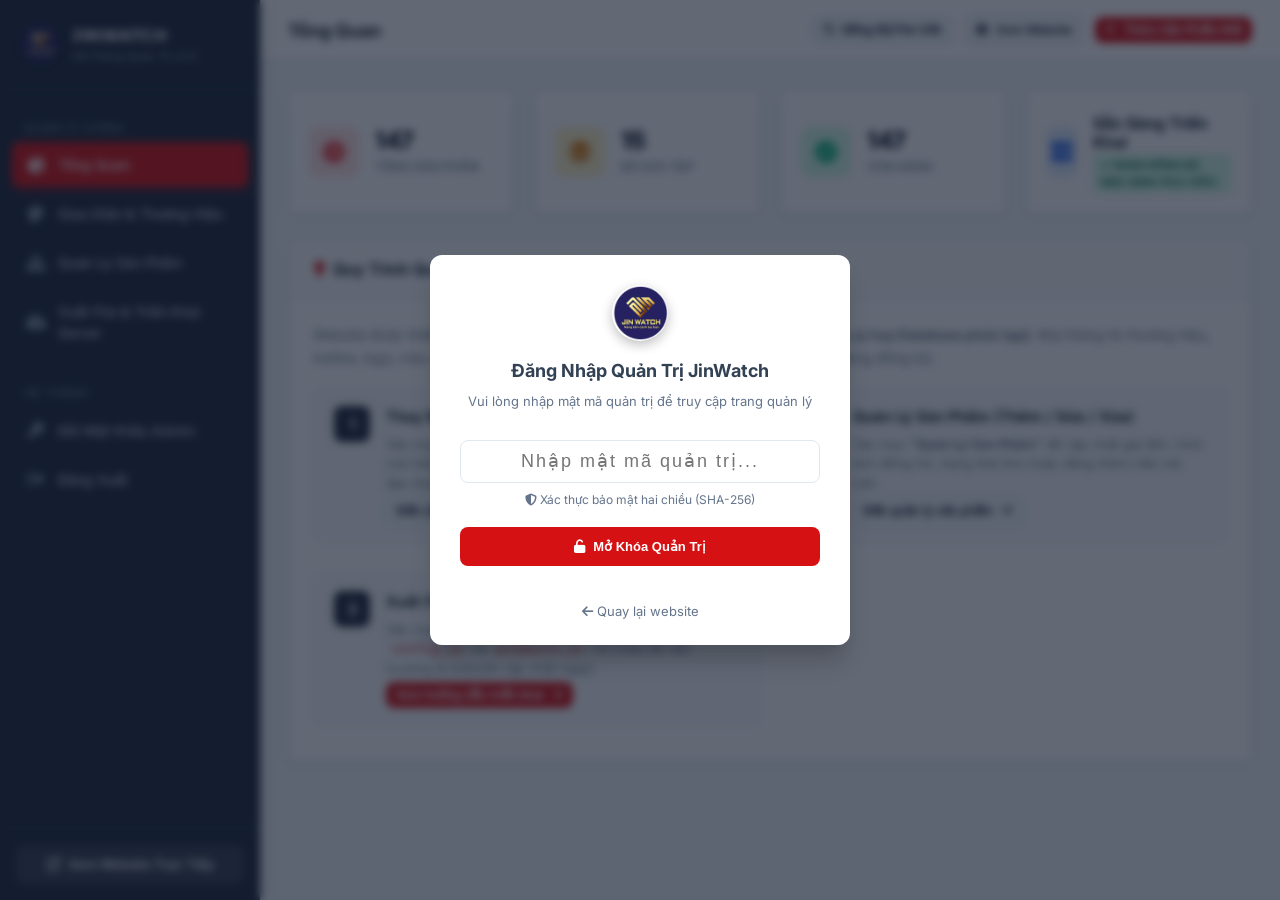
<file: admin.html>
<!DOCTYPE html>
<html lang="vi">
<head>
  <meta charset="UTF-8">
  <meta name="viewport" content="width=device-width, initial-scale=1.0">
  <title>Quản Trị Hệ Thống – JinWatch Control Panel</title>
  
  <link rel="shortcut icon" href="assets/favicon.png" type="image/png">
  
  <!-- Google Fonts & Font Awesome -->
  <link rel="preconnect" href="https://fonts.googleapis.com">
  <link rel="preconnect" href="https://fonts.gstatic.com" crossorigin>
  <link href="https://fonts.googleapis.com/css2?family=Inter:wght@300;400;500;600;700;800&family=Montserrat:wght@600;700;800&display=swap" rel="stylesheet">
  <link rel="stylesheet" href="https://cdnjs.cloudflare.com/ajax/libs/font-awesome/6.4.2/css/all.min.css">
  
  <!-- Admin Stylesheet -->
  <link rel="stylesheet" href="css/admin.css">
</head>
<body>

  <!-- ========================================================
       AUTH MODAL (PASSCODE LOGIN)
       ======================================================== -->
  <div class="admin-modal-overlay active" id="authModal">
    <div class="admin-modal" style="max-width: 420px; text-align: center;">
      <div class="admin-modal-header" style="justify-content: center; flex-direction: column; gap: 8px; border: none; padding-top: 30px;">
        <img src="assets/favicon.png" alt="JinWatch" style="margin: 0 auto; width: 56px; height: 56px; border-radius: 50%; box-shadow: 0 4px 12px rgba(0,0,0,0.25);">
        <h3 style="font-size: 18px; margin-top: 8px;">Đăng Nhập Quản Trị JinWatch</h3>
        <p style="font-size: 13px; color: var(--admin-text-muted);">Vui lòng nhập mật mã quản trị để truy cập trang quản lý</p>
      </div>
      <div class="admin-modal-body" style="padding: 10px 30px 20px;">
        <div class="form-group">
          <input type="password" id="adminPasscodeInput" class="form-control" 
                 placeholder="Nhập mật mã quản trị..." style="text-align: center; font-size: 18px; letter-spacing: 2px;"
                 onkeydown="if(event.key === 'Enter') verifyAdminPasscode()">
          <div id="authAttemptsMsg" class="form-help" style="margin-top: 8px; color: var(--admin-text-muted);">
            <i class="fa fa-shield-halved"></i> Xác thực bảo mật hai chiều (SHA-256)
          </div>
        </div>
        <button class="btn btn-primary" id="btnAdminUnlock" style="width: 100%; padding: 12px;" onclick="verifyAdminPasscode()">
          <i class="fa fa-unlock"></i> Mở Khóa Quản Trị
        </button>
      </div>
      <div class="admin-modal-footer" style="justify-content: center; background: none; border: none; padding-bottom: 24px;">
        <a href="index.html" style="font-size: 13px; color: var(--admin-text-muted); text-decoration: none;">
          <i class="fa fa-arrow-left"></i> Quay lại website
        </a>
      </div>
    </div>
  </div>

  <!-- ========================================================
       MAIN ADMIN LAYOUT
       ======================================================== -->
  <div class="admin-layout" id="adminMainLayout">
    
    <!-- Sidebar Navigation -->
    <aside class="admin-sidebar" id="adminSidebar">
      <div class="sidebar-header">
        <img src="assets/favicon.png" alt="JinWatch" style="width: 40px; height: 40px; border-radius: 50%; object-fit: cover; box-shadow: 0 2px 8px rgba(0,0,0,0.3);">
        <div class="sidebar-title">
          <h2>JINWATCH</h2>
          <span>Hệ Thống Quản Trị v2.0</span>
        </div>
      </div>

      <nav class="sidebar-nav">
        <div class="nav-section-title">QUẢN LÝ CHÍNH</div>
        <div class="nav-item active" onclick="switchTab('tabOverview', this)">
          <i class="fa fa-chart-pie"></i>
          <span>Tổng Quan</span>
        </div>
        <div class="nav-item" onclick="switchTab('tabTheme', this)">
          <i class="fa fa-palette"></i>
          <span>Giao Diện & Thương Hiệu</span>
        </div>
        <div class="nav-item" onclick="switchTab('tabProducts', this)">
          <i class="fa fa-boxes-stacked"></i>
          <span>Quản Lý Sản Phẩm</span>
        </div>
        <div class="nav-item" onclick="switchTab('tabDeploy', this)">
          <i class="fa fa-cloud-arrow-up"></i>
          <span>Xuất File & Triển Khai Server</span>
        </div>

        <div class="nav-section-title" style="margin-top: 20px;">HỆ THỐNG</div>
        <div class="nav-item" onclick="changeAdminPasscode()">
          <i class="fa fa-key"></i>
          <span>Đổi Mật Khẩu Admin</span>
        </div>
        <div class="nav-item" onclick="adminLogout()">
          <i class="fa fa-right-from-bracket"></i>
          <span>Đăng Xuất</span>
        </div>
      </nav>

      <div class="sidebar-footer">
        <a href="index.html" target="_blank" class="btn-sidebar-view" title="Mở trang chủ website trong tab mới">
          <i class="fa fa-arrow-up-right-from-square"></i> Xem Website Trực Tiếp
        </a>
      </div>
    </aside>

    <!-- Main Content -->
    <main class="admin-main">
      
      <!-- Top Navigation Bar -->
      <header class="admin-topbar">
        <div class="topbar-left">
          <button class="mobile-sidebar-toggle" onclick="toggleMobileSidebar()" title="Menu">
            <i class="fa fa-bars"></i>
          </button>
          <h1 class="topbar-title" id="currentTabTitle">Tổng Quan</h1>
        </div>

        <div class="topbar-actions">
          <button class="btn btn-secondary btn-sm" onclick="clearAllDraftOverrides()" title="Xóa bộ nhớ tạm (Đồng bộ lại từ file config.js và products.js gốc)">
            <i class="fa fa-rotate-left"></i> Đồng Bộ File Gốc
          </button>
          <a href="index.html" target="_blank" class="btn btn-secondary btn-sm" title="Xem website">
            <i class="fa fa-globe"></i> Xem Website
          </a>
          <button class="btn btn-primary btn-sm" onclick="switchTab('tabProducts', document.querySelectorAll('.sidebar-nav .nav-item')[2]); openAddProductModal()">
            <i class="fa fa-plus"></i> Thêm Sản Phẩm Mới
          </button>
        </div>
      </header>

      <!-- Body Container -->
      <div class="admin-body">

        <!-- ====================================================
             TAB 1: TỔNG QUAN (DASHBOARD)
             ==================================================== -->
        <section class="tab-content active" id="tabOverview">
          <!-- Stats Grid -->
          <div class="stats-grid">
            <div class="stat-card">
              <div class="stat-icon red"><i class="fa fa-clock"></i></div>
              <div class="stat-info">
                <div class="stat-value" id="statTotalProducts">143</div>
                <div class="stat-label">Tổng Sản Phẩm</div>
              </div>
            </div>

            <div class="stat-card">
              <div class="stat-icon gold"><i class="fa fa-layer-group"></i></div>
              <div class="stat-info">
                <div class="stat-value" id="statTotalCollections">9</div>
                <div class="stat-label">Bộ Sưu Tập</div>
              </div>
            </div>

            <div class="stat-card">
              <div class="stat-icon green"><i class="fa fa-circle-check"></i></div>
              <div class="stat-info">
                <div class="stat-value" id="statInStock">143</div>
                <div class="stat-label">Còn Hàng</div>
              </div>
            </div>

            <div class="stat-card">
              <div class="stat-icon blue"><i class="fa fa-server"></i></div>
              <div class="stat-info">
                <div class="stat-value" style="font-size: 16px; font-weight: 700; margin-top: 4px;">Sẵn Sàng Triển Khai</div>
                <div class="stat-label" id="overviewConfigStatus">Đang đồng bộ mặc định</div>
              </div>
            </div>
          </div>

          <!-- Quick Action Guide -->
          <div class="admin-card">
            <div class="card-header">
              <h3><i class="fa fa-lightbulb"></i> Quy Trình Quản Trị & Bàn Giao Website Cho Khách Hàng</h3>
            </div>
            <div class="card-body">
              <p style="margin-bottom: 20px; color: var(--admin-text-muted); font-size: 14px; line-height: 1.6;">
                Website được thiết kế theo kiến trúc <strong>Zero-Dependency (Không cần cài đặt Node.js hay Database phức tạp)</strong>. 
                Mọi thông tin thương hiệu, hotline, logo, màu sắc và danh mục sản phẩm đều được quản lý tập trung và tự động đồng bộ.
              </p>

              <div class="form-grid">
                <div class="deploy-step-card">
                  <div class="deploy-step-number">1</div>
                  <div class="deploy-step-content">
                    <h4>Thay Đổi Giao Diện & Thông Tin Shop</h4>
                    <p>Vào mục <strong>"Giao Diện & Thương Hiệu"</strong> để chỉnh sửa tên cửa hàng, hotline, Zalo, địa chỉ, hoặc chọn màu sắc chủ đạo theo sở thích.</p>
                    <button class="btn btn-secondary btn-sm" onclick="switchTab('tabTheme', document.querySelectorAll('.sidebar-nav .nav-item')[1])">
                      Đến cấu hình giao diện <i class="fa fa-arrow-right"></i>
                    </button>
                  </div>
                </div>

                <div class="deploy-step-card">
                  <div class="deploy-step-number">2</div>
                  <div class="deploy-step-content">
                    <h4>Quản Lý Sản Phẩm (Thêm / Sửa / Xóa)</h4>
                    <p>Vào mục <strong>"Quản Lý Sản Phẩm"</strong> để cập nhật giá tiền, hình ảnh đồng hồ, trạng thái kho hoặc đăng thêm mẫu mã mới.</p>
                    <button class="btn btn-secondary btn-sm" onclick="switchTab('tabProducts', document.querySelectorAll('.sidebar-nav .nav-item')[2])">
                      Đến quản lý sản phẩm <i class="fa fa-arrow-right"></i>
                    </button>
                  </div>
                </div>

                <div class="deploy-step-card">
                  <div class="deploy-step-number">3</div>
                  <div class="deploy-step-content">
                    <h4>Xuất File & Đưa Lên Server / Hosting</h4>
                    <p>Vào mục <strong>"Xuất File & Triển Khai Server"</strong> để tải về 2 file <code class="code-badge">config.js</code> và <code class="code-badge">products.js</code> rồi chép đè vào hosting là website cập nhật ngay!</p>
                    <button class="btn btn-primary btn-sm" onclick="switchTab('tabDeploy', document.querySelectorAll('.sidebar-nav .nav-item')[3])">
                      Xem hướng dẫn triển khai <i class="fa fa-arrow-right"></i>
                    </button>
                  </div>
                </div>
              </div>
            </div>
          </div>
        </section>

        <!-- ====================================================
             TAB 2: GIAO DIỆN & THƯƠNG HIỆU
             ==================================================== -->
        <section class="tab-content" id="tabTheme">
          
          <!-- Card: Theme Colors -->
          <div class="admin-card">
            <div class="card-header">
              <h3><i class="fa fa-palette"></i> Cấu Hình Màu Sắc Thương Hiệu</h3>
              <button class="btn btn-secondary btn-sm" onclick="resetConfigToDefault()">
                <i class="fa fa-rotate-left"></i> Khôi phục màu gốc
              </button>
            </div>
            <div class="card-body">
              <div class="form-grid">
                <!-- Primary Color -->
                <div class="form-group">
                  <label>Màu Chủ Đạo (Primary Color):</label>
                  <div class="color-picker-box">
                    <input type="color" id="themePrimaryColor" class="color-input-preview" value="#d61114">
                    <input type="text" id="themePrimaryHex" class="form-control" style="width: 140px; font-family: monospace;" value="#d61114">
                  </div>
                  <div class="color-presets">
                    <div class="color-chip" style="background:#d61114;" title="Đỏ Ruby Luxury" onclick="setPrimaryPreset('#d61114')"></div>
                    <div class="color-chip" style="background:#0f52ba;" title="Xanh Sapphire" onclick="setPrimaryPreset('#0f52ba')"></div>
                    <div class="color-chip" style="background:#1e2022;" title="Đen Huyền Bí" onclick="setPrimaryPreset('#1e2022')"></div>
                    <div class="color-chip" style="background:#0d7e5d;" title="Xanh Emerald" onclick="setPrimaryPreset('#0d7e5d')"></div>
                    <div class="color-chip" style="background:#7c2d12;" title="Nâu Hổ Phách" onclick="setPrimaryPreset('#7c2d12')"></div>
                    <div class="color-chip" style="background:#6366f1;" title="Tím Indigo" onclick="setPrimaryPreset('#6366f1')"></div>
                  </div>
                  <div class="form-help">Màu áp dụng cho nút Mua ngay, Giỏ hàng, Thẻ giảm giá và các thành phần chính.</div>
                </div>

                <!-- Gold / Accent Color -->
                <div class="form-group">
                  <label>Màu Điểm Nhấn / Vàng Kim (Gold Accent):</label>
                  <div class="color-picker-box">
                    <input type="color" id="themeGoldColor" class="color-input-preview" value="#c89b3c">
                    <input type="text" id="themeGoldHex" class="form-control" style="width: 140px; font-family: monospace;" value="#c89b3c">
                  </div>
                  <div class="color-presets">
                    <div class="color-chip" style="background:#c89b3c;" title="Vàng Hoàng Gia" onclick="setGoldPreset('#c89b3c')"></div>
                    <div class="color-chip" style="background:#dfb15b;" title="Vàng Ánh Kim Sáng" onclick="setGoldPreset('#dfb15b')"></div>
                    <div class="color-chip" style="background:#e67e22;" title="Cam Luxury" onclick="setGoldPreset('#e67e22')"></div>
                    <div class="color-chip" style="background:#3b82f6;" title="Xanh Cyan Accent" onclick="setGoldPreset('#3b82f6')"></div>
                  </div>
                  <div class="form-help">Màu áp dụng cho icon vương miện, viền luxury, ngôi sao đánh giá.</div>
                </div>
              </div>

              <!-- Live Preview Widget -->
              <div class="live-preview-widget">
                <div style="font-size: 12px; font-weight: 700; text-transform: uppercase; color: var(--admin-text-muted); margin-bottom: 10px;">
                  Xem trước trực quan khi đổi màu (Live Preview)
                </div>
                <div class="preview-bar" id="previewHeaderBar">
                  <div style="display: flex; align-items: center; gap: 8px;">
                    <i class="fa fa-gem" id="previewGoldText" style="color: #c89b3c;"></i>
                    <strong style="font-size: 13px;">JIN WATCH - ĐỒNG HỒ CHÍNH HÃNG</strong>
                  </div>
                  <div class="preview-buttons">
                    <span id="previewPrimaryBadge" style="background-color: #d61114; color: #fff; padding: 2px 8px; border-radius: 4px; font-size: 11px; font-weight: 700;">-24% SALE</span>
                    <button id="previewPrimaryBtn" class="btn btn-sm" style="background-color: #d61114; color: #fff;">MUA NGAY</button>
                  </div>
                </div>
              </div>
            </div>
          </div>

          <!-- Card: Brand Identity -->
          <div class="admin-card">
            <div class="card-header">
              <h3><i class="fa fa-tag"></i> Thông Tin Thương Hiệu & Logo</h3>
            </div>
            <div class="card-body">
              <div class="form-grid">
                <div class="form-group">
                  <label>Tên Cửa Hàng / Thương Hiệu:</label>
                  <input type="text" id="cfgBrandName" class="form-control" placeholder="Jin Watch">
                </div>

                <div class="form-group">
                  <label>Khẩu Hiệu / Tagline:</label>
                  <input type="text" id="cfgTagline" class="form-control" placeholder="ĐỒNG HỒ CHÍNH HÃNG">
                </div>

                <div class="form-group" style="grid-column: 1 / -1;">
                  <label>Slogan Đầu Trang (Header Topbar):</label>
                  <input type="text" id="cfgSlogan" class="form-control" placeholder="Jin Watch - Đồng Hồ Chính Hãng Giá Tốt">
                </div>

                <div class="form-group">
                  <label>Đường Dẫn Ảnh Logo (Logo URL):</label>
                  <div style="display: flex; gap: 8px;">
                    <input type="text" id="cfgLogoUrl" class="form-control" placeholder="https://.../logo.png">
                    <label class="btn btn-secondary" style="white-space: nowrap; cursor: pointer;">
                      <i class="fa fa-upload"></i> Chọn Ảnh
                      <input type="file" accept="image/*" style="display: none;" onchange="handleLocalImageUpload(event, 'cfgLogoUrl')">
                    </label>
                  </div>
                </div>

                <div class="form-group">
                  <label>Đường Dẫn Favicon (Biểu Tượng Tab Trình Duyệt):</label>
                  <div style="display: flex; gap: 8px;">
                    <input type="text" id="cfgFaviconUrl" class="form-control" placeholder="https://.../favicon.png">
                    <label class="btn btn-secondary" style="white-space: nowrap; cursor: pointer;">
                      <i class="fa fa-upload"></i> Chọn Ảnh
                      <input type="file" accept="image/*" style="display: none;" onchange="handleLocalImageUpload(event, 'cfgFaviconUrl')">
                    </label>
                  </div>
                </div>
              </div>
            </div>
          </div>

          <!-- Card: Contact & Socials -->
          <div class="admin-card">
            <div class="card-header">
              <h3><i class="fa fa-phone"></i> Thông Tin Liên Hệ & Mạng Xã Hội</h3>
            </div>
            <div class="card-body">
              <div class="form-grid">
                <div class="form-group">
                  <label>Hotline Hiển Thị:</label>
                  <input type="text" id="cfgHotline" class="form-control" placeholder="0932.1234.73" oninput="autoSyncHotline(this.value)">
                  <div class="form-help">Tự động đồng bộ số quay và cập nhật toàn bộ nút Gọi trên website</div>
                </div>

                <div class="form-group">
                  <label>Hotline Quay Số (Không có dấu chấm):</label>
                  <input type="text" id="cfgHotlineTel" class="form-control" placeholder="0932123473">
                </div>

                <div class="form-group">
                  <label>Số Zalo Hiển Thị:</label>
                  <input type="text" id="cfgZalo" class="form-control" placeholder="0845.0136.19" oninput="autoSyncZalo(this.value)">
                  <div class="form-help">Nhập số Zalo sẽ tự tạo link zalo.me và cập nhật tất cả nút Zalo trên web</div>
                </div>

                <div class="form-group">
                  <label>Link Nhắn Zalo:</label>
                  <input type="text" id="cfgZaloLink" class="form-control" placeholder="https://zalo.me/0845013619">
                </div>

                <div class="form-group">
                  <label>Email Hỗ Trợ Khách Hàng:</label>
                  <input type="email" id="cfgEmail" class="form-control" placeholder="jinwatch.hcm@gmail.com">
                </div>

                <div class="form-group">
                  <label>Fanpage Facebook:</label>
                  <input type="text" id="cfgFacebook" class="form-control" placeholder="https://www.facebook.com/JinWatchPro" oninput="autoSyncFacebook(this.value)">
                </div>

                <div class="form-group" style="grid-column: 1 / -1;">
                  <label>Địa Chỉ Cửa Hàng:</label>
                  <input type="text" id="cfgAddress" class="form-control" placeholder="357 Bình Thành, P. Bình Hưng Hòa B, Q. Bình Tân, TP. Hồ Chí Minh">
                </div>

                <div class="form-group" style="grid-column: 1 / -1;">
                  <label>Ghi Chú Địa Chỉ:</label>
                  <input type="text" id="cfgAddressNote" class="form-control" placeholder="(Tất cả các mẫu vui lòng liên hệ trước để đặt hàng)">
                </div>

                <div class="form-group" style="grid-column: 1 / -1;">
                  <label>Mã Nhúng Bản Đồ Google Maps (iframe src):</label>
                  <input type="text" id="cfgMapUrl" class="form-control" placeholder="https://www.google.com/maps/embed?pb=...">
                </div>
              </div>
            </div>
          </div>

          <!-- Card: SEO -->
          <div class="admin-card">
            <div class="card-header">
              <h3><i class="fa fa-magnifying-glass"></i> Cấu Hình SEO & Tiêu Đề Website</h3>
            </div>
            <div class="card-body">
              <div class="form-group">
                <label>Tiêu Đề Trang Chủ (Page Title):</label>
                <input type="text" id="cfgSeoTitle" class="form-control" placeholder="Đồng Hồ Chính Hãng – Jin Watch">
              </div>
              <div class="form-group">
                <label>Mô Tả Trang Web (Meta Description):</label>
                <textarea id="cfgSeoDesc" class="form-control" rows="3" placeholder="Jin Watch - Hệ thống phân phối đồng hồ chính hãng giá tốt tại Việt Nam..."></textarea>
              </div>
              <div class="form-group">
                <label>Từ Khóa SEO (Keywords):</label>
                <input type="text" id="cfgSeoKeywords" class="form-control" placeholder="đồng hồ chính hãng, đồng hồ nam, carnival, seiko...">
              </div>
            </div>
          </div>

          <!-- Save Actions -->
          <div style="display: flex; gap: 12px; justify-content: flex-end; margin-bottom: 40px;">
            <button class="btn btn-secondary" onclick="resetConfigToDefault()" title="Khôi phục lại giao diện theo file config.js gốc">
              <i class="fa fa-rotate-left"></i> Khôi Phục config.js Gốc
            </button>
            <button class="btn btn-primary" onclick="saveThemeAndBrandConfig()" style="padding: 12px 28px; font-size: 14px;">
              <i class="fa fa-floppy-disk"></i> Lưu Cấu Hình Giao Diện
            </button>
          </div>
        </section>

        <!-- ====================================================
             TAB 3: QUẢN LÝ SẢN PHẨM
             ==================================================== -->
        <section class="tab-content" id="tabProducts">
          
          <div class="admin-card">
            <div class="card-header">
              <h3><i class="fa fa-boxes-stacked"></i> Danh Sách Sản Phẩm</h3>
              <div style="display: flex; gap: 10px;">
                <button class="btn btn-secondary btn-sm" onclick="resetProductsToDefault()" title="Khôi phục danh sách 143 sản phẩm gốc">
                  <i class="fa fa-rotate-left"></i> Khôi phục 143 mẫu gốc
                </button>
                <button class="btn btn-primary btn-sm" onclick="openAddProductModal()">
                  <i class="fa fa-plus"></i> Thêm Sản Phẩm Mới
                </button>
              </div>
            </div>

            <div class="card-body">
              <!-- Toolbar -->
              <div class="table-toolbar">
                <div class="table-search-group">
                  <input type="text" id="productSearchInput" class="form-control" placeholder="Tìm theo tên sản phẩm, mã SKU...">
                </div>

                <div style="display: flex; gap: 8px; flex-wrap: wrap;">
                  <!-- Vendor filter -->
                  <select id="filterVendorSelect" class="form-control" style="width: 170px;">
                    <option value="all">Tất cả thương hiệu</option>
                    <option value="OLYM PIANUS">OLYM PIANUS</option>
                    <option value="CARNIVAL">CARNIVAL</option>
                    <option value="BENTLEY">BENTLEY</option>
                    <option value="SEIKO">SEIKO</option>
                    <option value="CITIZEN">CITIZEN</option>
                    <option value="ORIENT">ORIENT</option>
                    <option value="TISSOT">TISSOT</option>
                    <option value="MOVADO">MOVADO</option>
                    <option value="SALVATORE FERRAGAMO">SALVATORE FERRAGAMO</option>
                    <option value="ALEXANDER FERROS">ALEXANDER FERROS</option>
                  </select>

                  <!-- Collection filter -->
                  <select id="filterCollectionSelect" class="form-control" style="width: 190px;">
                    <option value="all">Tất cả danh mục</option>
                    <option value="OLYM PIANUS">OLYM PIANUS</option>
                    <option value="ALEXANDER FERROS">ALEXANDER FERROS</option>
                    <option value="CARNIVAL">CARNIVAL</option>
                    <option value="ĐỒNG HỒ NỮ CARNIVAL">ĐỒNG HỒ NỮ CARNIVAL</option>
                    <option value="ĐỒNG HỒ BENTLEY">ĐỒNG HỒ BENTLEY</option>
                    <option value="SEIKO">SEIKO</option>
                    <option value="SUN AND MOON">SUN AND MOON</option>
                    <option value="TISSOT - THUỴ SỸ">TISSOT - THUỴ SỸ</option>
                    <option value="MOVADO">MOVADO</option>
                    <option value="ĐỒNG HỒ MOVADO NAM">ĐỒNG HỒ MOVADO NAM</option>
                    <option value="ĐỒNG HỒ MOVADO NỮ">ĐỒNG HỒ MOVADO NỮ</option>
                    <option value="SALVATORE FERRAGAMO">SALVATORE FERRAGAMO</option>
                    <option value="ĐỒNG HỒ SALVATORE FERRAGAMO NAM">ĐỒNG HỒ SALVATORE FERRAGAMO NAM</option>
                    <option value="ĐỒNG HỒ SALVATORE FERRAGAMO NỮ">ĐỒNG HỒ SALVATORE FERRAGAMO NỮ</option>
                    <option value="ĐỒNG HỒ NỮ">ĐỒNG HỒ NỮ</option>
                  </select>

                  <!-- Gender filter -->
                  <select id="filterGenderSelect" class="form-control" style="width: 135px;">
                    <option value="all">Tất cả giới tính</option>
                    <option value="Nam">Đồng hồ Nam</option>
                    <option value="Nữ">Đồng hồ Nữ</option>
                    <option value="Đôi">Cặp đôi</option>
                  </select>

                  <!-- Stock filter -->
                  <select id="filterStockSelect" class="form-control" style="width: 120px;">
                    <option value="all">Tất cả kho</option>
                    <option value="in_stock">Còn hàng</option>
                    <option value="out_of_stock">Tạm hết</option>
                  </select>
                </div>
              </div>

              <!-- Product Table -->
              <div class="product-table-wrapper">
                <table class="admin-table">
                  <thead>
                    <tr>
                      <th style="width: 70px; text-align: center;">Hình Ảnh</th>
                      <th>Tên & Mã Đồng Hồ</th>
                      <th>Thương Hiệu</th>
                      <th>Danh Mục</th>
                      <th>Giá Bán</th>
                      <th>Trạng Thái</th>
                      <th style="width: 120px; text-align: center;">Thao Tác</th>
                    </tr>
                  </thead>
                  <tbody id="productsTableBody">
                    <!-- Populated by admin.js -->
                  </tbody>
                </table>
              </div>

              <!-- Pagination -->
              <div class="table-pagination">
                <div style="font-size: 13px; color: var(--admin-text-muted);" id="productCountInfo">
                  Hiển thị sản phẩm...
                </div>
                <div class="pagination-controls" id="paginationControls">
                  <!-- Pagination buttons -->
                </div>
              </div>

            </div>
          </div>

        </section>

        <!-- ====================================================
             TAB 4: XUẤT FILE & TRIỂN KHAI SERVER / CLOUDFLARE
             ==================================================== -->
        <section class="tab-content" id="tabDeploy">
          
          <!-- CLOUDFLARE PAGES CI/CD & 1-CLICK DEPLOY CARD -->
          <div class="cf-deploy-card">
            <div class="cf-card-header">
              <div style="display: flex; align-items: center; gap: 14px;">
                <div style="width: 46px; height: 46px; border-radius: 10px; background: #f38020; color: #fff; display: flex; align-items: center; justify-content: center; font-size: 24px; box-shadow: 0 4px 12px rgba(243, 128, 32, 0.35);">
                  <i class="fa-brands fa-cloudflare"></i>
                </div>
                <div>
                  <h3 style="color: #9a3412; font-size: 18px; margin: 0; display: flex; align-items: center; gap: 10px;">
                    Tự Động Triển Khai Cloudflare Pages
                    <span style="background: #10b981; color: #fff; font-size: 11px; font-weight: 700; padding: 3px 10px; border-radius: 20px; letter-spacing: 0.5px;">CI/CD AUTO</span>
                  </h3>
                  <p style="font-size: 13px; color: #7c2d12; margin: 3px 0 0;">
                    Kết nối GitHub &rarr; Mỗi khi bạn <strong>Push code</strong> hoặc <strong>Lưu cấu hình</strong>, Cloudflare tự động Deploy bản mới ra toàn cầu trong 15-30 giây!
                  </p>
                </div>
              </div>
              <div style="display: flex; gap: 8px;">
                <a href="https://dash.cloudflare.com" target="_blank" rel="noopener noreferrer" class="btn btn-secondary btn-sm" style="border-color: #fdba74; color: #9a3412; background: #fff;">
                  <i class="fa-solid fa-arrow-up-right-from-square"></i> Mở Cloudflare Dashboard
                </a>
              </div>
            </div>

            <div class="cf-card-body">
              
              <!-- 1-Click Deploy Panel -->
              <div style="background: #fff; border: 1px solid #fed7aa; border-radius: 8px; padding: 20px; margin-bottom: 24px; box-shadow: 0 2px 10px rgba(243, 128, 32, 0.05);">
                <div style="display: flex; align-items: center; justify-content: space-between; margin-bottom: 14px; flex-wrap: wrap; gap: 10px;">
                  <h4 style="font-size: 16px; font-weight: 700; color: #1e293b; margin: 0; display: flex; align-items: center; gap: 8px;">
                    <i class="fa-brands fa-github" style="font-size: 20px;"></i> 1-Click Đẩy Lên GitHub & Auto Deploy Cloudflare
                  </h4>
                  <span style="font-size: 12px; color: var(--admin-text-muted);">
                    <i class="fa fa-shield-halved" style="color: #10b981;"></i> Token được lưu bảo mật trong trình duyệt
                  </span>
                </div>

                <div class="form-grid" style="grid-template-columns: 1fr 1fr 2fr; gap: 14px; margin-bottom: 16px;">
                  <div class="form-group" style="margin: 0;">
                    <label style="font-size: 12px; font-weight: 600; color: #475569;">GitHub Repository:</label>
                    <input type="text" id="cfGithubRepo" class="form-control" value="hanzozo2202/jinwatch-web" placeholder="owner/repo">
                  </div>
                  <div class="form-group" style="margin: 0;">
                    <label style="font-size: 12px; font-weight: 600; color: #475569;">Nhánh (Branch):</label>
                    <input type="text" id="cfGithubBranch" class="form-control" value="main" placeholder="main">
                  </div>
                  <div class="form-group" style="margin: 0;">
                    <label style="font-size: 12px; font-weight: 600; color: #475569; display: flex; justify-content: space-between;">
                      <span>GitHub Personal Access Token (PAT):</span>
                      <a href="https://github.com/settings/tokens/new?scopes=repo&description=JinWatch_Admin_Deploy" target="_blank" rel="noopener noreferrer" style="color: var(--admin-info); text-decoration: underline; font-weight: 400;">
                        Tạo token nhanh (30s)
                      </a>
                    </label>
                    <div style="display: flex; gap: 8px;">
                      <input type="password" id="cfGithubToken" class="form-control" placeholder="ghp_xxxxxxxxxxxxxxxxxxxx" style="letter-spacing: 1px;">
                      <button type="button" class="btn btn-secondary" onclick="toggleGithubTokenVisibility()" title="Ẩn/Hiện token" style="padding: 0 12px;">
                        <i class="fa fa-eye" id="cfTokenEyeIcon"></i>
                      </button>
                      <button type="button" class="btn btn-secondary" onclick="saveGitHubDeploySettings()" title="Lưu token">
                        <i class="fa fa-save"></i> Lưu
                      </button>
                    </div>
                  </div>
                </div>

                <!-- Action Buttons -->
                <div style="display: flex; gap: 12px; flex-wrap: wrap; margin-bottom: 16px;">
                  <button type="button" class="btn btn-primary" onclick="triggerCloudflareDeploy(false)" style="background: linear-gradient(135deg, #f38020, #ea580c); border: none; padding: 12px 20px; font-weight: 600; box-shadow: 0 4px 12px rgba(243, 128, 32, 0.3);">
                    <i class="fa fa-rocket"></i> ĐẨY CONFIG (config.js) LÊN GITHUB & AUTO DEPLOY
                  </button>
                  <button type="button" class="btn btn-primary" onclick="triggerCloudflareDeploy(true)" style="background: linear-gradient(135deg, #c89b3c, #b48328); border: none; padding: 12px 20px; font-weight: 600; box-shadow: 0 4px 12px rgba(200, 155, 60, 0.3);">
                    <i class="fa fa-boxes-packing"></i> ĐẨY CẢ CONFIG & SẢN PHẨM LÊN GITHUB
                  </button>
                  <button type="button" class="btn btn-secondary" onclick="clearCfDeployTerminal()" style="padding: 12px 16px;" title="Xóa lịch sử log">
                    <i class="fa fa-eraser"></i> Xóa Log
                  </button>
                </div>

                <!-- Terminal Log Display -->
                <div>
                  <div style="display: flex; justify-content: space-between; align-items: center; margin-bottom: 6px;">
                    <span style="font-size: 12px; font-weight: 600; color: #475569;">
                      <i class="fa fa-terminal"></i> Trạng Thái Triển Khai Real-time:
                    </span>
                    <span id="cfDeployStatusBadge" style="font-size: 11px; padding: 2px 8px; border-radius: 12px; background: #e2e8f0; color: #475569;">
                      Chờ lệnh...
                    </span>
                  </div>
                  <div class="cf-terminal-log" id="cfDeployTerminal">JinWatch Deploy System v2.0 ready.
Nhấn nút "ĐẨY CONFIG LÊN GITHUB & AUTO DEPLOY" để tự động cập nhật website lên Cloudflare Pages.</div>
                </div>

              </div>

              <!-- Setup Cloudflare Pages Git Guide -->
              <h4 style="font-size: 15px; font-weight: 700; margin-bottom: 14px; color: #1e293b; display: flex; align-items: center; gap: 8px;">
                <i class="fa fa-circle-nodes" style="color: #f38020;"></i> Hướng Dẫn Kết Nối Cloudflare Pages Với GitHub (Chỉ cần làm 1 lần duy nhất)
              </h4>

              <div class="cf-step-card">
                <div class="cf-step-num">1</div>
                <div class="cf-step-content">
                  <h5>Đăng Nhập Cloudflare & Tạo Dự Án Pages Mới</h5>
                  <p>Truy cập <a href="https://dash.cloudflare.com" target="_blank" rel="noopener noreferrer" style="color: #f38020; font-weight: 600; text-decoration: underline;">dash.cloudflare.com</a> &rarr; Menu trái chọn <strong>Workers & Pages</strong> &rarr; Bấm <strong>Create application</strong> &rarr; Chọn tab <strong>Pages</strong> &rarr; Bấm nút <strong>Connect to Git</strong>.</p>
                </div>
              </div>

              <div class="cf-step-card">
                <div class="cf-step-num">2</div>
                <div class="cf-step-content">
                  <h5>Ủy Quyền GitHub & Chọn Repository</h5>
                  <p>Chọn tài khoản GitHub của bạn (cấp quyền truy cập nếu lần đầu), sau đó tìm và chọn repository: <code class="code-badge" style="color: #f38020; font-weight: 700;">hanzozo2202/jinwatch-web</code> &rarr; Bấm <strong>Begin setup</strong>.</p>
                </div>
              </div>

              <div class="cf-step-card">
                <div class="cf-step-num">3</div>
                <div class="cf-step-content">
                  <h5>Cấu Hình Build Cực Kỳ Đơn Giản (Static Site)</h5>
                  <p>
                    - <strong>Project name:</strong> <code>jinwatch</code> (hoặc tên bạn thích)<br>
                    - <strong>Production branch:</strong> <code>main</code><br>
                    - <strong>Framework preset:</strong> <code>None</code> (Trang tĩnh thuần)<br>
                    - <strong>Build command:</strong> <em>(để trống hoàn toàn)</em><br>
                    - <strong>Build output directory:</strong> <code>/</code> <em>(hoặc để trống)</em>
                  </p>
                </div>
              </div>

              <div class="cf-step-card">
                <div class="cf-step-num">4</div>
                <div class="cf-step-content">
                  <h5>Nhấn "Save and Deploy" & Tận Hưởng Tự Động Hóa 100%</h5>
                  <p>Cloudflare sẽ tự động kéo code, cấp phát tên miền <code>https://jinwatch-xxx.pages.dev</code> và chứng chỉ SSL HTTPS miễn phí. Kể từ lúc này, bất kỳ lần nào bạn chạy lệnh <code>git push jin main</code> hoặc ấn nút <strong>1-Click Deploy</strong> ở trên, Cloudflare Pages sẽ <strong>tự động nhận diện và cập nhật website ngay lập tức trong 15-30 giây!</strong></p>
                </div>
              </div>

              <!-- Terminal Command Guide For Developers -->
              <div style="background: #f1f5f9; border-radius: 8px; padding: 16px; margin-top: 18px; border-left: 4px solid #3b82f6;">
                <h5 style="font-size: 13px; font-weight: 700; color: #1e293b; margin-bottom: 6px;">
                  <i class="fa fa-terminal" style="color: #3b82f6;"></i> Cách Deploy Nhanh Bằng Lệnh Git Từ Máy Tính:
                </h5>
                <pre style="background: #1e293b; color: #f8fafc; padding: 12px 14px; border-radius: 6px; font-size: 13px; font-family: monospace; overflow-x: auto; margin: 0;">git add .
git commit -m "Cập nhật cấu hình & giao diện"
git push jin main</pre>
                <div style="font-size: 12px; color: #64748b; margin-top: 6px;">
                  Cloudflare Pages sẽ tự động kích hoạt tiến trình triển khai ngay khi lệnh push hoàn tất!
                </div>
              </div>

            </div>
          </div>

          <!-- MANUAL DOWNLOAD BACKUP CARD -->
          <div class="admin-card">
            <div class="card-header">
              <h3><i class="fa fa-download"></i> Tải Về File Cập Nhật Dự Phòng (Thủ Công)</h3>
            </div>
            <div class="card-body">
              <p style="margin-bottom: 24px; color: var(--admin-text-muted); font-size: 14px; line-height: 1.6;">
                Nếu bạn muốn lưu trữ bản sao lưu trên máy tính hoặc tải lên các Hosting truyền thống khác (cPanel, VPS), bạn có thể tải 3 file bên dưới:
              </p>

              <!-- Download Action Cards -->
              <div class="form-grid" style="margin-bottom: 30px;">
                <div style="border: 1px solid var(--admin-border); border-radius: var(--admin-radius); padding: 24px; background: #fff; text-align: center;">
                  <i class="fa fa-file-code" style="font-size: 40px; color: var(--admin-accent); margin-bottom: 12px; display: block;"></i>
                  <h4 style="font-size: 16px; margin-bottom: 6px;">1. File Cấu Hình Giao Diện</h4>
                  <p style="font-size: 13px; color: var(--admin-text-muted); margin-bottom: 16px;">
                    Chứa màu sắc, logo, hotline, địa chỉ và thông tin thương hiệu.
                  </p>
                  <button class="btn btn-primary" onclick="downloadConfigFile()" style="width: 100%;">
                    <i class="fa fa-download"></i> Tải Về config.js
                  </button>
                  <div style="font-size: 11px; color: var(--admin-text-muted); margin-top: 8px;">
                    Vị trí đặt: Thư mục gốc website
                  </div>
                </div>

                <div style="border: 1px solid var(--admin-border); border-radius: var(--admin-radius); padding: 24px; background: #fff; text-align: center;">
                  <i class="fa fa-boxes-stacked" style="font-size: 40px; color: var(--admin-gold); margin-bottom: 12px; display: block;"></i>
                  <h4 style="font-size: 16px; margin-bottom: 6px;">2. File Danh Mục Sản Phẩm</h4>
                  <p style="font-size: 13px; color: var(--admin-text-muted); margin-bottom: 16px;">
                    Chứa toàn bộ danh sách sản phẩm, giá bán, hình ảnh và phân loại.
                  </p>
                  <button class="btn btn-primary" onclick="downloadProductsJsFile()" style="width: 100%; background-color: var(--admin-gold);">
                    <i class="fa fa-download"></i> Tải Về data/products.js
                  </button>
                  <div style="font-size: 11px; color: var(--admin-text-muted); margin-top: 8px;">
                    Vị trí đặt: Thư mục <code class="code-badge">data/</code> của website
                  </div>
                </div>

                <div style="border: 1px solid var(--admin-border); border-radius: var(--admin-radius); padding: 24px; background: #fff; text-align: center;">
                  <i class="fa fa-database" style="font-size: 40px; color: var(--admin-info); margin-bottom: 12px; display: block;"></i>
                  <h4 style="font-size: 16px; margin-bottom: 6px;">3. File Dữ Liệu Gốc JSON</h4>
                  <p style="font-size: 13px; color: var(--admin-text-muted); margin-bottom: 16px;">
                    Dùng để sao lưu dự phòng (backup) hoặc đồng bộ cơ sở dữ liệu nếu cần.
                  </p>
                  <button class="btn btn-secondary" onclick="downloadProductsJsonFile()" style="width: 100%;">
                    <i class="fa fa-download"></i> Tải Về products.json
                  </button>
                  <div style="font-size: 11px; color: var(--admin-text-muted); margin-top: 8px;">
                    Vị trí đặt: Thư mục <code class="code-badge">data/</code>
                  </div>
                </div>
              </div>

              <!-- Step by Step Instructions -->
              <h4 style="font-size: 16px; font-weight: 700; margin-bottom: 16px;">
                <i class="fa fa-list-check" style="color: var(--admin-accent);"></i> Các Phương Án Hosting Khác:
              </h4>

              <div class="deploy-step-card">
                <div class="deploy-step-number"><i class="fa fa-server" style="font-size: 14px;"></i></div>
                <div class="deploy-step-content">
                  <h4>Hosting cPanel / DirectAdmin (Phổ biến tại Việt Nam)</h4>
                  <p>1. Đăng nhập vào cPanel &gt; File Manager &gt; mở thư mục <code class="code-badge">public_html</code>.</p>
                  <p>2. Upload toàn bộ thư mục website này lên đó.</p>
                  <p>3. Khi có thay đổi: Chỉ cần upload đè 2 file <code class="code-badge">config.js</code> và <code class="code-badge">data/products.js</code> là xong!</p>
                </div>
              </div>

              <div class="deploy-step-card">
                <div class="deploy-step-number"><i class="fa fa-bolt" style="font-size: 14px;"></i></div>
                <div class="deploy-step-content">
                  <h4>Triển Khai Trên Vercel / Netlify</h4>
                  <p>1. Kéo thả thư mục website vào <strong>Vercel</strong> hoặc <strong>Netlify Drop</strong>.</p>
                  <p>2. Hệ thống cấp ngay tên miền và SSL miễn phí vĩnh viễn.</p>
                </div>
              </div>

              <div class="deploy-step-card">
                <div class="deploy-step-number"><i class="fa fa-terminal" style="font-size: 14px;"></i></div>
                <div class="deploy-step-content">
                  <h4>Chạy Trên VPS Linux (Nginx / Apache)</h4>
                  <p>1. Copy toàn bộ website vào thư mục <code class="code-badge">/var/www/html/jinwatch</code>.</p>
                  <p>2. Trỏ VirtualHost của Nginx hoặc Apache tới thư mục đó.</p>
                </div>
              </div>

            </div>
          </div>

        </section>

      </div>
    </main>

  </div>

  <!-- ========================================================
       MODAL THÊM / CHỈNH SỬA SẢN PHẨM
       ======================================================== -->
  <div class="admin-modal-overlay" id="productModalOverlay">
    <div class="admin-modal">
      <div class="admin-modal-header">
        <h3 id="productModalTitle">Thêm Sản Phẩm Mới</h3>
        <button class="modal-close-btn" onclick="closeProductModal()"><i class="fa fa-times"></i></button>
      </div>

      <div class="admin-modal-body">
        <div class="form-grid">
          <!-- ID / SKU -->
          <div class="form-group">
            <label>Mã Sản Phẩm (SKU / ID): <span class="required">*</span></label>
            <input type="text" id="prodId" class="form-control" placeholder="PW1035326">
          </div>

          <!-- Vendor -->
          <div class="form-group">
            <label>Thương Hiệu: <span class="required">*</span></label>
            <select id="prodVendor" class="form-control">
              <option value="OLYM PIANUS">OLYM PIANUS</option>
              <option value="CARNIVAL">CARNIVAL</option>
              <option value="BENTLEY">BENTLEY</option>
              <option value="SEIKO">SEIKO</option>
              <option value="CITIZEN">CITIZEN</option>
              <option value="ORIENT">ORIENT</option>
              <option value="TISSOT">TISSOT</option>
              <option value="MOVADO">MOVADO</option>
              <option value="SALVATORE FERRAGAMO">SALVATORE FERRAGAMO</option>
              <option value="ALEXANDER FERROS">ALEXANDER FERROS</option>
              <option value="ĐỒNG HỒ NỮ">ĐỒNG HỒ NỮ</option>
            </select>
          </div>

          <!-- Name -->
          <div class="form-group" style="grid-column: 1 / -1;">
            <label>Tên Sản Phẩm Đầy Đủ: <span class="required">*</span></label>
            <input type="text" id="prodName" class="form-control" placeholder="Ví dụ: Olym Pianus Fusion OP990-45ADDGS-GL-T ( OP990-45 )">
          </div>

          <!-- Collection -->
          <div class="form-group">
            <label>Bộ Sưu Tập / Danh Mục Hiển Thị: <span class="required">*</span></label>
            <select id="prodCollection" class="form-control">
              <option value="OLYM PIANUS">OLYM PIANUS</option>
              <option value="ALEXANDER FERROS">ALEXANDER FERROS</option>
              <option value="CARNIVAL">CARNIVAL</option>
              <option value="ĐỒNG HỒ NỮ CARNIVAL">ĐỒNG HỒ NỮ CARNIVAL</option>
              <option value="ĐỒNG HỒ BENTLEY">ĐỒNG HỒ BENTLEY</option>
              <option value="SEIKO">SEIKO</option>
              <option value="SUN AND MOON">SUN AND MOON</option>
              <option value="TISSOT - THUỴ SỸ">TISSOT - THUỴ SỸ</option>
              <option value="MOVADO">MOVADO</option>
              <option value="ĐỒNG HỒ MOVADO NAM">ĐỒNG HỒ MOVADO NAM</option>
              <option value="ĐỒNG HỒ MOVADO NỮ">ĐỒNG HỒ MOVADO NỮ</option>
              <option value="SALVATORE FERRAGAMO">SALVATORE FERRAGAMO</option>
              <option value="ĐỒNG HỒ SALVATORE FERRAGAMO NAM">ĐỒNG HỒ SALVATORE FERRAGAMO NAM</option>
              <option value="ĐỒNG HỒ SALVATORE FERRAGAMO NỮ">ĐỒNG HỒ SALVATORE FERRAGAMO NỮ</option>
              <option value="ĐỒNG HỒ NỮ">ĐỒNG HỒ NỮ</option>
            </select>
          </div>

          <!-- Gender -->
          <div class="form-group">
            <label>Phân Loại Giới Tính:</label>
            <select id="prodGender" class="form-control">
              <option value="Nam">Nam</option>
              <option value="Nữ">Nữ</option>
              <option value="Đôi">Cặp đôi</option>
            </select>
          </div>

          <!-- Price Num -->
          <div class="form-group">
            <label>Giá Bán Thực Tế (VNĐ): <span class="required">*</span></label>
            <input type="number" id="prodPriceNum" class="form-control" placeholder="Ví dụ: 6700000">
            <div class="form-help">Hệ thống sẽ tự định dạng thành 6,700,000₫</div>
          </div>

          <!-- Original Price Num -->
          <div class="form-group">
            <label>Giá Gốc / Niêm Yết (VNĐ):</label>
            <input type="number" id="prodOrigPriceNum" class="form-control" placeholder="Ví dụ: 8800000">
            <div class="form-help">Dùng để tự động tính % giảm giá sale</div>
          </div>

          <!-- Image & Multi-Angle Gallery -->
          <div class="form-group" style="grid-column: 1 / -1;">
            <label>Ảnh Đại Diện Chính (Cover Image): <span class="required">*</span></label>
            <div style="display: flex; gap: 8px;">
              <input type="text" id="prodImage" class="form-control" placeholder="assets/products/... hoặc dán link ảnh web" oninput="syncMainImageToGallery(this.value)">
              <label class="btn btn-secondary" style="white-space: nowrap; cursor: pointer;">
                <i class="fa fa-image"></i> Chọn Ảnh Từ Máy
                <input type="file" accept="image/*" style="display: none;" onchange="handleLocalImageUpload(event, 'prodImage')">
              </label>
            </div>
          </div>

          <!-- Multi-angle photo gallery -->
          <div class="form-group" style="grid-column: 1 / -1; background: #f8fafc; border: 1px dashed #cbd5e1; border-radius: 8px; padding: 16px;">
            <label style="display: flex; justify-content: space-between; align-items: center; margin-bottom: 10px;">
              <span><i class="fa fa-images text-gold"></i> <strong>Bộ Sưu Tập Hình Ảnh (Nhiều Góc Cạnh Sản Phẩm):</strong></span>
              <label class="btn btn-primary btn-sm" style="cursor: pointer;">
                <i class="fa fa-plus"></i> Thêm nhiều ảnh từ máy
                <input type="file" accept="image/*" multiple style="display: none;" onchange="handleMultipleGalleryUpload(event)">
              </label>
            </label>
            
            <div style="display: flex; gap: 8px; margin-bottom: 12px;">
              <input type="text" id="addGalleryUrlInput" class="form-control" placeholder="Dán link ảnh góc cạnh khác (mặt sau lộ đáy, núm vặn, lên tay...)...">
              <button type="button" class="btn btn-secondary" onclick="addManualGalleryImage()">
                <i class="fa fa-plus"></i> Thêm Link
              </button>
            </div>

            <div id="galleryPreviewContainer" style="display: flex; gap: 10px; flex-wrap: wrap; min-height: 50px; align-items: center;">
              <!-- Rendered thumbnail chips with delete button -->
            </div>
            <div class="form-help" style="margin-top: 6px;">
              Khách hàng xem sản phẩm này sẽ thấy đầy đủ các góc chụp và có thể click phóng to hoặc chuyển góc xem mượt mà.
            </div>
          </div>

          <!-- Stock & Rating -->
          <div class="form-group">
            <label>Tình Trạng Kho Hàng:</label>
            <select id="prodStock" class="form-control">
              <option value="true">Còn Hàng</option>
              <option value="false">Tạm Hết Hàng</option>
            </select>
          </div>

          <div class="form-group">
            <label>Đánh Giá Sao (1 - 5 sao):</label>
            <select id="prodRating" class="form-control">
              <option value="5">5 Sao (Tuyệt vời)</option>
              <option value="4">4 Sao (Rất tốt)</option>
              <option value="3">3 Sao (Bình thường)</option>
            </select>
          </div>
        </div>
      </div>

      <div class="admin-modal-footer">
        <button class="btn btn-secondary" onclick="closeProductModal()">Hủy Bỏ</button>
        <button class="btn btn-primary" onclick="saveProductForm()">
          <i class="fa fa-floppy-disk"></i> Lưu Sản Phẩm
        </button>
      </div>
    </div>
  </div>

  <!-- Toast Notification Container -->
  <div class="admin-toast-container" id="adminToastContainer"></div>

  <!-- Core Scripts -->
  <script src="config.js"></script>
  <script src="data/products.js"></script>
  <script src="js/admin.js"></script>
</body>
</html>
</file>
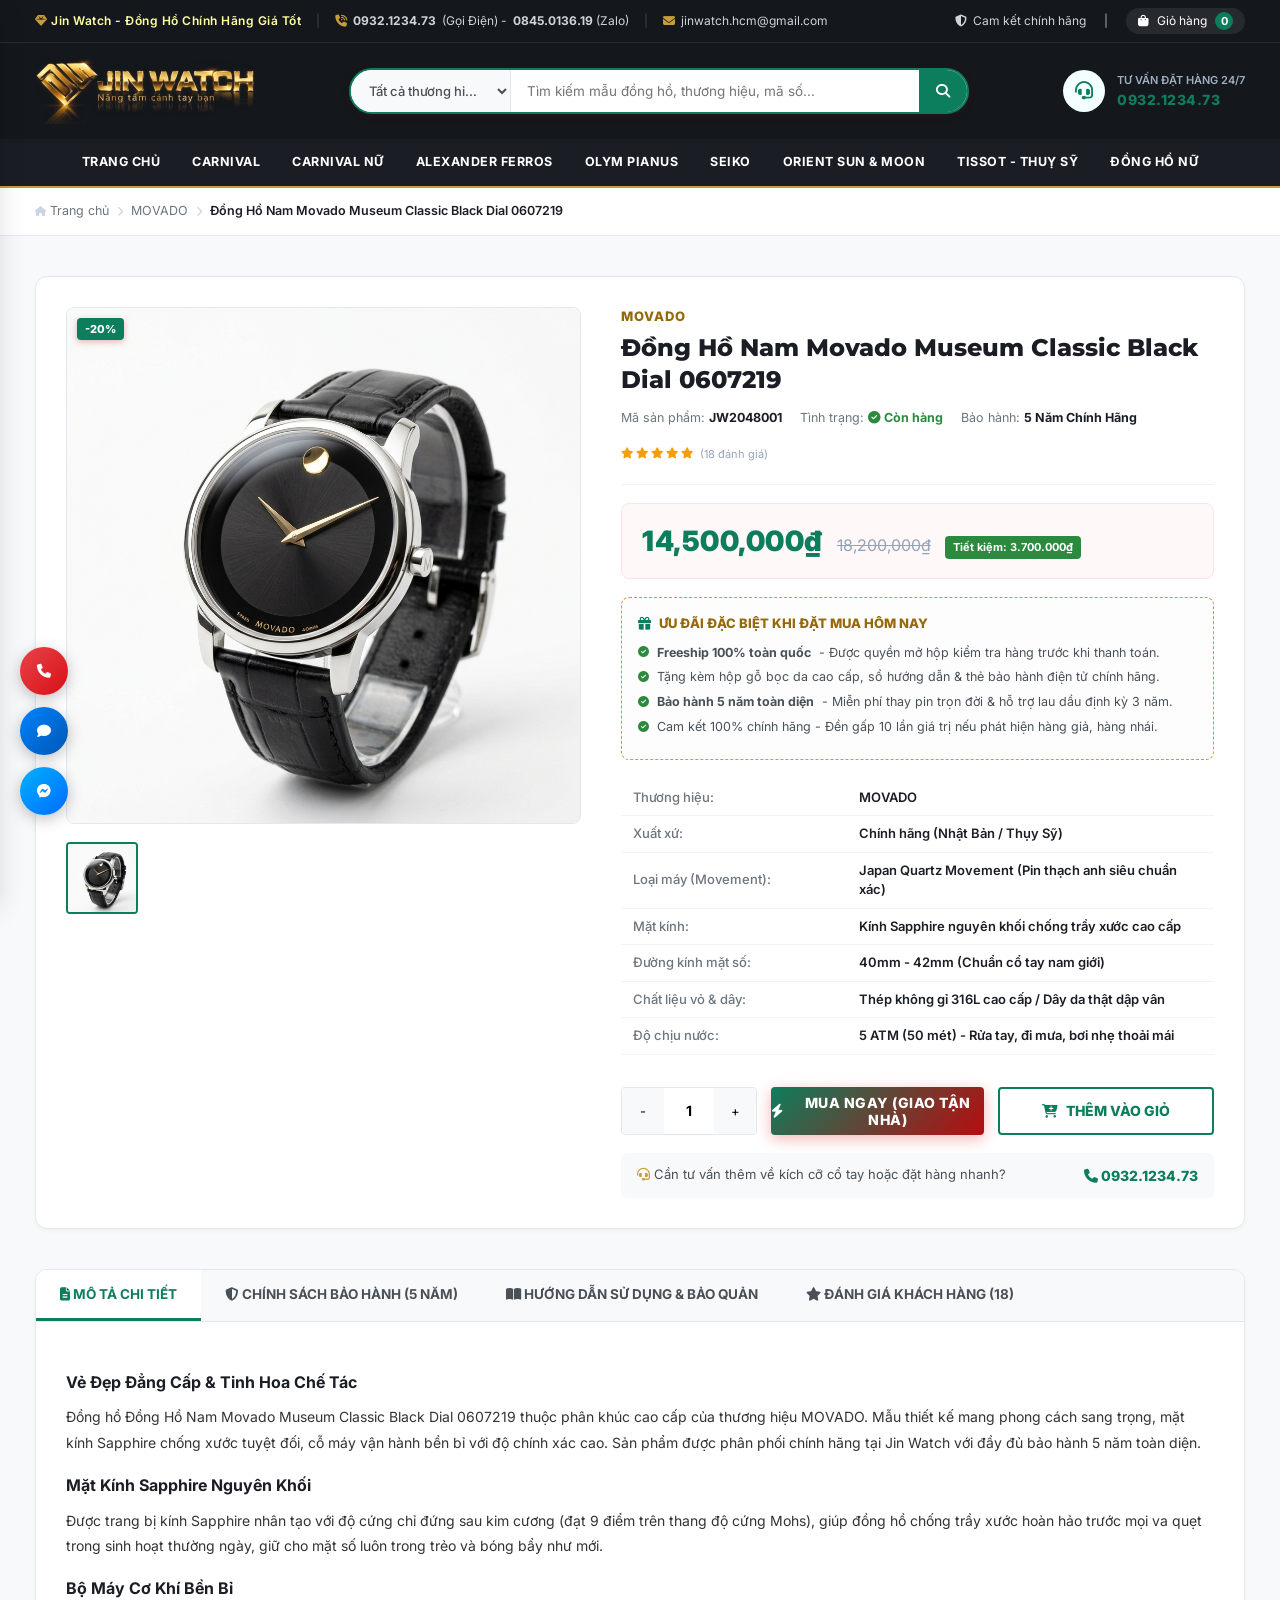
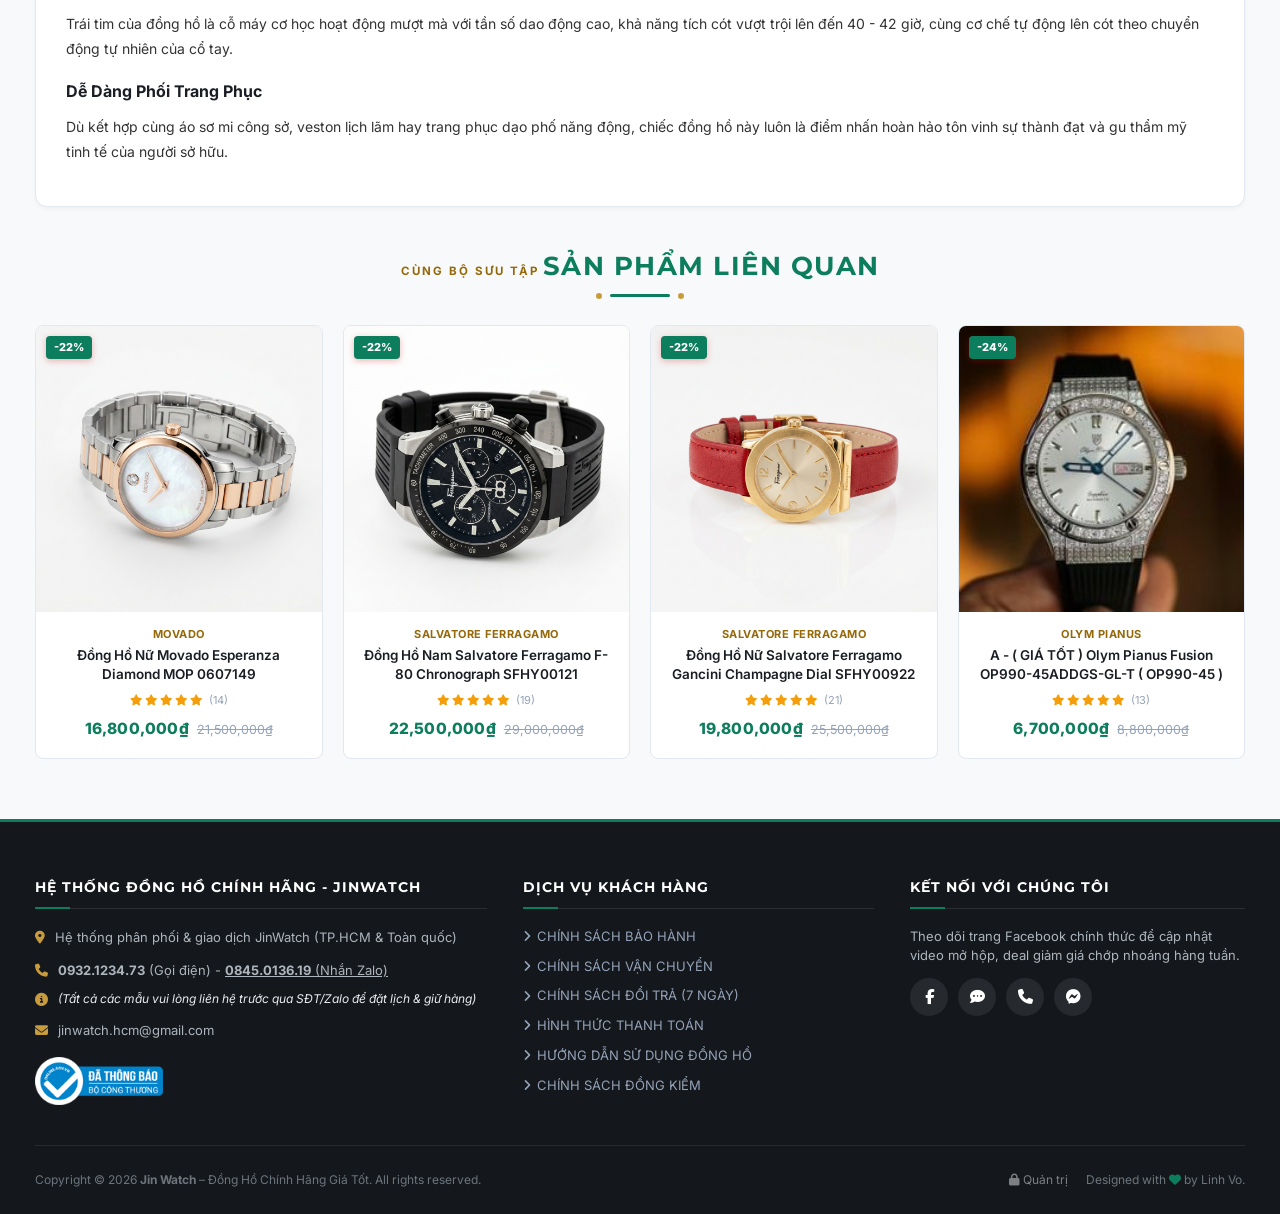
<file: product.html>
<!DOCTYPE html>
<html lang="vi">

<head>
  <meta charset="UTF-8">
  <meta http-equiv="X-UA-Compatible" content="IE=edge">
  <meta name="viewport" content="width=device-width, initial-scale=1.0">
  <title id="pageTitle">Chi Tiết Sản Phẩm – JinWatch</title>

  <!-- SEO Meta Tags -->
  <meta name="description" id="metaDescription"
    content="Đồng hồ chính hãng giá tốt tại JinWatch. Bảo hành 5 năm, 100% chính hãng, Freeship toàn quốc.">
  <meta property="og:title" id="ogTitle" content="Chi Tiết Sản Phẩm – JinWatch">
  <meta property="og:description" id="ogDescription" content="Đồng hồ chính hãng giá tốt tại JinWatch.">
  <meta property="og:image" id="ogImage" content="">
  <meta property="og:type" content="product">
  <meta name="theme-color" content="#d61114">

  <link rel="shortcut icon" href="assets/favicon.png" type="image/png">

  <!-- Google Fonts & Font Awesome Icons (With Full Vietnamese Diacritics Support) -->
  <link rel="preconnect" href="https://fonts.googleapis.com">
  <link rel="preconnect" href="https://fonts.gstatic.com" crossorigin>
  <link
    href="https://fonts.googleapis.com/css2?family=Inter:wght@300;400;500;600;700;800&family=Montserrat:ital,wght@0,400;0,500;0,600;0,700;0,800;0,900;1,500;1,700&family=Playfair+Display:ital,wght@0,600;0,700;0,800;0,900;1,600&display=swap"
    rel="stylesheet">
  <link rel="stylesheet" href="https://cdnjs.cloudflare.com/ajax/libs/font-awesome/6.4.2/css/all.min.css">

  <!-- Stylesheet -->
  <link rel="stylesheet" href="css/style.css">

  <!-- Central Shop Configuration -->
  <script src="config.js"></script>
</head>

<body id="product-page">

  <!-- ========================================================
       1. HEADER TOP BAR
       ======================================================== -->
  <header class="header-top">
    <div class="wrapper">
      <div class="header-top-inner">
        <div class="header-top-left">
          <span class="slogan"><i class="fa fa-gem text-gold"></i> Jin Watch - Đồng Hồ Chính Hãng Giá Tốt</span>
          <span class="divider">|</span>
          <a href="tel:0932123473" title="Gọi hotline">
            <i class="fa fa-phone-volume text-gold"></i> <strong>0932.1234.73</strong> (Gọi Điện) -
            <strong>0845.0136.19</strong> (Zalo)
          </a>
          <span class="divider">|</span>
          <a href="mailto:Jinwatch.hcm@gmail.com">
            <i class="fa fa-envelope text-gold"></i> Jinwatch.hcm@gmail.com
          </a>
        </div>
        <div class="header-top-right">
          <a href="#cam-ket" onclick="event.preventDefault(); window.app.openPolicy('thanh-toan')">
            <i class="fa fa-shield-halved"></i> Cam kết chính hãng
          </a>
          <span class="divider">|</span>
          <div class="cart-top-btn" onclick="window.app.toggleCartDrawer(true)" title="Xem giỏ hàng">
            <i class="fa fa-bag-shopping"></i>
            <span>Giỏ hàng</span>
            <span class="cart-badge" id="cartTopBadge">0</span>
          </div>
        </div>
      </div>
    </div>
  </header>

  <!-- ========================================================
       2. MAIN HEADER (Logo, Search, Contacts)
       ======================================================== -->
  <section class="header-main">
    <div class="wrapper">
      <div class="header-main-inner">
        <!-- Logo -->
        <a href="/" class="site-logo">
          <img class="site-logo-img" src="assets/logo.png" alt="JinWatch Logo"
            onerror="this.style.display='none'; document.getElementById('logoFallback').style.display='flex'">
          <div id="logoFallback" class="site-logo-fallback" style="display: none;">
            <div class="logo-brand">Jin<span>WATCH</span></div>
            <div class="logo-tagline">ĐỒNG HỒ CHÍNH HÃNG</div>
          </div>
        </a>

        <!-- Search Bar -->
        <div class="search-wrapper">
          <div class="search-box">
            <select class="search-category-select" id="searchCategory" title="Chọn danh mục">
              <option value="0">Tất cả thương hiệu</option>
              <option value="CARNIVAL">CARNIVAL</option>
              <option value="ALEXANDER FERROS">ALEXANDER FERROS</option>
              <option value="OLYM PIANUS">OLYM PIANUS</option>
              <option value="BENTLEY">BENTLEY</option>
              <option value="SEIKO">SEIKO</option>
              <option value="CITIZEN">CITIZEN</option>
              <option value="ORIENT">ORIENT</option>
              <option value="TISSOT">TISSOT</option>
              <option value="MOVADO">MOVADO</option>
              <option value="SALVATORE FERRAGAMO">SALVATORE FERRAGAMO</option>
              <option value="ĐỒNG HỒ NỮ">ĐỒNG HỒ NỮ</option>
            </select>
            <input type="text" class="search-input" id="searchInput"
              placeholder="Tìm kiếm mẫu đồng hồ, thương hiệu, mã số..." autocomplete="off">
            <button class="search-btn" title="Tìm kiếm" onclick="window.app.handleSearchSubmit()">
              <i class="fa fa-magnifying-glass"></i>
            </button>
          </div>
          <!-- Smart Suggestion Dropdown -->
          <div class="smart-search-dropdown" id="searchDropdown"></div>
        </div>

        <!-- Hotlines info desktop -->
        <div class="header-hotline-box">
          <div class="hotline-icon">
            <i class="fa fa-headset"></i>
          </div>
          <div class="hotline-text">
            <small>Tư vấn đặt hàng 24/7</small>
            <a href="tel:0932123473"><strong>0932.1234.73</strong></a>
          </div>
        </div>

        <!-- Mobile Toggles -->
        <div class="mobile-header-toggles">
          <button class="mobile-toggle-btn" onclick="window.app.toggleCartDrawer(true)" title="Giỏ hàng">
            <i class="fa fa-bag-shopping"></i>
            <span class="cart-badge" id="cartMainBadge" style="position:absolute; top:-2px; right:-2px;">0</span>
          </button>
          <button class="mobile-toggle-btn" onclick="window.app.toggleMobileMenu(true)" title="Menu">
            <i class="fa fa-bars"></i>
          </button>
        </div>
      </div>
    </div>
  </section>

  <!-- ========================================================
       3. NAVIGATION BAR
       ======================================================== -->
  <nav class="header-nav">
    <div class="wrapper">
      <ul class="nav-menu">
        <li class="nav-item">
          <a href="/" class="nav-link">TRANG CHỦ</a>
        </li>
        <li class="nav-item">
          <a href="index.html#carnivalSection" class="nav-link">CARNIVAL</a>
        </li>
        <li class="nav-item">
          <a href="index.html#carnivalNuSection" class="nav-link">CARNIVAL NỮ</a>
        </li>
        <li class="nav-item">
          <a href="index.html#alexanderFerrosSection" class="nav-link">ALEXANDER FERROS</a>
        </li>
        <li class="nav-item">
          <a href="index.html#olymPianusSection" class="nav-link">OLYM PIANUS</a>
        </li>
        <li class="nav-item">
          <a href="index.html#seikoSection" class="nav-link">SEIKO</a>
        </li>
        <li class="nav-item">
          <a href="index.html#sunMoonSection" class="nav-link">ORIENT SUN & MOON</a>
        </li>
        <li class="nav-item">
          <a href="index.html#tissotSection" class="nav-link">TISSOT - THUỴ SỸ</a>
        </li>
        <li class="nav-item">
          <a href="index.html#womenWatchSection" class="nav-link">ĐỒNG HỒ NỮ</a>
        </li>
      </ul>
    </div>
  </nav>

  <!-- ========================================================
       4. BREADCRUMB NAVIGATION
       ======================================================== -->
  <section class="breadcrumb-section">
    <div class="wrapper">
      <ul class="breadcrumb-list">
        <li><a href="/"><i class="fa fa-home"></i> Trang chủ</a></li>
        <li><i class="fa fa-chevron-right"></i></li>
        <li><a href="index.html#filterSection" id="bcVendorLink">Thương hiệu</a></li>
        <li><i class="fa fa-chevron-right"></i></li>
        <li class="active" id="bcProductName">Đang tải sản phẩm...</li>
      </ul>
    </div>
  </section>

  <!-- ========================================================
       5. MAIN PRODUCT DETAIL CONTENT
       ======================================================== -->
  <main class="product-detail-section">
    <div class="wrapper">
      <div class="product-detail-layout" id="productDetailContainer">
        <!-- Left: Image Gallery -->
        <div class="p-detail-gallery">
          <div class="p-main-img-box">
            <span class="product-badge-sale" id="detailSaleBadge" style="display:none;">-20%</span>
            <button class="gallery-nav-btn prev" id="galleryPrevBtn" onclick="window.detailApp.prevImg()"
              title="Ảnh trước">
              <i class="fa fa-chevron-left"></i>
            </button>
            <img class="p-main-img" id="detailMainImg" src="" alt="Product Image">
            <button class="gallery-nav-btn next" id="galleryNextBtn" onclick="window.detailApp.nextImg()"
              title="Ảnh kế tiếp">
              <i class="fa fa-chevron-right"></i>
            </button>
          </div>
          <!-- Thumbnails -->
          <div class="p-thumbs-list" id="detailThumbsList">
            <!-- Rendered by JS -->
          </div>
        </div>

        <!-- Right: Information & Actions -->
        <div class="p-detail-info">
          <div class="p-detail-vendor" id="detailVendor">THƯƠNG HIỆU</div>
          <h1 class="p-detail-title" id="detailTitle">Tên đồng hồ chính hãng</h1>

          <div class="p-detail-meta">
            <span>Mã sản phẩm: <strong id="detailSku">JW-0000</strong></span>
            <span>Tình trạng: <strong style="color:#2b8a3e;"><i class="fa fa-check-circle"></i> Còn hàng</strong></span>
            <span>Bảo hành: <strong>5 Năm Chính Hãng</strong></span>
            <div class="product-stars">
              <i class="fa fa-star"></i><i class="fa fa-star"></i><i class="fa fa-star"></i><i class="fa fa-star"></i><i
                class="fa fa-star"></i>
              <span class="reviews-count" id="detailReviewsCount">(18 đánh giá)</span>
            </div>
          </div>

          <!-- Price Box -->
          <div class="p-detail-price-card">
            <div class="p-detail-current-price" id="detailCurrentPrice">0₫</div>
            <div class="p-detail-orig-price" id="detailOrigPrice">0₫</div>
            <div class="p-detail-save-badge" id="detailSaveBadge">Tiết kiệm 0₫</div>
          </div>

          <!-- Special Offers Box -->
          <div class="p-special-offers">
            <div class="offers-title">
              <i class="fa fa-gift text-primary"></i> Ưu đãi đặc biệt khi đặt mua hôm nay
            </div>
            <ul class="offers-list">
              <li><i class="fa fa-circle-check"></i> <strong>Freeship 100% toàn quốc</strong> - Được quyền mở hộp kiểm
                tra hàng trước khi thanh toán.</li>
              <li><i class="fa fa-circle-check"></i> Tặng kèm hộp gỗ bọc da cao cấp, sổ hướng dẫn & thẻ bảo hành điện tử
                chính hãng.</li>
              <li><i class="fa fa-circle-check"></i> <strong>Bảo hành 5 năm toàn diện</strong> - Miễn phí thay pin trọn
                đời & hỗ trợ lau dầu định kỳ 3 năm.</li>
              <li><i class="fa fa-circle-check"></i> Cam kết 100% chính hãng - Đền gấp 10 lần giá trị nếu phát hiện hàng
                giả, hàng nhái.</li>
            </ul>
          </div>

          <!-- Specifications Table -->
          <table class="p-specs-table">
            <tbody>
              <tr>
                <td>Thương hiệu:</td>
                <td id="specVendor">Đang cập nhật</td>
              </tr>
              <tr>
                <td>Xuất xứ:</td>
                <td id="specOrigin">Chính hãng (Nhật Bản / Thụy Sỹ)</td>
              </tr>
              <tr>
                <td>Loại máy (Movement):</td>
                <td id="specMovement">Automatic (Cơ tự động) / Quartz</td>
              </tr>
              <tr>
                <td>Mặt kính:</td>
                <td>Kính Sapphire nguyên khối chống trầy xước cao cấp</td>
              </tr>
              <tr>
                <td>Đường kính mặt số:</td>
                <td id="specDiameter">40mm - 42mm (Chuẩn cổ tay người Việt)</td>
              </tr>
              <tr>
                <td>Chất liệu vỏ & dây:</td>
                <td>Thép không gỉ 316L cao cấp / Dây da thật dập vân</td>
              </tr>
              <tr>
                <td>Độ chịu nước:</td>
                <td>5 ATM (50 mét) - Rửa tay, đi mưa, bơi nhẹ thoải mái</td>
              </tr>
            </tbody>
          </table>

          <!-- Actions -->
          <div class="p-action-group">
            <div class="quantity-control" style="height: 48px;">
              <button class="qty-btn" style="height: 48px; width: 42px;"
                onclick="window.detailApp.changeQty(-1)">-</button>
              <input class="qty-input" style="height: 48px; width: 50px;" type="text" id="detailQtyInput" value="1"
                readonly>
              <button class="qty-btn" style="height: 48px; width: 42px;"
                onclick="window.detailApp.changeQty(1)">+</button>
            </div>

            <button class="btn-buy-now" onclick="window.detailApp.buyNow()">
              <i class="fa fa-bolt"></i> MUA NGAY (GIAO TẬN NHÀ)
            </button>

            <button class="btn-add-cart-outline" onclick="window.detailApp.addToCart()">
              <i class="fa fa-cart-plus"></i> THÊM VÀO GIỎ
            </button>
          </div>

          <div
            style="margin-top: 18px; padding: 12px 16px; background:#f8f9fa; border-radius:6px; display:flex; align-items:center; justify-content:space-between; flex-wrap:wrap; gap:10px;">
            <div style="font-size:13px; color:#495057;">
              <i class="fa fa-headset text-gold"></i> Cần tư vấn thêm về kích cỡ cổ tay hoặc đặt hàng nhanh?
            </div>
            <a href="tel:0932123473" style="color:var(--color-primary); font-weight:800; font-size:14px;">
              <i class="fa fa-phone"></i> 0932.1234.73
            </a>
          </div>
        </div>
      </div>

      <!-- ========================================================
           6. PRODUCT DETAILS TABBED SECTION
           ======================================================== -->
      <section class="p-tabs-section">
        <div class="p-tabs-header">
          <button class="p-tab-btn active" onclick="window.detailApp.switchTab('desc', this)">
            <i class="fa fa-file-lines"></i> Mô Tả Chi Tiết
          </button>
          <button class="p-tab-btn" onclick="window.detailApp.switchTab('warranty', this)">
            <i class="fa fa-shield-halved"></i> Chính Sách Bảo Hành (5 Năm)
          </button>
          <button class="p-tab-btn" onclick="window.detailApp.switchTab('guide', this)">
            <i class="fa fa-book-open"></i> Hướng Dẫn Sử Dụng & Bảo Quản
          </button>
          <button class="p-tab-btn" onclick="window.detailApp.switchTab('reviews', this)">
            <i class="fa fa-star"></i> Đánh Giá Khách Hàng (18)
          </button>
        </div>

        <!-- Tab 1: Description -->
        <div class="p-tab-pane active" id="tabPane-desc">
          <h4>Vẻ Đẹp Đẳng Cấp & Tinh Hoa Chế Tác</h4>
          <p id="tabDescText">
            Mẫu đồng hồ này là một trong những thiết kế bán chạy nhất tại JinWatch, hội tụ đầy đủ các tiêu chuẩn khắt
            khe về độ chính xác và tính thẩm mỹ vượt thời gian. Từng đường cắt vát, bộ kim và cọc số đều được hoàn thiện
            sắc sảo, phản chiếu ánh sáng tuyệt đẹp ở mọi góc nhìn.
          </p>
          <h4>Mặt Kính Sapphire Nguyên Khối</h4>
          <p>
            Được trang bị kính Sapphire nhân tạo với độ cứng chỉ đứng sau kim cương (đạt 9 điểm trên thang độ cứng
            Mohs), giúp đồng hồ chống trầy xước hoàn hảo trước mọi va quẹt trong sinh hoạt thường ngày, giữ cho mặt số
            luôn trong trẻo và bóng bẩy như mới.
          </p>
          <h4>Bộ Máy Cơ Khí Bền Bỉ</h4>
          <p>
            Trái tim của đồng hồ là cỗ máy cơ học hoạt động mượt mà với tần số dao động cao, khả năng tích cót vượt trội
            lên đến 40 - 42 giờ, cùng cơ chế tự động lên cót theo chuyển động tự nhiên của cổ tay.
          </p>
          <h4>Dễ Dàng Phối Trang Phục</h4>
          <p>
            Dù kết hợp cùng áo sơ mi công sở, veston lịch lãm hay trang phục dạo phố năng động, chiếc đồng hồ này luôn
            là điểm nhấn hoàn hảo tôn vinh sự thành đạt và gu thẩm mỹ tinh tế của người sở hữu.
          </p>
        </div>

        <!-- Tab 2: Warranty -->
        <div class="p-tab-pane" id="tabPane-warranty">
          <h4>1. Thời Hạn Bảo Hành</h4>
          <p>- Bảo hành chính hãng 5 năm toàn diện cho tất cả các lỗi kỹ thuật phát sinh từ phía nhà sản xuất.</p>
          <p>- Miễn phí thay pin trọn đời cho toàn bộ dòng máy Quartz.</p>
          <p>- Miễn phí lau dầu và bảo dưỡng định kỳ 3 năm đối với đồng hồ Automatic.</p>
          <h4>2. Điều Kiện Được Bảo Hành</h4>
          <p>- Đồng hồ chạy sai giờ, đứng máy, vào nước trong giới hạn thông số kỹ thuật cho phép.</p>
          <p>- Có phiếu/sổ bảo hành hoặc hóa đơn xác nhận mua hàng tại JinWatch.</p>
          <h4>3. Cam Kết Đổi Trả</h4>
          <p>- 1 đổi 1 trong vòng 7 ngày đầu tiên nếu máy phát sinh lỗi kỹ thuật từ nhà sản xuất.</p>
        </div>

        <!-- Tab 3: Guide -->
        <div class="p-tab-pane" id="tabPane-guide">
          <h4>Cách Sử Dụng Đồng Hồ Cơ (Automatic):</h4>
          <p>1. <strong>Đeo đủ thời gian:</strong> Nên đeo đồng hồ từ 8 tiếng/ngày để năng lượng tự động nạp đủ cho bộ
            cót.</p>
          <p>2. <strong>Lên cót phụ trợ:</strong> Nếu không đeo thường xuyên, vặn núm chỉnh (ở vị trí đóng) xuôi chiều
            kim đồng hồ khoảng 15 - 20 vòng.</p>
          <p>3. <strong>Tránh chỉnh giờ sai thời điểm:</strong> Không nên chỉnh lịch ngày/thứ trong khung giờ từ 21h00
            đến 03h00 sáng vì đây là thời gian các bánh răng chuyển lịch đang ăn khớp, chỉnh giờ lúc này có thể làm gãy
            bánh răng lịch.</p>
          <h4>Bảo Quản & Vệ Sinh:</h4>
          <p>- Tránh để đồng hồ gần các vật có từ trường mạnh như loa thùng, tivi, tủ lạnh, nam châm máy tính xách tay.
          </p>
          <p>- Sau khi tắm biển hoặc tiếp xúc nước muối, nên rửa lại bằng nước ấm sạch và lau khô bằng khăn mềm.</p>
        </div>

        <!-- Tab 4: Reviews -->
        <div class="p-tab-pane" id="tabPane-reviews">
          <div
            style="display:flex; justify-content:space-between; align-items:center; margin-bottom:20px; flex-wrap:wrap; gap:10px;">
            <div>
              <h4 style="margin:0;">ĐÁNH GIÁ TỪ KHÁCH HÀNG ĐÃ MUA</h4>
              <div class="product-stars" style="justify-content:flex-start; margin-top:4px;">
                <i class="fa fa-star"></i><i class="fa fa-star"></i><i class="fa fa-star"></i><i
                  class="fa fa-star"></i><i class="fa fa-star"></i>
                <span style="color:#111; font-weight:700; margin-left:6px;">5.0 / 5</span> (Dựa trên 18 lượt nhận xét)
              </div>
            </div>
            <button class="btn-luxury" style="padding:8px 18px; font-size:12px;"
              onclick="alert('Cảm ơn bạn! Tính năng gửi đánh giá sẽ được cập nhật trong phiên bản tiếp theo.')">
              <i class="fa fa-pen"></i> Viết đánh giá
            </button>
          </div>

          <!-- Review items -->
          <div style="border-top:1px solid #eee; padding-top:14px; margin-bottom:14px;">
            <div style="display:flex; justify-content:space-between; margin-bottom:4px;">
              <strong>Anh Vũ Hoàng Nam (Đã mua tại JinWatch)</strong>
              <span style="color:#888; font-size:12px;">2 ngày trước</span>
            </div>
            <div class="product-stars" style="justify-content:flex-start; margin-bottom:6px;">
              <i class="fa fa-star"></i><i class="fa fa-star"></i><i class="fa fa-star"></i><i class="fa fa-star"></i><i
                class="fa fa-star"></i>
            </div>
            <p style="color:#495057; font-size:13px;">"Hàng giao rất nhanh, đóng gói cẩn thận 3 lớp chống sốc. Mở hộp ra
              nhìn đồng hồ đẹp hơn hẳn trong hình chụp, kim cọc bóng lóa. Kính Sapphire mài sắc sảo, đeo lên tay cực kỳ
              đầm và sang trọng!"</p>
          </div>

          <div style="border-top:1px solid #eee; padding-top:14px; margin-bottom:14px;">
            <div style="display:flex; justify-content:space-between; margin-bottom:4px;">
              <strong>Chị Mai Phương Thảo (Đã mua tại JinWatch)</strong>
              <span style="color:#888; font-size:12px;">5 ngày trước</span>
            </div>
            <div class="product-stars" style="justify-content:flex-start; margin-bottom:6px;">
              <i class="fa fa-star"></i><i class="fa fa-star"></i><i class="fa fa-star"></i><i class="fa fa-star"></i><i
                class="fa fa-star"></i>
            </div>
            <p style="color:#495057; font-size:13px;">"Mua tặng sinh nhật ông xã, anh ấy khen tấm tắc. Nhân viên giao
              hàng nhiệt tình cho mở kiểm tra thoải mái rồi mới thu tiền. Rất an tâm khi mua đồng hồ tại đây."</p>
          </div>
        </div>
      </section>

      <!-- ========================================================
           7. RELATED PRODUCTS SECTION
           ======================================================== -->
      <section class="collection-section" style="padding:0;">
        <div class="section-header">
          <span class="section-tag">Cùng Bộ Sưu Tập</span>
          <h2 class="section-title">SẢN PHẨM LIÊN QUAN</h2>
          <div class="section-line"></div>
        </div>

        <div class="product-grid" id="relatedProductsGrid">
          <!-- Rendered by JS -->
        </div>
      </section>
    </div>
  </main>

  <!-- ========================================================
       8. FOOTER
       ======================================================== -->
  <footer class="footer-main" id="footer">
    <div class="wrapper">
      <div class="footer-grid">
        <!-- Col 1: Store info -->
        <div class="footer-col">
          <h3>HỆ THỐNG ĐỒNG HỒ CHÍNH HÃNG - JINWATCH</h3>
          <ul class="footer-contact-list">
            <li>
              <i class="fa fa-location-dot"></i>
              <span>Hệ thống phân phối & giao dịch JinWatch (TP.HCM & Toàn quốc)</span>
            </li>
            <li>
              <i class="fa fa-phone"></i>
              <a href="tel:0932123473"><strong>0932.1234.73</strong> (Gọi điện) - <strong>0845.0136.19</strong> (Nhắn Zalo)</a>
            </li>
            <li class="footer-note-item">
              <i class="fa fa-circle-info text-gold"></i>
              <em style="color:#e9ecef; font-size:12px;">(Tất cả các mẫu vui lòng liên hệ trước qua SĐT/Zalo để đặt lịch & giữ hàng)</em>
            </li>
            <li>
              <i class="fa fa-envelope"></i>
              <a href="mailto:jinwatch.hcm@gmail.com">jinwatch.hcm@gmail.com</a>
            </li>
          </ul>
          <div class="footer-certi">
            <img src="assets/ft_certi.png" alt="Đã thông báo Bộ Công Thương">
          </div>
        </div>

        <!-- Col 2: Customer Policies -->
        <div class="footer-col">
          <h3>DỊCH VỤ KHÁCH HÀNG</h3>
          <ul class="footer-links">
            <li><a href="#policy" onclick="event.preventDefault(); window.app.openPolicy('bao-hanh')"><i
                  class="fa fa-angle-right"></i> CHÍNH SÁCH BẢO HÀNH</a></li>
            <li><a href="#policy" onclick="event.preventDefault(); window.app.openPolicy('van-chuyen')"><i
                  class="fa fa-angle-right"></i> CHÍNH SÁCH VẬN CHUYỂN</a></li>
            <li><a href="#policy" onclick="event.preventDefault(); window.app.openPolicy('doi-tra')"><i
                  class="fa fa-angle-right"></i> CHÍNH SÁCH ĐỔI TRẢ (7 NGÀY)</a></li>
            <li><a href="#policy" onclick="event.preventDefault(); window.app.openPolicy('thanh-toan')"><i
                  class="fa fa-angle-right"></i> HÌNH THỨC THANH TOÁN</a></li>
            <li><a href="#policy" onclick="event.preventDefault(); window.app.openPolicy('huong-dan')"><i
                  class="fa fa-angle-right"></i> HƯỚNG DẪN SỬ DỤNG ĐỒNG HỒ</a></li>
            <li><a href="#policy" onclick="event.preventDefault(); window.app.openPolicy('dong-kiem')"><i
                  class="fa fa-angle-right"></i> CHÍNH SÁCH ĐỒNG KIỂM</a></li>
          </ul>
        </div>

        <!-- Col 3: Fanpage & Social -->
        <div class="footer-col">
          <h3>KẾT NỐI VỚI CHÚNG TÔI</h3>
          <p style="margin-bottom: 12px; line-height:1.5;">Theo dõi trang Facebook chính thức để cập nhật video mở hộp,
            deal giảm giá chớp nhoáng hàng tuần.</p>
          <div class="social-links">
            <a href="https://www.facebook.com/JinWatchPro" target="_blank" rel="noopener noreferrer" class="social-btn"
              title="Facebook">
              <i class="fab fa-facebook-f"></i>
            </a>
            <a href="https://zalo.me/0845013619" target="_blank" rel="noopener noreferrer" class="social-btn"
              title="Zalo">
              <i class="fa fa-comment-dots"></i>
            </a>
            <a href="tel:0932123473" class="social-btn" title="Gọi Hotline">
              <i class="fa fa-phone"></i>
            </a>
            <a href="https://m.me/JinWatchPro" target="_blank" rel="noopener noreferrer" class="social-btn"
              title="Messenger">
              <i class="fab fa-facebook-messenger"></i>
            </a>
          </div>
        </div>
      </div>

      <!-- Footer Bottom -->
      <div class="footer-bottom">
        <div>
          Copyright © 2026 <strong>JinWatch</strong> – Đồng Hồ Chính Hãng Giá Tốt. All rights reserved.
        </div>
        <div>
          <a href="admin.html" style="color: rgba(255,255,255,0.45); text-decoration: none; margin-right: 15px;"
            title="Trang quản trị cho chủ shop">
            <i class="fa fa-lock"></i> Quản trị
          </a>
          Designed with <i class="fa fa-heart text-primary"></i> by Linh Vo.
        </div>
      </div>
    </div>
  </footer>

  <!-- Floating Actions -->
  <div class="floating-actions">
    <a href="tel:0932123473" class="float-btn phone-btn" title="Gọi ngay 0932.1234.73">
      <i class="fa fa-phone"></i>
      <span class="tooltip">Gọi: 0932.1234.73</span>
    </a>
    <a href="https://zalo.me/0845013619" target="_blank" rel="noopener noreferrer" class="float-btn zalo-btn"
      title="Chat Zalo 0845.0136.19">
      <i class="fa fa-comment"></i>
      <span class="tooltip">Chat Zalo: 0845.0136.19</span>
    </a>
    <a href="https://m.me/JinWatchPro" target="_blank" rel="noopener noreferrer" class="float-btn messenger-btn"
      title="Facebook Messenger">
      <i class="fab fa-facebook-messenger"></i>
      <span class="tooltip">Nhắn tin Facebook</span>
    </a>
  </div>

  <button class="back-to-top" id="backToTopBtn" onclick="window.scrollTo({top: 0, behavior: 'smooth'})"
    title="Về đầu trang">
    <i class="fa fa-arrow-up"></i>
  </button>

  <!-- Cart Drawer -->
  <div class="cart-drawer-overlay" id="cartDrawerOverlay"
    onclick="if(event.target === this) window.app.toggleCartDrawer(false)">
    <div class="cart-drawer">
      <div class="cart-drawer-header">
        <h3><i class="fa fa-bag-shopping text-primary"></i> GIỎ HÀNG CỦA BẠN</h3>
        <button class="modal-close-btn" style="position:static;" onclick="window.app.toggleCartDrawer(false)">
          <i class="fa fa-times"></i>
        </button>
      </div>
      <div class="cart-drawer-body" id="cartItemsContainer">
        <!-- Rendered by JS -->
      </div>
      <div class="cart-drawer-footer">
        <div class="cart-subtotal-box">
          <span>Tổng tiền thanh toán:</span>
          <strong id="cartSubtotal">0₫</strong>
        </div>
        <button class="btn-checkout" onclick="window.app.openCheckout()">
          <i class="fa fa-credit-card"></i> TIẾN HÀNH ĐẶT HÀNG
        </button>
      </div>
    </div>
  </div>

  <!-- Checkout Order Modal -->
  <div class="modal-overlay" id="checkoutModal">
    <div class="modal-box" style="max-width: 600px;">
      <button class="modal-close-btn" onclick="window.app.closeCheckout()">
        <i class="fa fa-times"></i>
      </button>
      <div style="padding: 30px;">
        <h3 style="font-family:var(--font-heading); font-size:22px; color:var(--color-primary); margin-bottom:16px;">
          ĐẶT HÀNG NHANH CHÓNG
        </h3>

        <form id="checkoutForm" onsubmit="window.app.handleCheckoutSubmit(event)">
          <div style="margin-bottom: 16px;">
            <label style="display:block; font-size:12px; font-weight:700; text-transform:uppercase; margin-bottom:6px;">
              Họ và tên người nhận <span style="color:red;">*</span>
            </label>
            <input type="text" id="orderName" required placeholder="Nguyễn Văn A"
              style="width:100%; height:42px; border:1px solid #ced4da; border-radius:4px; padding:0 12px; font-size:14px;">
          </div>

          <div style="margin-bottom: 16px;">
            <label style="display:block; font-size:12px; font-weight:700; text-transform:uppercase; margin-bottom:6px;">
              Số điện thoại nhận hàng <span style="color:red;">*</span>
            </label>
            <input type="tel" id="orderPhone" required placeholder="0932 123 473"
              style="width:100%; height:42px; border:1px solid #ced4da; border-radius:4px; padding:0 12px; font-size:14px;">
          </div>

          <div style="margin-bottom: 16px;">
            <label style="display:block; font-size:12px; font-weight:700; text-transform:uppercase; margin-bottom:6px;">
              Địa chỉ nhận hàng chi tiết <span style="color:red;">*</span>
            </label>
            <textarea id="orderAddress" required rows="2"
              placeholder="Số nhà, đường, phường/xã, quận/huyện, tỉnh/thành phố"
              style="width:100%; border:1px solid #ced4da; border-radius:4px; padding:8px 12px; font-size:14px;"></textarea>
          </div>

          <div style="margin-bottom: 18px;">
            <label style="display:block; font-size:12px; font-weight:700; text-transform:uppercase; margin-bottom:6px;">
              Phương thức thanh toán
            </label>
            <div style="display:flex; flex-direction:column; gap:8px;">
              <label style="display:flex; align-items:center; gap:8px; font-size:13.5px; cursor:pointer;">
                <input type="radio" name="paymentMethod" value="cod" checked>
                <span><strong>Thanh toán khi nhận hàng (COD)</strong> - Kiểm tra trước khi trả tiền</span>
              </label>
              <label style="display:flex; align-items:center; gap:8px; font-size:13.5px; cursor:pointer;">
                <input type="radio" name="paymentMethod" value="bank">
                <span><strong>Chuyển khoản ngân hàng</strong> (Miễn phí vận chuyển hỏa tốc)</span>
              </label>
            </div>
          </div>

          <!-- Items Summary -->
          <div
            style="background:#f8f9fa; border:1px solid #e9ecef; border-radius:6px; padding:14px; margin-bottom:18px;">
            <div style="font-weight:700; font-size:13px; margin-bottom:10px; color:#495057;">SẢN PHẨM ĐẶT HÀNG</div>
            <div id="checkoutItemsSummary"></div>
            <div
              style="display:flex; justify-content:space-between; border-top:1px solid #dee2e6; padding-top:8px; margin-top:8px;">
              <strong>Tổng thanh toán:</strong>
              <strong id="checkoutTotalAmount" style="color:var(--color-primary); font-size:16px;">0₫</strong>
            </div>
          </div>

          <button type="submit" class="btn-checkout" style="font-size:14px; height:46px;">
            <i class="fa fa-check"></i> XÁC NHẬN ĐẶT HÀNG
          </button>
        </form>

        <div id="checkoutSuccess" style="display:none; text-align:center; padding:30px 10px;">
          <div
            style="width:70px; height:70px; border-radius:50%; background:#d3f9d8; color:#2b8a3e; font-size:36px; display:inline-flex; align-items:center; justify-content:center; margin-bottom:16px;">
            <i class="fa fa-check"></i>
          </div>
          <h3 style="font-size:22px; color:#2b8a3e; margin-bottom:8px;">ĐẶT HÀNG THÀNH CÔNG!</h3>
          <p style="color:#495057; font-size:14px; margin-bottom:14px;">
            Mã đơn hàng của bạn: <strong id="confirmedOrderId" style="color:var(--color-primary);">JW-000000</strong>
          </p>
          <p style="color:#6c757d; font-size:13px; line-height:1.6; margin-bottom:20px;">
            Tổng tiền: <strong id="confirmedOrderTotal" style="color:#111;"></strong>.<br>
            Nhân viên JinWatch sẽ gọi điện cho quý khách trong vòng <strong>10 phút</strong> để xác nhận và gửi hàng
            hỏa tốc. Cảm ơn quý khách!
          </p>
          <button class="btn-luxury" onclick="window.app.resetCheckoutView(); window.location.href='index.html';">
            Tiếp tục mua sắm
          </button>
        </div>
      </div>
    </div>
  </div>

  <!-- Policy Modal -->
  <div class="modal-overlay" id="policyModal">
    <div class="modal-box" style="max-width: 680px;">
      <button class="modal-close-btn" onclick="window.app.closePolicy()">
        <i class="fa fa-times"></i>
      </button>
      <div style="padding: 30px;">
        <h3 id="policyTitle"
          style="font-family:var(--font-heading); font-size:20px; color:var(--color-primary); margin-bottom:16px;">CHÍNH
          SÁCH</h3>
        <div id="policyBody" style="font-size:13.5px; line-height:1.7; color:#333;"></div>
      </div>
    </div>
  </div>

  <!-- Quick View Modal (Needed for shared script) -->
  <div class="modal-overlay" id="quickViewModal" style="display:none;"></div>

  <!-- Mobile Drawer -->
  <div class="mobile-nav-drawer" id="mobileNavDrawer">
    <div class="mobile-drawer-header">
      <div style="font-family:var(--font-heading); font-size:18px; font-weight:800; color:#fff;">
        JIN<span style="color:var(--color-primary);">WATCH</span>
      </div>
      <button style="color:#fff; font-size:20px;" onclick="window.app.toggleMobileMenu(false)">
        <i class="fa fa-times"></i>
      </button>
    </div>
    <div class="mobile-drawer-menu">
      <div class="mobile-menu-item"><a href="/">TRANG CHỦ</a></div>
      <div class="mobile-menu-item"><a href="index.html#carnivalSection">CARNIVAL</a></div>
      <div class="mobile-menu-item"><a href="index.html#olymPianusSection">OLYM PIANUS</a></div>
      <div class="mobile-menu-item"><a href="index.html#seikoSection">SEIKO</a></div>
      <div class="mobile-menu-item"><a href="index.html#womenWatchSection">ĐỒNG HỒ NỮ</a></div>
      <div class="mobile-menu-item"><a href="index.html#filterSection">BỘ LỌC GIÁ SẢN PHẨM</a></div>
    </div>
  </div>

  <!-- Mobile Nav Overlay -->
  <div class="mobile-nav-overlay" id="mobileNavOverlay" onclick="window.app.toggleMobileMenu(false)"></div>

  <!-- Mobile Sticky Bottom Buy/Call Action Bar for Product Detail -->
  <div class="mobile-product-action-bar" id="mobileProductActionBar">
    <a href="tel:0932123473" class="mobile-p-action-item phone-btn" title="Gọi tư vấn">
      <i class="fa fa-phone"></i>
      <span>Tư vấn</span>
    </a>
    <button class="mobile-p-action-item add-cart-btn" onclick="window.detailApp.addToCart()" title="Thêm vào giỏ">
      <i class="fa fa-cart-plus"></i>
      <span>Thêm giỏ</span>
    </button>
    <button class="mobile-p-action-item buy-now-btn" onclick="window.detailApp.buyNow()" title="Mua ngay">
      <i class="fa fa-bolt"></i>
      <span>MUA NGAY</span>
    </button>
  </div>

  <div class="toast-container" id="toastContainer"></div>

  <!-- Scripts -->
  <script src="data/products.js"></script>
  <script src="js/app.js"></script>
  <script>
    // Dedicated Single Product Page Loader
    document.addEventListener('DOMContentLoaded', () => {
      let data = window.JINWATCH_DATA || window.PHONGWATCH_DATA;
      try {
        const savedOverride = localStorage.getItem('JINWATCH_DATA_OVERRIDE') || localStorage.getItem('PHONGWATCH_DATA_OVERRIDE');
        if (savedOverride) {
          const parsed = JSON.parse(savedOverride);
          if (parsed && Array.isArray(parsed.products) && parsed.products.length > 0) {
            data = parsed;
          }
        }
      } catch (e) { }
      if (!data || !data.products) return;

      const urlParams = new URLSearchParams(window.location.search);
      const productId = urlParams.get('id');

      // Find product by id or fallback to first product
      let product = data.products.find(p => p.id === productId);
      if (!product) {
        product = data.products[0];
      }

      // Update Document Meta
      const currentBrand = window.SHOP_CONFIG?.brand?.name || 'JinWatch';
      document.getElementById('pageTitle').textContent = `${product.name} – ${currentBrand}`;
      document.getElementById('bcVendorLink').textContent = product.vendor;
      document.getElementById('bcVendorLink').href = `index.html#filterSection`;
      document.getElementById('bcProductName').textContent = product.name;

      // Update Product Info
      document.getElementById('detailMainImg').src = product.image;
      document.getElementById('detailMainImg').alt = product.name;
      document.getElementById('detailVendor').textContent = product.vendor;
      document.getElementById('detailTitle').textContent = product.name;
      document.getElementById('detailSku').textContent = product.id;
      document.getElementById('detailCurrentPrice').textContent = product.price;

      // Specs
      document.getElementById('specVendor').textContent = product.vendor;
      if (product.name.toUpperCase().includes('AUTOMATIC') || product.name.toUpperCase().includes('CƠ')) {
        document.getElementById('specMovement').textContent = 'Automatic (Cơ tự động Thụy Sỹ / Nhật Bản)';
      } else {
        document.getElementById('specMovement').textContent = 'Japan Quartz Movement (Pin thạch anh siêu chuẩn xác)';
      }

      if (product.name.includes('38') || product.name.includes('39') || product.name.includes('37')) {
        document.getElementById('specDiameter').textContent = '38.5mm (Dáng cổ tay vừa và nhỏ)';
      } else if (product.name.includes('NỮ') || product.gender === 'Nữ') {
        document.getElementById('specDiameter').textContent = '32mm - 34mm (Chuẩn cổ tay quý cô)';
      } else {
        document.getElementById('specDiameter').textContent = '40mm - 42mm (Chuẩn cổ tay nam giới)';
      }

      // Savings Badge
      const origPriceEl = document.getElementById('detailOrigPrice');
      const saveBadgeEl = document.getElementById('detailSaveBadge');
      const saleBadgeEl = document.getElementById('detailSaleBadge');

      if (product.original_price && product.original_price !== product.price) {
        origPriceEl.textContent = product.original_price;
        origPriceEl.style.display = 'block';
        const savings = product.original_price_num - product.price_num;
        if (savings > 0) {
          saveBadgeEl.textContent = `Tiết kiệm: ${(savings).toLocaleString('vi-VN')}₫`;
          saveBadgeEl.style.display = 'inline-block';
        }
        if (product.sale) {
          saleBadgeEl.textContent = product.sale;
          saleBadgeEl.style.display = 'block';
        }
      } else {
        origPriceEl.style.display = 'none';
        saveBadgeEl.style.display = 'none';
        saleBadgeEl.style.display = 'none';
      }

      // Description text update
      document.getElementById('tabDescText').textContent =
        `Đồng hồ ${product.name} thuộc phân khúc cao cấp của thương hiệu ${product.vendor}. Mẫu thiết kế mang phong cách sang trọng, mặt kính Sapphire chống xước tuyệt đối, cỗ máy vận hành bền bỉ với độ chính xác cao. Sản phẩm được phân phối chính hãng tại ${currentBrand} với đầy đủ bảo hành 5 năm toàn diện.`;

      // Trigger global config DOM update
      if (typeof window.applyShopConfig === 'function') {
        window.applyShopConfig();
      }

      // Multiple Gallery Images Support
      const galleryUrls = (product.images && product.images.length > 0) ? product.images : [product.image];
      let currentGalleryIdx = 0;

      // Render Thumbs list
      const thumbsList = document.getElementById('detailThumbsList');
      if (thumbsList) {
        thumbsList.innerHTML = galleryUrls.map((url, i) => `
          <div class="p-thumb-item ${i === 0 ? 'active' : ''}" onclick="window.detailApp.switchThumb('${url}', this, ${i})">
            <img src="${url}" alt="Góc chụp ${i + 1}">
          </div>
        `).join('');
      }

      // Hide gallery arrows if only 1 image available
      const prevBtn = document.getElementById('galleryPrevBtn');
      const nextBtn = document.getElementById('galleryNextBtn');
      if (galleryUrls.length <= 1) {
        if (prevBtn) prevBtn.style.display = 'none';
        if (nextBtn) nextBtn.style.display = 'none';
      }

      // Render Related Products
      const relatedGrid = document.getElementById('relatedProductsGrid');
      if (relatedGrid) {
        const related = data.products
          .filter(p => p.id !== product.id && (p.vendor === product.vendor || p.collection === product.collection))
          .slice(0, 4);

        const fallbackRelated = related.length >= 4 ? related : data.products.filter(p => p.id !== product.id).slice(0, 4);
        relatedGrid.innerHTML = fallbackRelated.map(p => `
          <div class="product-card" data-id="${p.id}">
            <div class="product-img-wrapper" onclick="window.location.href='product.html?id=${p.id}'">
              ${p.sale ? `<div class="product-badge-sale">${p.sale}</div>` : ''}
              <img class="product-img" src="${p.image}" alt="${p.name}">
              <div class="product-quick-actions" onclick="event.stopPropagation()">
                <button class="quick-action-btn" title="Xem chi tiết" onclick="window.location.href='product.html?id=${p.id}'">
                  <i class="fa fa-eye"></i>
                </button>
                <button class="quick-action-btn wide-btn" onclick="window.app.addToCart('${p.id}')">
                  <i class="fa fa-shopping-cart"></i> Mua ngay
                </button>
              </div>
            </div>
            <div class="product-info">
              <div class="product-vendor">${p.vendor}</div>
              <a href="product.html?id=${p.id}" class="product-name" title="${p.name}">${p.name}</a>
              <div class="product-stars">
                <i class="fa fa-star"></i><i class="fa fa-star"></i><i class="fa fa-star"></i><i class="fa fa-star"></i><i class="fa fa-star"></i>
                <span class="reviews-count">(${p.reviews_count || 12})</span>
              </div>
              <div class="product-price-box">
                <span class="current-price">${p.price}</span>
                ${(p.original_price && p.original_price !== p.price) ? `<span class="original-price">${p.original_price}</span>` : ''}
              </div>
            </div>
          </div>
        `).join('');
      }

      // Detail App Helpers
      let currentQty = 1;
      window.detailApp = {
        changeQty: (delta) => {
          currentQty += delta;
          if (currentQty < 1) currentQty = 1;
          document.getElementById('detailQtyInput').value = currentQty;
        },
        addToCart: () => {
          window.app.addToCart(product.id, currentQty);
          window.app.toggleCartDrawer(true);
        },
        buyNow: () => {
          window.app.addToCart(product.id, currentQty);
          window.app.openCheckout();
        },
        switchThumb: (url, el, idx) => {
          document.getElementById('detailMainImg').src = url;
          document.querySelectorAll('.p-thumb-item').forEach(t => t.classList.remove('active'));
          if (el) el.classList.add('active');
          if (typeof idx === 'number') {
            currentGalleryIdx = idx;
          } else {
            currentGalleryIdx = galleryUrls.indexOf(url);
            if (currentGalleryIdx === -1) currentGalleryIdx = 0;
          }
        },
        nextImg: () => {
          if (galleryUrls.length <= 1) return;
          currentGalleryIdx = (currentGalleryIdx + 1) % galleryUrls.length;
          const url = galleryUrls[currentGalleryIdx];
          const thumbs = document.querySelectorAll('.p-thumb-item');
          window.detailApp.switchThumb(url, thumbs[currentGalleryIdx], currentGalleryIdx);
        },
        prevImg: () => {
          if (galleryUrls.length <= 1) return;
          currentGalleryIdx = (currentGalleryIdx - 1 + galleryUrls.length) % galleryUrls.length;
          const url = galleryUrls[currentGalleryIdx];
          const thumbs = document.querySelectorAll('.p-thumb-item');
          window.detailApp.switchThumb(url, thumbs[currentGalleryIdx], currentGalleryIdx);
        },
        switchTab: (tabId, btn) => {
          document.querySelectorAll('.p-tab-btn').forEach(b => b.classList.remove('active'));
          document.querySelectorAll('.p-tab-pane').forEach(p => p.classList.remove('active'));
          btn.classList.add('active');
          const target = document.getElementById(`tabPane-${tabId}`);
          if (target) target.classList.add('active');
        }
      };
    });
  </script>
</body>

</html>
</file>
<file: css/admin.css>
/* ========================================================
   JINWATCH ADMIN CONTROL PANEL
   Dedicated Dashboard Stylesheet (css/admin.css)
   ======================================================== */

:root {
  --admin-primary: #1e293b;
  --admin-primary-dark: #0f172a;
  --admin-accent: #d61114;
  --admin-accent-hover: #b80c0f;
  --admin-gold: #c89b3c;
  --admin-success: #10b981;
  --admin-warning: #f59e0b;
  --admin-danger: #ef4444;
  --admin-info: #3b82f6;
  
  --admin-bg: #f1f5f9;
  --admin-card-bg: #ffffff;
  --admin-border: #e2e8f0;
  --admin-text: #334155;
  --admin-text-muted: #64748b;
  --admin-text-dark: #0f172a;
  
  --admin-sidebar-width: 260px;
  --admin-radius: 8px;
  --admin-shadow: 0 4px 12px rgba(0, 0, 0, 0.05);
  --admin-transition: all 0.2s cubic-bezier(0.4, 0, 0.2, 1);
}

* {
  box-sizing: border-box;
  margin: 0;
  padding: 0;
}

body {
  font-family: 'Inter', -apple-system, BlinkMacSystemFont, "Segoe UI", Roboto, sans-serif;
  background-color: var(--admin-bg);
  color: var(--admin-text);
  font-size: 14px;
  line-height: 1.5;
  min-height: 100vh;
}

/* Layout */
.admin-layout {
  display: flex;
  min-height: 100vh;
}

/* Sidebar */
.admin-sidebar {
  width: var(--admin-sidebar-width);
  background-color: var(--admin-primary);
  color: #f8fafc;
  display: flex;
  flex-direction: column;
  position: fixed;
  top: 0;
  bottom: 0;
  left: 0;
  z-index: 100;
  box-shadow: 4px 0 16px rgba(0, 0, 0, 0.1);
}

.sidebar-header {
  padding: 24px 20px;
  border-bottom: 1px solid rgba(255, 255, 255, 0.08);
  display: flex;
  align-items: center;
  gap: 12px;
}

.sidebar-logo-icon {
  width: 40px;
  height: 40px;
  background: linear-gradient(135deg, var(--admin-accent), #ff4d4f);
  color: #fff;
  display: flex;
  align-items: center;
  justify-content: center;
  border-radius: 8px;
  font-size: 20px;
  font-weight: 700;
  box-shadow: 0 4px 10px rgba(214, 17, 20, 0.35);
}

.sidebar-title h2 {
  font-size: 16px;
  font-weight: 700;
  letter-spacing: 0.5px;
  color: #fff;
  font-family: 'Montserrat', sans-serif;
}

.sidebar-title span {
  font-size: 11px;
  color: #94a3b8;
  display: block;
}

.sidebar-nav {
  flex: 1;
  padding: 20px 12px;
  overflow-y: auto;
}

.nav-section-title {
  font-size: 11px;
  text-transform: uppercase;
  color: #64748b;
  font-weight: 700;
  padding: 10px 12px 6px;
  letter-spacing: 1px;
}

.nav-item {
  display: flex;
  align-items: center;
  gap: 12px;
  padding: 12px 14px;
  color: #cbd5e1;
  text-decoration: none;
  border-radius: var(--admin-radius);
  margin-bottom: 4px;
  font-weight: 500;
  cursor: pointer;
  transition: var(--admin-transition);
}

.nav-item i {
  font-size: 16px;
  width: 20px;
  text-align: center;
  color: #94a3b8;
  transition: var(--admin-transition);
}

.nav-item:hover {
  background-color: rgba(255, 255, 255, 0.06);
  color: #fff;
}

.nav-item:hover i {
  color: var(--admin-gold);
}

.nav-item.active {
  background-color: var(--admin-accent);
  color: #fff;
  box-shadow: 0 4px 12px rgba(214, 17, 20, 0.3);
}

.nav-item.active i {
  color: #fff;
}

.sidebar-footer {
  padding: 16px;
  border-top: 1px solid rgba(255, 255, 255, 0.08);
}

.btn-sidebar-view {
  display: flex;
  align-items: center;
  justify-content: center;
  gap: 8px;
  width: 100%;
  padding: 10px;
  background-color: rgba(255, 255, 255, 0.1);
  color: #fff;
  border-radius: var(--admin-radius);
  text-decoration: none;
  font-size: 13px;
  font-weight: 600;
  transition: var(--admin-transition);
}

.btn-sidebar-view:hover {
  background-color: var(--admin-gold);
  color: #000;
}

/* Main Content Area */
.admin-main {
  margin-left: var(--admin-sidebar-width);
  flex: 1;
  min-width: 0;
  display: flex;
  flex-direction: column;
}

/* Top Navigation Bar */
.admin-topbar {
  background-color: #fff;
  border-bottom: 1px solid var(--admin-border);
  padding: 14px 28px;
  display: flex;
  align-items: center;
  justify-content: space-between;
  position: sticky;
  top: 0;
  z-index: 90;
  box-shadow: 0 1px 3px rgba(0, 0, 0, 0.02);
}

.topbar-left {
  display: flex;
  align-items: center;
  gap: 16px;
}

.topbar-title {
  font-size: 18px;
  font-weight: 700;
  color: var(--admin-text-dark);
}

.topbar-actions {
  display: flex;
  align-items: center;
  gap: 12px;
}

.admin-body {
  padding: 28px;
  flex: 1;
}

/* Dashboard Tab Sections */
.tab-content {
  display: none;
}

.tab-content.active {
  display: block;
  animation: fadeIn 0.25s ease-in-out;
}

@keyframes fadeIn {
  from { opacity: 0; transform: translateY(6px); }
  to { opacity: 1; transform: translateY(0); }
}

/* Common UI Elements */
.admin-card {
  background-color: var(--admin-card-bg);
  border-radius: var(--admin-radius);
  border: 1px solid var(--admin-border);
  box-shadow: var(--admin-shadow);
  margin-bottom: 24px;
  overflow: hidden;
}

.card-header {
  padding: 18px 24px;
  border-bottom: 1px solid var(--admin-border);
  display: flex;
  align-items: center;
  justify-content: space-between;
  background-color: #fafbfc;
}

.card-header h3 {
  font-size: 16px;
  font-weight: 700;
  color: var(--admin-text-dark);
  display: flex;
  align-items: center;
  gap: 8px;
}

.card-header h3 i {
  color: var(--admin-accent);
}

.card-body {
  padding: 24px;
}

/* Metric / Stat Cards */
.stats-grid {
  display: grid;
  grid-template-columns: repeat(auto-fit, minmax(220px, 1fr));
  gap: 20px;
  margin-bottom: 24px;
}

.stat-card {
  background-color: #fff;
  border-radius: var(--admin-radius);
  border: 1px solid var(--admin-border);
  padding: 20px;
  display: flex;
  align-items: center;
  gap: 16px;
  box-shadow: var(--admin-shadow);
}

.stat-icon {
  width: 50px;
  height: 50px;
  border-radius: 10px;
  display: flex;
  align-items: center;
  justify-content: center;
  font-size: 22px;
}

.stat-icon.red { background-color: #fee2e2; color: #ef4444; }
.stat-icon.gold { background-color: #fef3c7; color: #d97706; }
.stat-icon.green { background-color: #d1fae5; color: #10b981; }
.stat-icon.blue { background-color: #dbeafe; color: #2563eb; }

.stat-info .stat-value {
  font-size: 24px;
  font-weight: 800;
  color: var(--admin-text-dark);
  line-height: 1.2;
}

.stat-info .stat-label {
  font-size: 12px;
  color: var(--admin-text-muted);
  font-weight: 500;
  text-transform: uppercase;
  margin-top: 2px;
}

/* Forms & Inputs */
.form-grid {
  display: grid;
  grid-template-columns: repeat(auto-fit, minmax(300px, 1fr));
  gap: 20px;
}

.form-group {
  margin-bottom: 18px;
}

.form-group label {
  display: block;
  font-size: 13px;
  font-weight: 600;
  color: var(--admin-text-dark);
  margin-bottom: 6px;
}

.form-group label span.required {
  color: var(--admin-danger);
}

.form-control {
  width: 100%;
  padding: 10px 14px;
  font-size: 14px;
  border: 1px solid var(--admin-border);
  border-radius: var(--admin-radius);
  background-color: #fff;
  color: var(--admin-text);
  outline: none;
  transition: var(--admin-transition);
}

.form-control:focus {
  border-color: var(--admin-accent);
  box-shadow: 0 0 0 3px rgba(214, 17, 20, 0.12);
}

.form-help {
  font-size: 12px;
  color: var(--admin-text-muted);
  margin-top: 4px;
}

/* Buttons */
.btn {
  display: inline-flex;
  align-items: center;
  justify-content: center;
  gap: 8px;
  padding: 10px 18px;
  font-size: 13px;
  font-weight: 600;
  border-radius: var(--admin-radius);
  border: none;
  cursor: pointer;
  transition: var(--admin-transition);
  text-decoration: none;
}

.btn-primary {
  background-color: var(--admin-accent);
  color: #fff;
}

.btn-primary:hover {
  background-color: var(--admin-accent-hover);
  box-shadow: 0 4px 10px rgba(214, 17, 20, 0.25);
}

.btn-secondary {
  background-color: #f1f5f9;
  color: var(--admin-text-dark);
  border: 1px solid var(--admin-border);
}

.btn-secondary:hover {
  background-color: #e2e8f0;
}

.btn-success {
  background-color: var(--admin-success);
  color: #fff;
}

.btn-success:hover {
  background-color: #059669;
}

.btn-warning {
  background-color: var(--admin-warning);
  color: #fff;
}

.btn-warning:hover {
  background-color: #d97706;
}

.btn-danger {
  background-color: var(--admin-danger);
  color: #fff;
}

.btn-danger:hover {
  background-color: #dc2626;
}

.btn-sm {
  padding: 6px 10px;
  font-size: 12px;
}

/* Color Picker & Preview Box */
.color-picker-box {
  display: flex;
  align-items: center;
  gap: 12px;
}

.color-input-preview {
  width: 44px;
  height: 44px;
  border-radius: 8px;
  border: 2px solid var(--admin-border);
  padding: 2px;
  cursor: pointer;
}

.color-presets {
  display: flex;
  gap: 8px;
  margin-top: 10px;
  flex-wrap: wrap;
}

.color-chip {
  width: 28px;
  height: 28px;
  border-radius: 6px;
  cursor: pointer;
  border: 2px solid transparent;
  transition: transform 0.2s;
}

.color-chip:hover {
  transform: scale(1.15);
}

.color-chip.active {
  border-color: #000;
  box-shadow: 0 0 0 2px #fff inset;
}

/* Live Theme Preview Box */
.live-preview-widget {
  background: #f8fafc;
  border: 1px dashed #cbd5e1;
  border-radius: var(--admin-radius);
  padding: 20px;
  margin-top: 20px;
}

.preview-bar {
  padding: 12px 16px;
  background-color: #1e293b;
  color: #fff;
  border-radius: 6px;
  display: flex;
  justify-content: space-between;
  align-items: center;
  margin-bottom: 14px;
}

.preview-buttons {
  display: flex;
  gap: 10px;
  align-items: center;
}

/* Product Management Table */
.table-toolbar {
  display: flex;
  flex-wrap: wrap;
  gap: 12px;
  align-items: center;
  justify-content: space-between;
  margin-bottom: 16px;
}

.table-search-group {
  display: flex;
  gap: 8px;
  flex: 1;
  min-width: 260px;
  max-width: 500px;
}

.product-table-wrapper {
  overflow-x: auto;
  border-radius: var(--admin-radius);
  border: 1px solid var(--admin-border);
  background-color: #fff;
}

.admin-table {
  width: 100%;
  border-collapse: collapse;
  text-align: left;
}

.admin-table th {
  background-color: #f8fafc;
  padding: 12px 16px;
  font-size: 12px;
  font-weight: 700;
  color: var(--admin-text-muted);
  text-transform: uppercase;
  border-bottom: 1px solid var(--admin-border);
  white-space: nowrap;
}

.admin-table td {
  padding: 12px 16px;
  border-bottom: 1px solid var(--admin-border);
  vertical-align: middle;
}

.admin-table tr:hover td {
  background-color: #f8fafc;
}

.product-thumb {
  width: 52px;
  height: 52px;
  border-radius: 6px;
  object-fit: contain;
  background-color: #fff;
  border: 1px solid var(--admin-border);
}

.product-name-cell {
  max-width: 280px;
}

.product-name-cell .p-title {
  font-weight: 600;
  color: var(--admin-text-dark);
  font-size: 13px;
  line-height: 1.4;
  margin-bottom: 2px;
}

.product-name-cell .p-sku {
  font-size: 11px;
  color: var(--admin-text-muted);
}

.badge {
  display: inline-block;
  padding: 3px 8px;
  font-size: 11px;
  font-weight: 600;
  border-radius: 4px;
}

.badge-in-stock {
  background-color: #d1fae5;
  color: #065f46;
}

.badge-out-stock {
  background-color: #fee2e2;
  color: #991b1b;
}

.badge-vendor {
  background-color: #f1f5f9;
  color: #475569;
  border: 1px solid #e2e8f0;
}

.table-actions {
  display: flex;
  gap: 6px;
}

/* Pagination */
.table-pagination {
  display: flex;
  align-items: center;
  justify-content: space-between;
  padding: 14px 16px;
  border-top: 1px solid var(--admin-border);
  background: #fafbfc;
}

.pagination-controls {
  display: flex;
  gap: 4px;
}

/* Modal Popup */
.admin-modal-overlay {
  position: fixed;
  top: 0;
  left: 0;
  right: 0;
  bottom: 0;
  background-color: rgba(15, 23, 42, 0.65);
  backdrop-filter: blur(4px);
  z-index: 1000;
  display: none;
  align-items: center;
  justify-content: center;
  padding: 20px;
}

.admin-modal-overlay.active {
  display: flex;
  animation: modalFadeIn 0.2s ease-out;
}

@keyframes modalFadeIn {
  from { opacity: 0; transform: scale(0.96); }
  to { opacity: 1; transform: scale(1); }
}

.admin-modal {
  background-color: #fff;
  border-radius: 12px;
  max-width: 680px;
  width: 100%;
  max-height: 90vh;
  display: flex;
  flex-direction: column;
  box-shadow: 0 20px 25px -5px rgba(0, 0, 0, 0.2), 0 10px 10px -5px rgba(0, 0, 0, 0.04);
}

.admin-modal-header {
  padding: 18px 24px;
  border-bottom: 1px solid var(--admin-border);
  display: flex;
  align-items: center;
  justify-content: space-between;
}

.admin-modal-header h3 {
  font-size: 16px;
  font-weight: 700;
}

.modal-close-btn {
  background: none;
  border: none;
  font-size: 18px;
  color: var(--admin-text-muted);
  cursor: pointer;
  padding: 4px;
}

.modal-close-btn:hover {
  color: var(--admin-danger);
}

.admin-modal-body {
  padding: 24px;
  overflow-y: auto;
  flex: 1;
}

.admin-modal-footer {
  padding: 16px 24px;
  border-top: 1px solid var(--admin-border);
  display: flex;
  justify-content: flex-end;
  gap: 10px;
  background-color: #fafbfc;
  border-radius: 0 0 12px 12px;
}

/* Toast Notifications */
.admin-toast-container {
  position: fixed;
  bottom: 24px;
  right: 24px;
  z-index: 2000;
  display: flex;
  flex-direction: column;
  gap: 10px;
}

.admin-toast {
  background-color: #1e293b;
  color: #fff;
  padding: 12px 18px;
  border-radius: 8px;
  font-size: 13px;
  box-shadow: 0 10px 15px -3px rgba(0, 0, 0, 0.1);
  display: flex;
  align-items: center;
  gap: 10px;
  animation: slideToast 0.3s ease-out;
}

.admin-toast.success { border-left: 4px solid var(--admin-success); }
.admin-toast.danger { border-left: 4px solid var(--admin-danger); }
.admin-toast.warning { border-left: 4px solid var(--admin-warning); }

@keyframes slideToast {
  from { transform: translateX(50px); opacity: 0; }
  to { transform: translateX(0); opacity: 1; }
}

/* Deploy Step Guide Cards */
.deploy-step-card {
  border: 1px solid var(--admin-border);
  border-radius: var(--admin-radius);
  padding: 18px;
  margin-bottom: 16px;
  background-color: #fff;
  display: flex;
  gap: 16px;
}

.deploy-step-number {
  width: 36px;
  height: 36px;
  background-color: #fee2e2;
  color: var(--admin-accent);
  border-radius: 50%;
  display: flex;
  align-items: center;
  justify-content: center;
  font-weight: 800;
  font-size: 16px;
  flex-shrink: 0;
}

.deploy-step-content h4 {
  font-size: 15px;
  font-weight: 700;
  margin-bottom: 6px;
  color: var(--admin-text-dark);
}

.deploy-step-content p {
  color: var(--admin-text-muted);
  font-size: 13px;
  margin-bottom: 10px;
}

.code-badge {
  background-color: #f1f5f9;
  padding: 3px 6px;
  border-radius: 4px;
  font-family: monospace;
  color: #d61114;
}

/* Mobile Toggle */
.mobile-sidebar-toggle {
  display: none;
  background: none;
  border: none;
  font-size: 20px;
  color: var(--admin-text-dark);
  cursor: pointer;
}

@media (max-width: 900px) {
  .admin-sidebar {
    transform: translateX(-100%);
    transition: transform 0.3s cubic-bezier(0.4, 0, 0.2, 1);
  }
  .admin-sidebar.open {
    transform: translateX(0);
  }
  .admin-main {
    margin-left: 0;
  }
  .mobile-sidebar-toggle {
    display: block;
  }
  .admin-topbar {
    padding: 12px 16px;
  }
  .admin-body {
    padding: 16px 14px;
  }
}

@media (max-width: 600px) {
  .stats-grid {
    grid-template-columns: repeat(2, 1fr);
    gap: 10px;
  }
  .stat-card {
    padding: 14px 12px;
    gap: 10px;
  }
  .stat-icon {
    width: 38px;
    height: 38px;
    font-size: 16px;
  }
  .stat-info .stat-value {
    font-size: 18px;
  }
  .card-header {
    padding: 14px 16px;
    flex-direction: column;
    align-items: flex-start;
    gap: 10px;
  }
  .card-body {
    padding: 16px 14px;
  }
  .form-grid {
    grid-template-columns: 1fr;
    gap: 14px;
  }
  .table-toolbar {
    flex-direction: column;
    align-items: stretch;
    gap: 10px;
  }
  .table-search-group {
    max-width: 100%;
  }
  .admin-modal {
    max-width: 95vw;
    max-height: 92vh;
  }
  .admin-modal-body {
    padding: 16px 14px;
  }
  .admin-modal-footer {
    padding: 12px 16px;
  }
  input, select, textarea {
    font-size: 16px !important;
  }
}

/* ========================================================
   CLOUDFLARE PAGES & GITHUB AUTO-DEPLOY STYLES
   ======================================================== */
.cf-deploy-card {
  border: 2px solid #f38020;
  border-radius: var(--admin-radius);
  background: #ffffff;
  overflow: hidden;
  box-shadow: 0 4px 20px rgba(243, 128, 32, 0.12);
  margin-bottom: 28px;
}

.cf-card-header {
  background: linear-gradient(135deg, #fff7ed 0%, #ffffff 100%);
  border-bottom: 1px solid #fed7aa;
  padding: 20px 24px;
  display: flex;
  align-items: center;
  justify-content: space-between;
  flex-wrap: wrap;
  gap: 16px;
}

.cf-card-body {
  padding: 24px;
}

.cf-step-card {
  background: #f8fafc;
  border: 1px solid #e2e8f0;
  border-radius: 8px;
  padding: 16px 18px;
  margin-bottom: 14px;
  display: flex;
  align-items: flex-start;
  gap: 14px;
  transition: var(--admin-transition);
}

.cf-step-card:hover {
  border-color: #cbd5e1;
  background: #fff;
  box-shadow: 0 2px 8px rgba(0, 0, 0, 0.04);
}

.cf-step-num {
  width: 32px;
  height: 32px;
  border-radius: 50%;
  background: #f38020;
  color: #fff;
  display: flex;
  align-items: center;
  justify-content: center;
  font-weight: 700;
  font-size: 14px;
  flex-shrink: 0;
}

.cf-step-content {
  flex: 1;
}

.cf-step-content h5 {
  font-size: 14px;
  font-weight: 700;
  color: #0f172a;
  margin-bottom: 4px;
}

.cf-step-content p {
  font-size: 13px;
  color: #64748b;
  line-height: 1.6;
  margin: 0;
}

.cf-terminal-log {
  background: #0f172a;
  color: #38bdf8;
  font-family: 'Consolas', 'Courier New', monospace;
  font-size: 13px;
  border-radius: 8px;
  padding: 16px 20px;
  min-height: 100px;
  max-height: 220px;
  overflow-y: auto;
  line-height: 1.7;
  white-space: pre-wrap;
  word-break: break-all;
  border: 1px solid #1e293b;
  margin-top: 16px;
}

.cf-terminal-log .log-time {
  color: #64748b;
  margin-right: 8px;
}

.cf-terminal-log .log-success {
  color: #34d399;
  font-weight: 600;
}

.cf-terminal-log .log-error {
  color: #f87171;
  font-weight: 600;
}

.cf-terminal-log .log-warn {
  color: #fbbf24;
}

.cf-terminal-log .log-info {
  color: #38bdf8;
}

.deploy-step-card {
  background: #f8fafc;
  border: 1px solid var(--admin-border);
  border-radius: var(--admin-radius);
  padding: 16px 20px;
  margin-bottom: 12px;
  display: flex;
  align-items: flex-start;
  gap: 16px;
}

.deploy-step-number {
  width: 36px;
  height: 36px;
  border-radius: 8px;
  background: var(--admin-primary);
  color: #fff;
  display: flex;
  align-items: center;
  justify-content: center;
  font-weight: 700;
  flex-shrink: 0;
}

.deploy-step-content h4 {
  font-size: 15px;
  font-weight: 700;
  margin-bottom: 6px;
  color: var(--admin-text-dark);
}

.deploy-step-content p {
  font-size: 13px;
  color: var(--admin-text-muted);
  margin-bottom: 4px;
  line-height: 1.5;
}
</file>
<file: css/style.css>
/* ========================================================
   JINWATCH - ĐỒNG HỒ CHÍNH HÃNG
   Luxury eCommerce Design System & Styling
   ======================================================== */

@import url('https://fonts.googleapis.com/css2?family=Inter:wght@300;400;500;600;700;800&family=Montserrat:ital,wght@0,400;0,500;0,600;0,700;0,800;0,900;1,500;1,700&family=Playfair+Display:ital,wght@0,600;0,700;0,800;0,900;1,600&display=swap');

:root {
  --color-primary: #d61114;
  --color-primary-hover: #b80c0f;
  --color-primary-light: #fff0f0;
  --color-gold: #c89b3c;
  --color-gold-light: #e6c875;
  --color-gold-dark: #9e7520;

  --color-dark: #16181b;
  --color-dark-surface: #202328;
  --color-dark-border: #2e333b;

  --color-text-main: #2b2f38;
  --color-text-muted: #6c757d;
  --color-text-light: #94a3b8;

  --color-bg-body: #f8f9fa;
  --color-bg-card: #ffffff;
  --color-bg-alt: #f1f3f5;
  --color-border: #e2e8f0;
  --color-border-light: #edf2f7;

  --shadow-sm: 0 2px 4px rgba(0, 0, 0, 0.04);
  --shadow-md: 0 4px 12px rgba(0, 0, 0, 0.08);
  --shadow-lg: 0 10px 25px rgba(0, 0, 0, 0.12);
  --shadow-gold: 0 4px 15px rgba(200, 155, 60, 0.25);

  --font-body: 'Inter', -apple-system, BlinkMacSystemFont, "Segoe UI", Roboto, sans-serif;
  --font-heading: 'Montserrat', -apple-system, BlinkMacSystemFont, "Segoe UI", Roboto, sans-serif;
  --font-serif: 'Playfair Display', Georgia, serif;

  --radius-sm: 4px;
  --radius-md: 8px;
  --radius-lg: 12px;
  --radius-full: 9999px;

  --transition: all 0.25s cubic-bezier(0.4, 0, 0.2, 1);
  --wrapper-max: 1240px;
}

/* Reset & Basics */
*,
*::before,
*::after {
  box-sizing: border-box;
  margin: 0;
  padding: 0;
}

html {
  scroll-behavior: smooth;
  font-size: 14px;
}

body {
  font-family: var(--font-body);
  color: var(--color-text-main);
  background-color: var(--color-bg-body);
  line-height: 1.5;
  -webkit-font-smoothing: antialiased;
  overflow-x: hidden;
}

a {
  color: inherit;
  text-decoration: none;
  transition: var(--transition);
}

a:hover {
  color: var(--color-primary);
}

ul,
ol {
  list-style: none;
}

img {
  max-width: 100%;
  height: auto;
  display: block;
}

button,
input,
select,
textarea {
  font-family: inherit;
  font-size: inherit;
  border: none;
  outline: none;
}

button {
  cursor: pointer;
  background: none;
}

.wrapper {
  max-width: var(--wrapper-max);
  margin: 0 auto;
  padding: 0 15px;
}

/* Utilities */
.text-center {
  text-align: center;
}

.text-right {
  text-align: right;
}

.text-gold {
  color: var(--color-gold);
}

.text-primary {
  color: var(--color-primary);
}

.font-serif {
  font-family: var(--font-heading);
}

/* ========================================================
   HEADER TOP
   ======================================================== */
.header-top {
  background-color: #14171c;
  color: #adb5bd;
  font-size: 12px;
  border-bottom: 1px solid rgba(255, 255, 255, 0.08);
  position: relative;
  z-index: 102;
}

.header-top-inner {
  display: flex;
  justify-content: space-between;
  align-items: center;
  padding: 8px 0;
}

.header-top-left {
  display: flex;
  align-items: center;
  gap: 15px;
  flex-wrap: wrap;
}

.header-top-left .slogan {
  color: var(--color-gold-light);
  font-weight: 600;
  letter-spacing: 0.5px;
}

.header-top-left .divider {
  color: rgba(255, 255, 255, 0.2);
}

.header-top-left a {
  color: #ced4da;
  display: inline-flex;
  align-items: center;
  gap: 6px;
}

.header-top-left a:hover {
  color: #ffffff;
}

.header-top-right {
  display: flex;
  align-items: center;
  gap: 18px;
}

.header-top-right a {
  color: #ced4da;
  display: inline-flex;
  align-items: center;
  gap: 6px;
}

.header-top-right a:hover {
  color: #ffffff;
}

/* Header Cart Dropdown in Top Bar */
.cart-top-btn {
  display: inline-flex;
  align-items: center;
  gap: 8px;
  background: rgba(255, 255, 255, 0.08);
  padding: 4px 12px;
  border-radius: var(--radius-full);
  cursor: pointer;
  color: #fff;
  transition: var(--transition);
  position: relative;
}

.cart-top-btn:hover {
  background: var(--color-primary);
}

.cart-badge {
  background: var(--color-primary);
  color: #fff;
  font-size: 11px;
  font-weight: 700;
  width: 18px;
  height: 18px;
  border-radius: 50%;
  display: flex;
  align-items: center;
  justify-content: center;
}

/* ========================================================
   MAIN HEADER
   ======================================================== */
.header-main {
  background: #14171c;
  padding: 15px 0;
  box-shadow: var(--shadow-sm);
  position: sticky;
  top: 0;
  z-index: 100;
  transition: var(--transition);
}

.header-main-inner {
  display: flex;
  align-items: center;
  justify-content: space-between;
  gap: 25px;
}

/* Logo */
.site-logo {
  display: flex;
  align-items: center;
  gap: 14px;
  text-decoration: none;
  flex-shrink: 0;
  position: relative;
  overflow: hidden;
  border-radius: 10px;
  transition: transform 0.3s cubic-bezier(0.34, 1.56, 0.64, 1);
}

.site-logo::before {
  content: '';
  position: absolute;
  top: 0;
  left: -120%;
  width: 60%;
  height: 100%;
  background: linear-gradient(90deg, transparent, rgba(255, 235, 170, 0.4), transparent);
  transform: skewX(-25deg);
  pointer-events: none;
  transition: left 0.65s cubic-bezier(0.4, 0, 0.2, 1);
  z-index: 2;
}

.site-logo:hover::before {
  left: 140%;
}

.site-logo:hover {
  transform: translateY(-2px);
}

.site-logo-img {
  height: 66px;
  max-width: 320px;
  object-fit: contain;
  filter: drop-shadow(0 2px 6px rgba(0, 0, 0, 0.12)) drop-shadow(0 1px 2px rgba(180, 130, 40, 0.2));
  transition: all 0.35s cubic-bezier(0.34, 1.56, 0.64, 1);
}

.site-logo:hover .site-logo-img {
  transform: scale(1.03);
  filter: drop-shadow(0 4px 12px rgba(0, 0, 0, 0.18)) drop-shadow(0 0 10px rgba(200, 155, 60, 0.4));
}

.site-logo-fallback {
  display: flex;
  flex-direction: column;
}

.logo-brand {
  font-family: var(--font-heading);
  font-size: 30px;
  font-weight: 800;
  letter-spacing: 2px;
  color: #1a1e24;
  line-height: 1.1;
  text-shadow: 0 1px 3px rgba(0, 0, 0, 0.06);
}

.logo-brand span {
  color: var(--color-gold);
  text-shadow: 0 0 12px rgba(200, 155, 60, 0.35);
}

.logo-tagline {
  font-size: 11px;
  letter-spacing: 2.5px;
  color: var(--color-gold-dark);
  text-transform: uppercase;
  font-weight: 700;
  margin-top: 3px;
}

/* Search Bar */
.search-wrapper {
  flex: 1;
  max-width: 620px;
  position: relative;
}

.search-box {
  display: flex;
  align-items: center;
  border: 2px solid var(--color-primary);
  border-radius: var(--radius-full);
  overflow: hidden;
  background: #fff;
  box-shadow: 0 2px 8px rgba(214, 17, 20, 0.08);
}

.search-category-select {
  padding: 0 14px;
  height: 42px;
  border: none;
  background: #f8f9fa;
  color: #495057;
  font-size: 13px;
  font-weight: 500;
  border-right: 1px solid var(--color-border);
  outline: none;
  cursor: pointer;
  max-width: 160px;
  white-space: nowrap;
  text-overflow: ellipsis;
}

.search-input {
  flex: 1;
  height: 42px;
  padding: 0 16px;
  border: none;
  outline: none;
  font-size: 13.5px;
  color: #333;
}

.search-btn {
  height: 42px;
  width: 48px;
  background: var(--color-primary);
  color: #fff;
  display: flex;
  align-items: center;
  justify-content: center;
  transition: var(--transition);
  border: none;
}

.search-btn:hover {
  background: var(--color-primary-hover);
}

/* Smart Search Suggestion Dropdown */
.smart-search-dropdown {
  position: absolute;
  top: calc(100% + 8px);
  left: 0;
  right: 0;
  background: #fff;
  border-radius: var(--radius-md);
  box-shadow: var(--shadow-lg);
  border: 1px solid var(--color-border);
  z-index: 1000;
  max-height: 420px;
  overflow-y: auto;
  display: none;
}

.smart-search-dropdown.active {
  display: block;
  animation: fadeInDown 0.2s ease;
}

.search-result-item {
  display: flex;
  align-items: center;
  padding: 10px 14px;
  border-bottom: 1px solid var(--color-border-light);
  gap: 12px;
  transition: var(--transition);
  cursor: pointer;
}

.search-result-item:hover {
  background: #fff8f8;
}

.search-result-img {
  width: 46px;
  height: 46px;
  object-fit: cover;
  border-radius: var(--radius-sm);
  border: 1px solid var(--color-border);
  background: #fff;
}

.search-result-info {
  flex: 1;
  min-width: 0;
}

.search-result-title {
  font-size: 13px;
  font-weight: 600;
  color: #2b2f38;
  white-space: nowrap;
  overflow: hidden;
  text-overflow: ellipsis;
}

.search-result-meta {
  display: flex;
  align-items: center;
  gap: 10px;
  margin-top: 2px;
}

.search-result-price {
  color: var(--color-primary);
  font-weight: 700;
  font-size: 13px;
}

.search-result-vendor {
  font-size: 11px;
  color: var(--color-text-muted);
  background: #f1f3f5;
  padding: 1px 6px;
  border-radius: var(--radius-sm);
}

.search-footer {
  padding: 10px;
  text-align: center;
  background: #fafafa;
  font-size: 12.5px;
  font-weight: 600;
  color: var(--color-primary);
  cursor: pointer;
  border-top: 1px solid var(--color-border);
}

.search-footer:hover {
  background: #f1f3f5;
}

/* Header Hotlines Box */
.header-hotline-box {
  display: flex;
  align-items: center;
  gap: 12px;
}

.hotline-icon {
  width: 42px;
  height: 42px;
  border-radius: 50%;
  background: var(--color-primary-light);
  color: var(--color-primary);
  display: flex;
  align-items: center;
  justify-content: center;
  font-size: 18px;
}

.hotline-text small {
  display: block;
  font-size: 11px;
  color: #a0aec0;
  text-transform: uppercase;
  font-weight: 600;
}

.hotline-text strong {
  font-size: 14px;
  color: var(--color-primary);
  font-weight: 800;
  letter-spacing: 0.5px;
}

/* Mobile Header Toggles */
.mobile-header-toggles {
  display: none;
  align-items: center;
  gap: 12px;
}

.mobile-toggle-btn {
  font-size: 20px;
  color: #333;
  padding: 6px;
  cursor: pointer;
  position: relative;
}

/* ========================================================
   NAVIGATION BAR
   ======================================================== */
.header-nav {
  background: #1a1e24;
  border-bottom: 2px solid var(--color-gold);
}

.nav-menu {
  display: flex;
  align-items: center;
  justify-content: center;
  flex-wrap: wrap;
}

.nav-item {
  position: relative;
}

.nav-link {
  display: flex;
  align-items: center;
  gap: 6px;
  padding: 14px 16px;
  color: #ffffff;
  font-size: 12.5px;
  font-weight: 700;
  text-transform: uppercase;
  letter-spacing: 0.5px;
  transition: var(--transition);
  white-space: nowrap;
}

.nav-link:hover,
.nav-item.active>.nav-link {
  background: var(--color-primary);
  color: #ffffff;
}

.nav-link i.fa-angle-down {
  font-size: 11px;
  transition: transform 0.2s;
}

.nav-item:hover .nav-link i.fa-angle-down {
  transform: rotate(180deg);
}

/* Standard Dropdown */
.nav-dropdown {
  position: absolute;
  top: 100%;
  left: 0;
  background: #ffffff;
  min-width: 240px;
  box-shadow: var(--shadow-lg);
  border-top: 3px solid var(--color-primary);
  border-radius: 0 0 var(--radius-md) var(--radius-md);
  opacity: 0;
  visibility: hidden;
  transform: translateY(10px);
  transition: var(--transition);
  z-index: 500;
  padding: 8px 0;
  max-height: 480px;
  overflow-y: auto;
}

.nav-item:hover>.nav-dropdown {
  opacity: 1;
  visibility: visible;
  transform: translateY(0);
}

.nav-dropdown-item a {
  display: block;
  padding: 9px 18px;
  font-size: 13px;
  font-weight: 500;
  color: #333;
  transition: var(--transition);
  border-bottom: 1px solid #f8f9fa;
}

.nav-dropdown-item a:hover {
  background: #fff5f5;
  color: var(--color-primary);
  padding-left: 24px;
}

/* Mega Menu */
.nav-item.has-mega {
  position: static;
}

.nav-megamenu {
  position: absolute;
  top: 100%;
  left: 0;
  right: 0;
  background: #ffffff;
  box-shadow: var(--shadow-lg);
  border-top: 3px solid var(--color-primary);
  opacity: 0;
  visibility: hidden;
  transform: translateY(10px);
  transition: var(--transition);
  z-index: 500;
  padding: 24px 0;
}

.nav-item.has-mega:hover .nav-megamenu {
  opacity: 1;
  visibility: visible;
  transform: translateY(0);
}

.megamenu-grid {
  display: grid;
  grid-template-columns: repeat(4, 1fr);
  gap: 24px;
}

.megamenu-column h4 {
  font-size: 13.5px;
  font-weight: 700;
  color: var(--color-primary);
  text-transform: uppercase;
  margin-bottom: 12px;
  padding-bottom: 6px;
  border-bottom: 1px solid var(--color-border);
  letter-spacing: 0.5px;
}

.megamenu-column ul li a {
  display: block;
  padding: 6px 0;
  font-size: 13px;
  color: #495057;
  transition: var(--transition);
}

.megamenu-column ul li a:hover {
  color: var(--color-primary);
  padding-left: 6px;
}

/* ========================================================
   HERO SLIDER
   ======================================================== */
.hero-slider-section {
  position: relative;
  background: #000;
  overflow: hidden;
}

.hero-slider-container {
  position: relative;
  width: 100%;
  aspect-ratio: 2048 / 768;
  margin: 0 auto;
  overflow: hidden;
}

.hero-slide {
  position: absolute;
  inset: 0;
  width: 100%;
  height: 100%;
  opacity: 0;
  visibility: hidden;
  transition: opacity 0.6s ease-in-out;
  display: block;
}

.hero-slide.active {
  opacity: 1;
  visibility: visible;
  z-index: 2;
}

.hero-slide-link {
  display: block;
  width: 100%;
  height: 100%;
  cursor: pointer;
}

.hero-slide-bg {
  width: 100%;
  height: 100%;
  object-fit: cover;
  object-position: center;
  display: block;
}

.hero-slide-overlay {
  position: absolute;
  inset: 0;
  background: linear-gradient(90deg, rgba(0, 0, 0, 0.85) 0%, rgba(0, 0, 0, 0.4) 50%, rgba(0, 0, 0, 0.1) 100%);
  display: flex;
  align-items: center;
}

.hero-slide-content {
  color: #fff;
  max-width: 580px;
  padding: 40px 20px;
}

.hero-tag {
  display: inline-block;
  background: var(--color-primary);
  color: #fff;
  font-size: 11px;
  font-weight: 700;
  text-transform: uppercase;
  letter-spacing: 2px;
  padding: 4px 12px;
  border-radius: var(--radius-sm);
  margin-bottom: 12px;
}

.hero-title {
  font-family: var(--font-heading);
  font-size: 38px;
  font-weight: 700;
  line-height: 1.2;
  margin-bottom: 14px;
  letter-spacing: 1px;
}

.hero-title span {
  color: var(--color-gold-light);
}

.hero-desc {
  font-size: 15px;
  color: #cbd5e1;
  margin-bottom: 24px;
  line-height: 1.6;
}

.hero-btn-group {
  display: flex;
  gap: 14px;
  flex-wrap: wrap;
}

.btn-luxury {
  display: inline-flex;
  align-items: center;
  gap: 8px;
  background: linear-gradient(135deg, var(--color-gold) 0%, var(--color-gold-dark) 100%);
  color: #fff;
  font-size: 13px;
  font-weight: 700;
  text-transform: uppercase;
  letter-spacing: 1px;
  padding: 12px 26px;
  border-radius: var(--radius-full);
  box-shadow: var(--shadow-gold);
  transition: var(--transition);
}

.btn-luxury:hover {
  transform: translateY(-2px);
  box-shadow: 0 6px 20px rgba(200, 155, 60, 0.4);
  color: #fff;
}

.btn-outline-white {
  display: inline-flex;
  align-items: center;
  gap: 8px;
  border: 2px solid rgba(255, 255, 255, 0.7);
  color: #fff;
  font-size: 13px;
  font-weight: 700;
  text-transform: uppercase;
  letter-spacing: 1px;
  padding: 10px 24px;
  border-radius: var(--radius-full);
  transition: var(--transition);
}

.btn-outline-white:hover {
  background: #fff;
  color: #000;
}

/* Slider Controls */
.slider-arrow {
  position: absolute;
  top: 50%;
  transform: translateY(-50%);
  width: 44px;
  height: 44px;
  border-radius: 50%;
  background: rgba(0, 0, 0, 0.4);
  color: #fff;
  display: flex;
  align-items: center;
  justify-content: center;
  font-size: 18px;
  transition: var(--transition);
  z-index: 10;
  border: 1px solid rgba(255, 255, 255, 0.2);
  backdrop-filter: blur(4px);
}

.slider-arrow:hover {
  background: var(--color-primary);
  border-color: var(--color-primary);
}

.slider-arrow.prev {
  left: 20px;
}

.slider-arrow.next {
  right: 20px;
}

.slider-dots {
  position: absolute;
  bottom: 20px;
  left: 50%;
  transform: translateX(-50%);
  display: flex;
  gap: 8px;
  z-index: 10;
}

.slider-dot {
  width: 10px;
  height: 10px;
  border-radius: 50%;
  background: rgba(255, 255, 255, 0.4);
  cursor: pointer;
  transition: var(--transition);
}

.slider-dot.active {
  background: var(--color-gold);
  width: 28px;
  border-radius: var(--radius-full);
}

/* ========================================================
   FEATURED VALUE PROPOSITIONS BAR
   ======================================================== */
.features-bar {
  background: #ffffff;
  padding: 24px 0;
  border-bottom: 1px solid var(--color-border);
  box-shadow: var(--shadow-sm);
}

.features-grid {
  display: grid;
  grid-template-columns: repeat(4, 1fr);
  gap: 20px;
}

.feature-box {
  display: flex;
  align-items: center;
  gap: 15px;
  padding: 10px;
  border-radius: var(--radius-md);
  transition: var(--transition);
}

.feature-box:hover {
  background: #fafafa;
}

.feature-icon-wrapper {
  width: 50px;
  height: 50px;
  border-radius: 50%;
  background: #fab005;
  color: #ffffff;
  display: flex;
  align-items: center;
  justify-content: center;
  font-size: 22px;
  flex-shrink: 0;
  box-shadow: 0 4px 12px rgba(250, 176, 5, 0.28);
  transition: transform 0.25s ease, box-shadow 0.25s ease;
}

.feature-box:hover .feature-icon-wrapper {
  transform: scale(1.06);
  box-shadow: 0 6px 16px rgba(250, 176, 5, 0.38);
}

.feature-info h4 {
  font-size: 13.5px;
  font-weight: 700;
  color: #111827;
  margin-bottom: 3px;
  letter-spacing: 0.2px;
}

.feature-info p {
  font-size: 12px;
  color: #4b5563;
  margin: 0;
}

/* ========================================================
   FEATURED BRANDS STRIP (33 BRANDS CAROUSEL)
   ======================================================== */
.featured-brands-strip {
  padding: 16px 0;
  background: #ffffff;
  border-top: 1px solid #edf2f7;
  border-bottom: 1px solid #e2e8f0;
}

.brand-carousel-wrapper {
  position: relative;
  width: 100%;
  display: flex;
  align-items: center;
}

.brand-carousel-track {
  display: flex;
  align-items: center;
  width: 100%;
  overflow-x: auto;
  scroll-behavior: smooth;
  scroll-snap-type: x mandatory;
  scrollbar-width: none;
  -ms-overflow-style: none;
  border: 1px solid #edf2f7;
  border-radius: 4px;
  background: #ffffff;
  -webkit-overflow-scrolling: touch;
}

.brand-carousel-track::-webkit-scrollbar {
  display: none;
}

.brand-carousel-card {
  flex: 0 0 calc(100% / 6);
  scroll-snap-align: start;
  scroll-snap-stop: normal;
  height: 72px;
  display: flex;
  align-items: center;
  justify-content: center;
  padding: 10px 16px;
  border-right: 1px solid #edf2f7;
  background: #ffffff;
  text-decoration: none;
  cursor: pointer;
  transition: background 0.2s ease, transform 0.2s ease;
  box-sizing: border-box;
}

.brand-carousel-card:last-child {
  border-right: none;
}

.brand-carousel-card:hover {
  background: #fafafa;
}

.brand-carousel-card img {
  max-height: 48px;
  max-width: 86%;
  object-fit: contain;
  transition: transform 0.25s ease;
  display: block;
}

.brand-carousel-card:hover img {
  transform: scale(1.05);
}

.brand-carousel-card span {
  font-size: 13px;
  font-weight: 700;
  color: #1e293b;
  letter-spacing: 0.5px;
}

.brand-carousel-btn {
  position: absolute;
  top: 50%;
  transform: translateY(-50%);
  width: 36px;
  height: 36px;
  border-radius: 50%;
  background: rgba(255, 255, 255, 0.95);
  backdrop-filter: blur(4px);
  border: 1px solid #e2e8f0;
  box-shadow: 0 2px 8px rgba(0, 0, 0, 0.12);
  color: #64748b;
  font-size: 13px;
  display: flex;
  align-items: center;
  justify-content: center;
  cursor: pointer;
  z-index: 10;
  transition: all 0.2s ease;
  padding: 0;
}

.brand-carousel-btn:hover {
  background: #ffffff;
  color: #1e293b;
  border-color: #cbd5e1;
  box-shadow: 0 4px 14px rgba(0, 0, 0, 0.18);
  transform: translateY(-50%) scale(1.06);
}

.brand-carousel-btn:active {
  transform: translateY(-50%) scale(0.95);
}

.brand-carousel-btn.prev {
  left: 8px;
}

.brand-carousel-btn.next {
  right: 8px;
}

@media (max-width: 1199px) {
  .brand-carousel-card {
    flex: 0 0 calc(100% / 4);
    height: 66px;
  }
}

/* Fallback legacy badge support */
.brands-container {
  display: flex;
  align-items: center;
  justify-content: space-between;
  gap: 16px;
  overflow-x: auto;
  padding: 4px 0;
  scrollbar-width: none;
}
.brand-badge {
  flex: 0 0 auto;
  display: flex;
  align-items: center;
  justify-content: center;
  height: 54px;
  padding: 0 20px;
  border-radius: var(--radius-md);
  border: 1px solid var(--color-border);
  background: #fff;
  transition: var(--transition);
  cursor: pointer;
  text-decoration: none;
}

/* ========================================================
   SECTION TITLE COMPONENT
   ======================================================== */
.section-header {
  text-align: center;
  margin-bottom: 28px;
  position: relative;
}

.section-tag {
  display: inline-block;
  font-size: 11.5px;
  font-weight: 700;
  text-transform: uppercase;
  letter-spacing: 2px;
  color: var(--color-gold-dark);
  margin-bottom: 4px;
}

.section-title {
  font-family: var(--font-heading);
  font-size: 26px;
  font-weight: 700;
  color: var(--color-primary);
  text-transform: uppercase;
  letter-spacing: 1.5px;
  margin-bottom: 8px;
  position: relative;
  display: inline-block;
}

.section-title a {
  color: var(--color-primary);
}

.section-title a:hover {
  color: var(--color-primary-hover);
}

.section-line {
  width: 60px;
  height: 3px;
  background: var(--color-primary);
  margin: 0 auto;
  border-radius: var(--radius-full);
  position: relative;
}

.section-line::before,
.section-line::after {
  content: '';
  position: absolute;
  width: 6px;
  height: 6px;
  border-radius: 50%;
  background: var(--color-gold);
  top: -1.5px;
}

.section-line::before {
  left: -14px;
}

.section-line::after {
  right: -14px;
}

/* Filter Tabs on Collection */
.collection-tabs {
  display: flex;
  align-items: center;
  justify-content: center;
  gap: 10px;
  margin-top: 14px;
  flex-wrap: wrap;
}

.collection-tab-btn {
  padding: 6px 16px;
  border-radius: var(--radius-full);
  font-size: 12.5px;
  font-weight: 600;
  color: #495057;
  background: #e9ecef;
  transition: var(--transition);
  cursor: pointer;
}

.collection-tab-btn:hover,
.collection-tab-btn.active {
  background: var(--color-primary);
  color: #fff;
}

/* ========================================================
   PRODUCT CARD COMPONENT
   ======================================================== */
.product-card {
  background: #ffffff;
  border-radius: var(--radius-md);
  border: 1px solid var(--color-border);
  overflow: hidden;
  transition: var(--transition);
  display: flex;
  flex-direction: column;
  position: relative;
  height: 100%;
}

.product-card:hover {
  transform: translateY(-5px);
  box-shadow: var(--shadow-lg);
  border-color: rgba(214, 17, 20, 0.25);
}

.product-img-wrapper {
  position: relative;
  padding-top: 100%;
  background: #fdfdfd;
  overflow: hidden;
  cursor: pointer;
}

.product-img {
  position: absolute;
  top: 0;
  left: 0;
  width: 100%;
  height: 100%;
  object-fit: cover;
  transition: transform 0.4s ease;
}

.product-card:hover .product-img {
  transform: scale(1.08);
}

/* Sale Badge */
.product-badge-sale {
  position: absolute;
  top: 10px;
  left: 10px;
  background: var(--color-primary);
  color: #ffffff;
  font-size: 11px;
  font-weight: 800;
  padding: 3px 8px;
  border-radius: var(--radius-sm);
  z-index: 2;
  box-shadow: 0 2px 6px rgba(214, 17, 20, 0.3);
}

.product-badge-new {
  position: absolute;
  top: 10px;
  right: 10px;
  background: var(--color-gold);
  color: #ffffff;
  font-size: 10px;
  font-weight: 700;
  text-transform: uppercase;
  padding: 3px 8px;
  border-radius: var(--radius-sm);
  z-index: 2;
}

/* Quick Action Hover Bar */
.product-quick-actions {
  position: absolute;
  bottom: 0;
  left: 0;
  right: 0;
  display: flex;
  align-items: center;
  justify-content: center;
  gap: 8px;
  padding: 10px;
  background: linear-gradient(to top, rgba(0, 0, 0, 0.6) 0%, rgba(0, 0, 0, 0) 100%);
  opacity: 0;
  transform: translateY(10px);
  transition: var(--transition);
  z-index: 5;
}

.product-card:hover .product-quick-actions {
  opacity: 1;
  transform: translateY(0);
}

.quick-action-btn {
  background: #ffffff;
  color: #2b2f38;
  width: 36px;
  height: 36px;
  border-radius: 50%;
  display: flex;
  align-items: center;
  justify-content: center;
  font-size: 14px;
  box-shadow: var(--shadow-sm);
  transition: var(--transition);
  cursor: pointer;
}

.quick-action-btn:hover {
  background: var(--color-primary);
  color: #ffffff;
  transform: scale(1.1);
}

.quick-action-btn.wide-btn {
  width: auto;
  border-radius: var(--radius-full);
  padding: 0 14px;
  font-size: 12px;
  font-weight: 700;
  text-transform: uppercase;
  background: var(--color-primary);
  color: #fff;
}

.quick-action-btn.wide-btn:hover {
  background: var(--color-primary-hover);
}

/* Product Info */
.product-info {
  padding: 14px 14px 18px;
  display: flex;
  flex-direction: column;
  flex: 1;
  text-align: center;
}

.product-vendor {
  font-size: 11px;
  font-weight: 700;
  color: var(--color-gold-dark);
  text-transform: uppercase;
  letter-spacing: 0.5px;
  margin-bottom: 4px;
}

.product-name {
  font-size: 13.5px;
  font-weight: 600;
  color: #1a1e24;
  line-height: 1.4;
  margin-bottom: 8px;
  display: -webkit-box;
  -webkit-line-clamp: 2;
  -webkit-box-orient: vertical;
  overflow: hidden;
  height: 38px;
  transition: var(--transition);
}

.product-card:hover .product-name {
  color: var(--color-primary);
}

.product-stars {
  display: flex;
  align-items: center;
  justify-content: center;
  gap: 3px;
  color: #f59e0b;
  font-size: 11px;
  margin-bottom: 8px;
}

.product-stars .reviews-count {
  color: var(--color-text-light);
  font-size: 11px;
  margin-left: 4px;
}

.product-price-box {
  margin-top: auto;
  display: flex;
  align-items: baseline;
  justify-content: center;
  gap: 8px;
  flex-wrap: wrap;
}

.current-price {
  font-size: 15.5px;
  font-weight: 800;
  color: var(--color-primary);
  letter-spacing: 0.2px;
}

.original-price {
  font-size: 12.5px;
  color: var(--color-text-light);
  text-decoration: line-through;
}

/* ========================================================
   COLLECTION SHOWCASE SECTION
   ======================================================== */
.collection-section {
  padding: 45px 0;
}

.collection-section.alt-bg {
  background: #ffffff;
}

/* Product Grid */
.product-grid {
  display: grid;
  grid-template-columns: repeat(4, 1fr);
  gap: 20px;
}

/* Slider Track Layout for Collections */
.carousel-wrapper {
  position: relative;
}

.carousel-viewport {
  overflow: hidden;
  border-radius: var(--radius-md);
}

.carousel-track {
  display: flex;
  gap: 20px;
  transition: transform 0.4s ease;
}

.carousel-slide {
  flex: 0 0 calc((100% - 60px) / 4);
  max-width: calc((100% - 60px) / 4);
}

.carousel-nav-btn {
  position: absolute;
  top: 50%;
  transform: translateY(-50%);
  width: 40px;
  height: 40px;
  border-radius: 50%;
  background: #ffffff;
  color: #333;
  box-shadow: var(--shadow-md);
  border: 1px solid var(--color-border);
  display: flex;
  align-items: center;
  justify-content: center;
  font-size: 15px;
  cursor: pointer;
  z-index: 10;
  transition: var(--transition);
}

.carousel-nav-btn:hover {
  background: var(--color-primary);
  color: #ffffff;
  border-color: var(--color-primary);
}

.carousel-nav-btn.prev {
  left: -16px;
}

.carousel-nav-btn.next {
  right: -16px;
}

/* Showcase with Banner Layout (e.g. SUN AND MOON, TISSOT, ĐỒNG HỒ NỮ) */
.showcase-banner-layout {
  display: grid;
  grid-template-columns: 280px 1fr;
  gap: 24px;
  align-items: start;
}

.showcase-side-banner {
  position: sticky;
  top: 90px;
  border-radius: var(--radius-md);
  overflow: hidden;
  box-shadow: var(--shadow-md);
  background: #14171c;
}

.showcase-side-banner img {
  width: 100%;
  height: auto;
  display: block;
  transition: transform 0.4s ease;
}

.showcase-side-banner:hover img {
  transform: scale(1.03);
}

.showcase-grid {
  display: grid;
  grid-template-columns: repeat(3, 1fr);
  gap: 18px;
}

/* View More Button */
.view-more-container {
  text-align: center;
  margin-top: 30px;
}

.btn-view-more {
  display: inline-flex;
  align-items: center;
  gap: 8px;
  padding: 10px 28px;
  border: 2px solid var(--color-primary);
  color: var(--color-primary);
  font-size: 13px;
  font-weight: 700;
  text-transform: uppercase;
  border-radius: var(--radius-full);
  transition: var(--transition);
  background: transparent;
}

.btn-view-more:hover {
  background: var(--color-primary);
  color: #ffffff;
  transform: translateY(-2px);
  box-shadow: 0 4px 12px rgba(214, 17, 20, 0.2);
}

/* ========================================================
   WHY US / PHILOSOPHY SECTION
   ======================================================== */
.story-quote-section {
  position: relative;
  padding: 85px 0;
  background: #121418 url('../assets/hw_bg.png') no-repeat center right / cover;
  color: #ffffff;
  overflow: hidden;
}

.story-quote-overlay {
  position: absolute;
  inset: 0;
  background: linear-gradient(90deg, rgba(14, 16, 20, 0.95) 0%, rgba(14, 16, 20, 0.82) 55%, rgba(14, 16, 20, 0.45) 100%);
}

.story-quote-content {
  position: relative;
  z-index: 2;
  max-width: 680px;
}

.story-quote-title {
  font-family: var(--font-heading);
  font-size: 34px;
  font-weight: 700;
  line-height: 1.25;
  color: var(--color-gold-light);
  margin-bottom: 20px;
  letter-spacing: 1px;
}

.story-quote-text {
  font-size: 15px;
  line-height: 1.8;
  color: #cbd5e1;
  margin-bottom: 28px;
}

.story-quote-text p {
  margin-bottom: 14px;
}

/* ========================================================
   TESTIMONIALS SECTION
   ======================================================== */
.testimonials-section {
  padding: 60px 0;
  background: #ffffff;
  border-top: 1px solid var(--color-border);
}

.testimonials-grid {
  display: grid;
  grid-template-columns: repeat(3, 1fr);
  gap: 24px;
}

.testimonial-card {
  padding: 24px;
  border-radius: var(--radius-md);
  background: #f8f9fa;
  border: 1px solid var(--color-border);
  transition: var(--transition);
}

.testimonial-card:hover {
  transform: translateY(-4px);
  box-shadow: var(--shadow-md);
  border-color: var(--color-gold);
}

.testimonial-stars {
  color: #f59e0b;
  margin-bottom: 12px;
}

.testimonial-text {
  font-size: 13.5px;
  color: #495057;
  font-style: italic;
  line-height: 1.6;
  margin-bottom: 16px;
}

.testimonial-author {
  display: flex;
  align-items: center;
  gap: 12px;
}

.author-avatar {
  width: 44px;
  height: 44px;
  border-radius: 50%;
  background: var(--color-gold);
  color: #fff;
  display: flex;
  align-items: center;
  justify-content: center;
  font-weight: 700;
  font-size: 16px;
}

.author-name {
  font-weight: 700;
  font-size: 13.5px;
  color: #1a1e24;
}

.author-role {
  font-size: 11.5px;
  color: var(--color-text-muted);
}

/* ========================================================
   FOOTER
   ======================================================== */
.footer-main {
  background: #14171c;
  color: #adb5bd;
  padding: 55px 0 25px;
  font-size: 13px;
  border-top: 3px solid var(--color-primary);
}

.footer-grid {
  display: grid;
  grid-template-columns: 1.35fr 1.05fr 1fr;
  gap: 36px;
  margin-bottom: 40px;
}

.footer-col h3 {
  font-family: var(--font-heading);
  font-size: 14px;
  font-weight: 700;
  color: #ffffff;
  text-transform: uppercase;
  letter-spacing: 1px;
  margin-bottom: 18px;
  position: relative;
  padding-bottom: 10px;
  border-bottom: 1px solid rgba(255, 255, 255, 0.1);
}

.footer-col h3::after {
  content: '';
  position: absolute;
  bottom: -1px;
  left: 0;
  width: 35px;
  height: 2px;
  background: var(--color-primary);
}

.footer-contact-list li {
  display: flex;
  gap: 10px;
  margin-bottom: 12px;
  line-height: 1.6;
}

.footer-contact-list li i {
  color: var(--color-gold);
  margin-top: 4px;
}

.footer-contact-list li.footer-note-item {
  margin-top: -4px;
  margin-bottom: 12px;
}

.footer-links li {
  margin-bottom: 10px;
}

.footer-links li a {
  color: #94a3b8;
  transition: var(--transition);
  display: inline-flex;
  align-items: center;
  gap: 6px;
}

.footer-links li a:hover {
  color: var(--color-gold-light);
  padding-left: 6px;
}

.footer-certi {
  margin-top: 16px;
}

.footer-certi img {
  height: 48px;
}

.footer-social-box {
  display: flex;
  flex-direction: column;
  gap: 12px;
}

.social-links {
  display: flex;
  gap: 10px;
  margin-top: 10px;
}

.social-btn {
  width: 38px;
  height: 38px;
  border-radius: 50%;
  background: rgba(255, 255, 255, 0.08);
  color: #ffffff !important;
  display: flex;
  align-items: center;
  justify-content: center;
  transition: var(--transition);
  text-decoration: none;
  font-size: 15px;
}

.social-btn i {
  color: #ffffff !important;
  transition: var(--transition);
}

.social-btn:hover,
.social-btn:focus {
  transform: translateY(-3px);
  box-shadow: 0 4px 12px rgba(0, 0, 0, 0.35);
}

.social-btn:hover i,
.social-btn:focus i {
  color: #ffffff !important;
}

.social-btn[title*="Facebook"]:hover,
.social-btn[title*="facebook"]:hover {
  background: #1877f2 !important;
}

.social-btn[title*="Zalo"]:hover,
.social-btn[title*="zalo"]:hover {
  background: #0068ff !important;
}

.social-btn[title*="Hotline"]:hover,
.social-btn[title*="Gọi"]:hover,
.social-btn[title*="phone"]:hover {
  background: #25d366 !important;
}

.social-btn[title*="Messenger"]:hover,
.social-btn[title*="messenger"]:hover {
  background: #0084ff !important;
}

.footer-bottom {
  padding-top: 25px;
  border-top: 1px solid rgba(255, 255, 255, 0.08);
  display: flex;
  justify-content: space-between;
  align-items: center;
  flex-wrap: wrap;
  gap: 15px;
  font-size: 12px;
  color: #6c757d;
}

.footer-bottom a {
  color: #adb5bd;
}

.footer-bottom a:hover {
  color: var(--color-primary);
}

/* ========================================================
   FLOATING ACTION BUTTONS
   ======================================================== */
.floating-actions {
  position: fixed;
  bottom: 85px;
  left: 20px;
  display: flex;
  flex-direction: column;
  gap: 12px;
  z-index: 999;
}

.float-btn {
  width: 48px;
  height: 48px;
  border-radius: 50%;
  display: flex;
  align-items: center;
  justify-content: center;
  color: #fff;
  box-shadow: 0 4px 15px rgba(0, 0, 0, 0.25);
  transition: var(--transition);
  position: relative;
  text-decoration: none;
}

.float-btn:hover {
  transform: scale(1.1);
}

.float-btn.phone-btn {
  background: linear-gradient(135deg, #e8434c 0%, #d61114 100%);
  animation: pulseRed 2s infinite;
}

.float-btn.zalo-btn {
  background: linear-gradient(135deg, #0084ff 0%, #0056b3 100%);
}

.float-btn.messenger-btn {
  background: linear-gradient(135deg, #00b2ff 0%, #006aff 100%);
}

.float-btn .tooltip {
  position: absolute;
  left: 58px;
  top: 50%;
  transform: translateY(-50%);
  background: rgba(0, 0, 0, 0.85);
  color: #fff;
  font-size: 11.5px;
  font-weight: 600;
  padding: 4px 12px;
  border-radius: var(--radius-sm);
  white-space: nowrap;
  pointer-events: none;
  opacity: 0;
  visibility: hidden;
  transition: var(--transition);
}

.float-btn:hover .tooltip {
  opacity: 1;
  visibility: visible;
}

.back-to-top {
  position: fixed;
  bottom: 25px;
  right: 25px;
  width: 44px;
  height: 44px;
  border-radius: 50%;
  background: #1a1e24;
  color: #fff;
  display: flex;
  align-items: center;
  justify-content: center;
  box-shadow: var(--shadow-md);
  border: 1px solid rgba(255, 255, 255, 0.2);
  cursor: pointer;
  z-index: 900;
  opacity: 0;
  visibility: hidden;
  transition: var(--transition);
}

.back-to-top.show {
  opacity: 1;
  visibility: visible;
}

.back-to-top:hover {
  background: var(--color-primary);
  transform: translateY(-3px);
}

/* ========================================================
   MODALS & DRAWERS
   ======================================================== */
.modal-overlay {
  position: fixed;
  inset: 0;
  background: rgba(0, 0, 0, 0.65);
  backdrop-filter: blur(4px);
  z-index: 2000;
  opacity: 0;
  visibility: hidden;
  transition: var(--transition);
  display: flex;
  align-items: center;
  justify-content: center;
  padding: 20px;
}

.modal-overlay.active {
  opacity: 1;
  visibility: visible;
}

.modal-box {
  background: #ffffff;
  border-radius: var(--radius-lg);
  box-shadow: var(--shadow-lg);
  width: 100%;
  max-width: 820px;
  max-height: 90vh;
  overflow-y: auto;
  position: relative;
  transform: scale(0.95);
  transition: var(--transition);
}

.modal-overlay.active .modal-box {
  transform: scale(1);
}

.modal-close-btn {
  position: absolute;
  top: 14px;
  right: 14px;
  width: 32px;
  height: 32px;
  border-radius: 50%;
  background: #f1f3f5;
  color: #495057;
  display: flex;
  align-items: center;
  justify-content: center;
  cursor: pointer;
  transition: var(--transition);
  z-index: 10;
}

.modal-close-btn:hover {
  background: var(--color-primary);
  color: #ffffff;
}

/* Quick View Specific */
.quickview-grid {
  display: grid;
  grid-template-columns: 1fr 1.1fr;
  gap: 30px;
  padding: 30px;
}

.qv-img-box {
  background: #fdfdfd;
  border-radius: var(--radius-md);
  border: 1px solid var(--color-border);
  overflow: hidden;
  position: relative;
}

.qv-img-box img {
  width: 100%;
  height: auto;
  display: block;
}

.qv-info {
  display: flex;
  flex-direction: column;
}

.qv-vendor {
  font-size: 12px;
  font-weight: 700;
  color: var(--color-gold-dark);
  text-transform: uppercase;
  margin-bottom: 6px;
}

.qv-title {
  font-family: var(--font-heading);
  font-size: 20px;
  font-weight: 700;
  color: #1a1e24;
  line-height: 1.35;
  margin-bottom: 10px;
}

.qv-sku-box {
  font-size: 12px;
  color: var(--color-text-muted);
  margin-bottom: 14px;
}

.qv-price-box {
  padding: 12px 16px;
  background: #fff8f8;
  border-radius: var(--radius-sm);
  border: 1px solid #ffe3e3;
  margin-bottom: 18px;
  display: flex;
  align-items: baseline;
  gap: 12px;
  flex-wrap: wrap;
}

.qv-current-price {
  font-size: 22px;
  font-weight: 800;
  color: var(--color-primary);
}

.qv-orig-price {
  font-size: 14px;
  color: var(--color-text-light);
  text-decoration: line-through;
}

.qv-save-text {
  font-size: 12px;
  font-weight: 600;
  color: #2b8a3e;
}

.qv-specs-list {
  margin-bottom: 20px;
  font-size: 13px;
  color: #495057;
}

.qv-specs-list li {
  margin-bottom: 6px;
  display: flex;
  align-items: center;
  gap: 8px;
}

.qv-specs-list li i {
  color: var(--color-primary);
  font-size: 12px;
}

.qv-action-box {
  display: flex;
  align-items: center;
  gap: 14px;
  margin-top: auto;
}

.quantity-control {
  display: flex;
  align-items: center;
  border: 1px solid var(--color-border);
  border-radius: var(--radius-sm);
  overflow: hidden;
}

.qty-btn {
  width: 36px;
  height: 38px;
  background: #f8f9fa;
  display: flex;
  align-items: center;
  justify-content: center;
  cursor: pointer;
  transition: var(--transition);
  font-size: 13px;
}

.qty-btn:hover {
  background: #e9ecef;
}

.qty-input {
  width: 44px;
  height: 38px;
  text-align: center;
  font-weight: 700;
  font-size: 14px;
  border: none;
}

.btn-add-cart-large {
  flex: 1;
  height: 42px;
  background: var(--color-primary);
  color: #ffffff;
  font-size: 13px;
  font-weight: 700;
  text-transform: uppercase;
  letter-spacing: 0.5px;
  border-radius: var(--radius-sm);
  display: flex;
  align-items: center;
  justify-content: center;
  gap: 8px;
  transition: var(--transition);
}

.btn-add-cart-large:hover {
  background: var(--color-primary-hover);
  box-shadow: 0 4px 12px rgba(214, 17, 20, 0.3);
}

/* Cart Drawer */
.cart-drawer-overlay {
  position: fixed;
  inset: 0;
  background: rgba(0, 0, 0, 0.6);
  z-index: 2500;
  opacity: 0;
  visibility: hidden;
  transition: var(--transition);
}

.cart-drawer-overlay.active {
  opacity: 1;
  visibility: visible;
}

.cart-drawer {
  position: fixed;
  top: 0;
  right: 0;
  width: 100%;
  max-width: 420px;
  height: 100%;
  background: #ffffff;
  box-shadow: var(--shadow-lg);
  z-index: 2600;
  transform: translateX(100%);
  transition: transform 0.3s cubic-bezier(0.4, 0, 0.2, 1);
  display: flex;
  flex-direction: column;
}

.cart-drawer-overlay.active .cart-drawer {
  transform: translateX(0);
}

.cart-drawer-header {
  padding: 18px 20px;
  border-bottom: 1px solid var(--color-border);
  display: flex;
  align-items: center;
  justify-content: space-between;
}

.cart-drawer-header h3 {
  font-size: 16px;
  font-weight: 700;
  display: flex;
  align-items: center;
  gap: 8px;
  color: #1a1e24;
}

.cart-drawer-body {
  flex: 1;
  overflow-y: auto;
  padding: 20px;
}

.cart-item {
  display: flex;
  gap: 14px;
  padding-bottom: 16px;
  margin-bottom: 16px;
  border-bottom: 1px solid var(--color-border-light);
  align-items: center;
}

.cart-item-img {
  width: 65px;
  height: 65px;
  object-fit: cover;
  border-radius: var(--radius-sm);
  border: 1px solid var(--color-border);
}

.cart-item-info {
  flex: 1;
  min-width: 0;
}

.cart-item-title {
  font-size: 13px;
  font-weight: 600;
  color: #1a1e24;
  line-height: 1.35;
  white-space: nowrap;
  overflow: hidden;
  text-overflow: ellipsis;
  margin-bottom: 4px;
}

.cart-item-price {
  font-size: 13.5px;
  font-weight: 700;
  color: var(--color-primary);
  margin-bottom: 8px;
}

.cart-item-controls {
  display: flex;
  align-items: center;
  justify-content: space-between;
}

.cart-item-del-btn {
  color: var(--color-text-light);
  font-size: 13px;
  cursor: pointer;
  transition: var(--transition);
}

.cart-item-del-btn:hover {
  color: var(--color-primary);
}

.cart-empty-message {
  text-align: center;
  padding: 60px 20px;
  color: var(--color-text-muted);
}

.cart-empty-message i {
  font-size: 48px;
  color: #cbd5e1;
  margin-bottom: 16px;
}

.cart-drawer-footer {
  padding: 20px;
  border-top: 1px solid var(--color-border);
  background: #fdfdfd;
}

.cart-subtotal-box {
  display: flex;
  justify-content: space-between;
  align-items: center;
  margin-bottom: 16px;
}

.cart-subtotal-box span {
  font-size: 14px;
  color: #495057;
  font-weight: 600;
}

.cart-subtotal-box strong {
  font-size: 18px;
  color: var(--color-primary);
  font-weight: 800;
}

.btn-checkout {
  width: 100%;
  height: 44px;
  background: var(--color-primary);
  color: #ffffff;
  font-size: 13.5px;
  font-weight: 700;
  text-transform: uppercase;
  border-radius: var(--radius-sm);
  display: flex;
  align-items: center;
  justify-content: center;
  gap: 8px;
  transition: var(--transition);
}

.btn-checkout:hover {
  background: var(--color-primary-hover);
}

/* Mobile Nav Drawer */
.mobile-nav-drawer {
  position: fixed;
  top: 0;
  left: 0;
  width: 100%;
  max-width: 320px;
  height: 100%;
  background: #ffffff;
  box-shadow: var(--shadow-lg);
  z-index: 3000;
  transform: translateX(-100%);
  transition: transform 0.3s cubic-bezier(0.4, 0, 0.2, 1);
  overflow-y: auto;
}

.mobile-nav-drawer.active {
  transform: translateX(0);
}

.mobile-drawer-header {
  padding: 16px;
  background: #1a1e24;
  color: #fff;
  display: flex;
  align-items: center;
  justify-content: space-between;
}

.mobile-drawer-menu {
  padding: 10px 0;
}

.mobile-menu-item {
  border-bottom: 1px solid #f1f3f5;
}

.mobile-menu-item a {
  display: flex;
  align-items: center;
  justify-content: space-between;
  padding: 12px 18px;
  font-size: 13.5px;
  font-weight: 600;
  color: #2b2f38;
}

.mobile-submenu {
  display: none;
  background: #f8f9fa;
  padding: 8px 0;
}

.mobile-submenu.open {
  display: block;
}

.mobile-submenu a {
  padding: 8px 24px;
  font-size: 12.5px;
  font-weight: 500;
  color: #495057;
}

/* Toast Notifications */
.toast-container {
  position: fixed;
  top: 24px;
  right: 24px;
  z-index: 9999;
  display: flex;
  flex-direction: column;
  gap: 10px;
  pointer-events: none;
}

.toast {
  background: #ffffff;
  color: #2b2f38;
  padding: 12px 20px;
  border-radius: var(--radius-md);
  box-shadow: var(--shadow-lg);
  border-left: 4px solid var(--color-primary);
  display: flex;
  align-items: center;
  gap: 12px;
  font-size: 13px;
  font-weight: 600;
  animation: slideInRight 0.3s ease;
  pointer-events: auto;
}

.toast.toast-success {
  border-left-color: #2b8a3e;
}

.toast i {
  font-size: 16px;
}

.toast.toast-success i {
  color: #2b8a3e;
}

/* Keyframes */
@keyframes fadeInDown {
  from {
    opacity: 0;
    transform: translateY(-8px);
  }

  to {
    opacity: 1;
    transform: translateY(0);
  }
}

@keyframes slideInRight {
  from {
    opacity: 0;
    transform: translateX(30px);
  }

  to {
    opacity: 1;
    transform: translateX(0);
  }
}

@keyframes pulseRed {
  0% {
    box-shadow: 0 0 0 0 rgba(214, 17, 20, 0.6);
  }

  70% {
    box-shadow: 0 0 0 12px rgba(214, 17, 20, 0);
  }

  100% {
    box-shadow: 0 0 0 0 rgba(214, 17, 20, 0);
  }
}

/* (Responsive Media Queries consolidated at the end of stylesheet) */

/* ========================================================
   PRICE & CATALOG FILTER TOOLBAR
   ======================================================== */
.catalog-filter-section {
  padding: 24px 0 10px;
  background: #ffffff;
  border-bottom: 1px solid var(--color-border);
}

.filter-card {
  background: #f8f9fa;
  border: 1px solid var(--color-border);
  border-radius: var(--radius-md);
  padding: 18px 22px;
}

.filter-header {
  display: flex;
  align-items: center;
  justify-content: space-between;
  margin-bottom: 14px;
  flex-wrap: wrap;
  gap: 12px;
}

.filter-header-title {
  font-size: 14px;
  font-weight: 800;
  text-transform: uppercase;
  letter-spacing: 0.5px;
  color: #1a1e24;
  display: flex;
  align-items: center;
  gap: 8px;
}

.filter-header-title i {
  color: var(--color-primary);
}

.filter-row {
  display: flex;
  align-items: center;
  gap: 12px;
  flex-wrap: wrap;
  margin-bottom: 12px;
}

.filter-label {
  font-size: 12.5px;
  font-weight: 700;
  color: var(--color-text-main);
  min-width: 90px;
}

.filter-pills {
  display: flex;
  align-items: center;
  gap: 8px;
  flex-wrap: wrap;
}

.filter-pill {
  padding: 6px 14px;
  border-radius: var(--radius-full);
  font-size: 12px;
  font-weight: 600;
  color: #495057;
  background: #ffffff;
  border: 1px solid #ced4da;
  cursor: pointer;
  transition: var(--transition);
  display: inline-flex;
  align-items: center;
  gap: 6px;
}

.filter-pill:hover {
  border-color: var(--color-primary);
  color: var(--color-primary);
  background: #fff8f8;
}

.filter-pill.active {
  background: var(--color-primary);
  border-color: var(--color-primary);
  color: #ffffff;
  box-shadow: 0 2px 8px rgba(214, 17, 20, 0.25);
}

.filter-status-bar {
  display: flex;
  align-items: center;
  justify-content: space-between;
  margin-top: 14px;
  padding-top: 12px;
  border-top: 1px dashed var(--color-border);
  font-size: 13px;
  color: #495057;
  flex-wrap: wrap;
  gap: 10px;
}

.btn-reset-filter {
  color: var(--color-primary);
  font-size: 12.5px;
  font-weight: 700;
  cursor: pointer;
  display: inline-flex;
  align-items: center;
  gap: 6px;
  padding: 4px 10px;
  border-radius: var(--radius-sm);
  transition: var(--transition);
}

.btn-reset-filter:hover {
  background: #fff0f0;
}

/* ========================================================
   DEDICATED PRODUCT DETAIL PAGE (product.html)
   ======================================================== */
.breadcrumb-section {
  padding: 14px 0;
  background: #ffffff;
  border-bottom: 1px solid var(--color-border);
}

.breadcrumb-list {
  display: flex;
  align-items: center;
  gap: 8px;
  font-size: 12.5px;
  color: var(--color-text-muted);
  flex-wrap: wrap;
}

.breadcrumb-list li a {
  color: var(--color-text-muted);
  transition: var(--transition);
}

.breadcrumb-list li a:hover {
  color: var(--color-primary);
}

.breadcrumb-list li i {
  font-size: 10px;
  color: #cbd5e1;
}

.breadcrumb-list li.active {
  color: #1a1e24;
  font-weight: 600;
}

.product-detail-section {
  padding: 40px 0 60px;
}

.product-detail-layout {
  display: grid;
  grid-template-columns: 1fr 1.15fr;
  gap: 40px;
  background: #ffffff;
  padding: 30px;
  border-radius: var(--radius-lg);
  border: 1px solid var(--color-border);
  box-shadow: var(--shadow-sm);
  margin-bottom: 40px;
}

/* Gallery */
.p-detail-gallery {
  display: flex;
  flex-direction: column;
  gap: 14px;
}

.p-main-img-box {
  position: relative;
  border-radius: var(--radius-md);
  border: 1px solid var(--color-border);
  overflow: hidden;
  background: #fafafa;
  padding-top: 100%;
}

.p-main-img {
  position: absolute;
  top: 0;
  left: 0;
  width: 100%;
  height: 100%;
  object-fit: cover;
  transition: transform 0.4s ease;
}

.p-main-img-box:hover .p-main-img {
  transform: scale(1.05);
}

.gallery-nav-btn {
  position: absolute;
  top: 50%;
  transform: translateY(-50%);
  width: 38px;
  height: 38px;
  border-radius: 50%;
  background: rgba(255, 255, 255, 0.88);
  border: 1px solid var(--color-border);
  color: #1a1e24;
  display: flex;
  align-items: center;
  justify-content: center;
  font-size: 14px;
  box-shadow: 0 4px 12px rgba(0, 0, 0, 0.12);
  cursor: pointer;
  z-index: 10;
  transition: var(--transition);
}

.gallery-nav-btn:hover {
  background: var(--color-primary);
  color: #ffffff;
  border-color: var(--color-primary);
}

.gallery-nav-btn.prev {
  left: 12px;
}

.gallery-nav-btn.next {
  right: 12px;
}

.p-thumbs-list {
  display: flex;
  gap: 10px;
  overflow-x: auto;
  padding: 4px 0;
}

.p-thumb-item {
  width: 72px;
  height: 72px;
  border-radius: var(--radius-sm);
  border: 2px solid var(--color-border);
  overflow: hidden;
  cursor: pointer;
  transition: var(--transition);
  flex-shrink: 0;
}

.p-thumb-item.active,
.p-thumb-item:hover {
  border-color: var(--color-primary);
}

.p-thumb-item img {
  width: 100%;
  height: 100%;
  object-fit: cover;
}

/* Product Info Section */
.p-detail-info {
  display: flex;
  flex-direction: column;
}

.p-detail-vendor {
  font-size: 13px;
  font-weight: 800;
  color: var(--color-gold-dark);
  text-transform: uppercase;
  letter-spacing: 1px;
  margin-bottom: 6px;
}

.p-detail-title {
  font-family: var(--font-heading);
  font-size: 24px;
  font-weight: 800;
  color: #1a1e24;
  line-height: 1.35;
  margin-bottom: 12px;
}

.p-detail-meta {
  display: flex;
  align-items: center;
  gap: 18px;
  padding-bottom: 14px;
  border-bottom: 1px solid var(--color-border-light);
  font-size: 12.5px;
  color: var(--color-text-muted);
  flex-wrap: wrap;
}

.p-detail-meta strong {
  color: #1a1e24;
}

.p-detail-price-card {
  padding: 16px 20px;
  background: #fff8f8;
  border-radius: var(--radius-md);
  border: 1px solid #ffe3e3;
  margin: 18px 0;
  display: flex;
  align-items: baseline;
  gap: 14px;
  flex-wrap: wrap;
}

.p-detail-current-price {
  font-size: 28px;
  font-weight: 900;
  color: var(--color-primary);
  letter-spacing: 0.5px;
}

.p-detail-orig-price {
  font-size: 16px;
  color: var(--color-text-light);
  text-decoration: line-through;
}

.p-detail-save-badge {
  background: #2b8a3e;
  color: #fff;
  font-size: 11px;
  font-weight: 700;
  padding: 3px 8px;
  border-radius: var(--radius-sm);
}

/* Special Offers Box */
.p-special-offers {
  background: #fdfdfd;
  border: 1px dashed var(--color-gold);
  border-radius: var(--radius-md);
  padding: 16px;
  margin-bottom: 20px;
}

.offers-title {
  font-size: 13px;
  font-weight: 800;
  color: var(--color-gold-dark);
  text-transform: uppercase;
  display: flex;
  align-items: center;
  gap: 8px;
  margin-bottom: 10px;
}

.offers-list {
  font-size: 12.5px;
  color: #495057;
}

.offers-list li {
  margin-bottom: 6px;
  display: flex;
  align-items: center;
  gap: 8px;
}

.offers-list li i {
  color: #2b8a3e;
  font-size: 11px;
}

/* Specifications Table */
.p-specs-table {
  width: 100%;
  border-collapse: collapse;
  font-size: 13px;
  margin-bottom: 22px;
}

.p-specs-table tr {
  border-bottom: 1px solid #f1f3f5;
}

.p-specs-table td {
  padding: 8px 12px;
}

.p-specs-table td:first-child {
  color: var(--color-text-muted);
  width: 38%;
  font-weight: 500;
}

.p-specs-table td:last-child {
  color: #1a1e24;
  font-weight: 600;
}

/* Detail Actions */
.p-action-group {
  display: flex;
  gap: 14px;
  align-items: center;
  margin-top: 10px;
  flex-wrap: wrap;
}

.btn-buy-now {
  flex: 1;
  min-width: 180px;
  height: 48px;
  background: linear-gradient(135deg, var(--color-primary) 0%, #b80c0f 100%);
  color: #ffffff;
  font-size: 14px;
  font-weight: 800;
  text-transform: uppercase;
  letter-spacing: 0.5px;
  border-radius: var(--radius-sm);
  display: flex;
  align-items: center;
  justify-content: center;
  gap: 8px;
  box-shadow: 0 4px 15px rgba(214, 17, 20, 0.3);
  transition: var(--transition);
}

.btn-buy-now:hover {
  transform: translateY(-2px);
  box-shadow: 0 6px 20px rgba(214, 17, 20, 0.4);
}

.btn-add-cart-outline {
  flex: 1;
  min-width: 180px;
  height: 48px;
  background: #ffffff;
  border: 2px solid var(--color-primary);
  color: var(--color-primary);
  font-size: 14px;
  font-weight: 800;
  text-transform: uppercase;
  border-radius: var(--radius-sm);
  display: flex;
  align-items: center;
  justify-content: center;
  gap: 8px;
  transition: var(--transition);
}

.btn-add-cart-outline:hover {
  background: var(--color-primary);
  color: #ffffff;
}

/* Tabs */
.p-tabs-section {
  background: #ffffff;
  border-radius: var(--radius-lg);
  border: 1px solid var(--color-border);
  overflow: hidden;
  box-shadow: var(--shadow-sm);
  margin-bottom: 40px;
}

.p-tabs-header {
  display: flex;
  background: #f8f9fa;
  border-bottom: 1px solid var(--color-border);
  overflow-x: auto;
}

.p-tab-btn {
  padding: 16px 24px;
  font-size: 13.5px;
  font-weight: 700;
  text-transform: uppercase;
  color: #495057;
  cursor: pointer;
  transition: var(--transition);
  border-bottom: 3px solid transparent;
  white-space: nowrap;
}

.p-tab-btn.active,
.p-tab-btn:hover {
  color: var(--color-primary);
  background: #ffffff;
  border-bottom-color: var(--color-primary);
}

.p-tab-pane {
  padding: 30px;
  display: none;
  font-size: 14px;
  line-height: 1.8;
  color: #333;
}

.p-tab-pane.active {
  display: block;
  animation: fadeInDown 0.3s ease;
}

.p-tab-pane h4 {
  font-size: 16px;
  font-weight: 700;
  margin: 16px 0 8px;
  color: #1a1e24;
}

.p-tab-pane p {
  margin-bottom: 12px;
}

/* ========================================================
   MOBILE APP-LIKE SPECIAL COMPONENTS
   ======================================================== */

/* 1. Mobile Nav Backdrop Overlay */
.mobile-nav-overlay {
  position: fixed;
  top: 0;
  left: 0;
  right: 0;
  bottom: 0;
  background-color: rgba(15, 23, 42, 0.65);
  backdrop-filter: blur(4px);
  -webkit-backdrop-filter: blur(4px);
  z-index: 2999;
  opacity: 0;
  visibility: hidden;
  transition: opacity 0.3s ease, visibility 0.3s ease;
}

.mobile-nav-overlay.active {
  opacity: 1;
  visibility: visible;
}

/* 2. Mobile Bottom App Navigation Bar */
.mobile-bottom-nav {
  display: none;
}

/* 3. Mobile Product Action Bar (product.html) */
.mobile-product-action-bar {
  display: none;
}

/* 4. Pulse Animation on Focused Search */
.focused-pulse {
  animation: searchPulse 1.5s ease-out;
}

@keyframes searchPulse {
  0% {
    box-shadow: 0 0 0 0 rgba(214, 17, 20, 0.7);
  }

  50% {
    box-shadow: 0 0 0 10px rgba(214, 17, 20, 0);
  }

  100% {
    box-shadow: none;
  }
}

/* ========================================================
   RESPONSIVE DESIGN SYSTEM - MOBILE FIRST & TABLET
   ======================================================== */

/* Tablet & Smaller Laptops (<= 1024px) */
@media (max-width: 1024px) {
  .header-nav {
    display: none;
  }

  .mobile-header-toggles {
    display: flex;
  }

  .header-hotline-box {
    display: none;
  }

  .features-grid {
    grid-template-columns: repeat(2, 1fr);
    gap: 14px;
  }

  .showcase-banner-layout {
    grid-template-columns: 1fr;
  }

  .showcase-side-banner {
    display: none;
  }

  .showcase-grid {
    grid-template-columns: repeat(3, 1fr);
    gap: 16px;
  }

  .footer-grid {
    grid-template-columns: repeat(2, 1fr);
    gap: 24px;
  }

  .product-detail-layout {
    grid-template-columns: 1fr;
    padding: 24px;
    gap: 28px;
  }
}

/* Core Smartphone & Mobile Layout (<= 768px) */
@media (max-width: 768px) {

  /* Prevent content hiding behind bottom bar */
  body {
    padding-bottom: 64px !important;
  }

  /* ---------------------------------------------
     A. HEADER & NAVIGATION (MOBILE)
     --------------------------------------------- */
  .header-top {
    font-size: 11px;
    padding: 3px 0;
  }

  .header-top-inner {
    justify-content: center;
    text-align: center;
  }

  .header-top-right {
    display: none;
  }

  .header-top-left {
    justify-content: center;
    gap: 8px;
  }

  .header-top-left .divider,
  .header-top-left a[href^="mailto:"] {
    display: none;
  }

  .header-main {
    padding: 10px 0;
    box-shadow: 0 2px 10px rgba(0, 0, 0, 0.06);
  }

  .header-main-inner {
    flex-wrap: wrap;
    gap: 10px;
    justify-content: space-between;
    align-items: center;
  }

  .site-logo {
    order: 1;
    flex-shrink: 0;
  }

  .site-logo-img {
    height: 48px;
    max-width: 190px;
    filter: drop-shadow(0 2px 6px rgba(0, 0, 0, 0.08));
  }

  .logo-brand {
    font-size: 22px;
  }

  .mobile-header-toggles {
    order: 2;
    display: flex;
    align-items: center;
    gap: 10px;
    margin-left: auto;
  }

  .mobile-toggle-btn {
    font-size: 18px;
    width: 36px;
    height: 36px;
    display: flex;
    align-items: center;
    justify-content: center;
    background: #f8f9fa;
    border-radius: 50%;
    color: #1a1e24;
    transition: var(--transition);
  }

  .mobile-toggle-btn:active {
    background: #e9ecef;
  }

  /* Search Bar Full Width Row 2 */
  .search-wrapper {
    order: 3;
    width: 100%;
    max-width: 100%;
    margin-top: 4px;
  }

  .search-box {
    height: 40px;
    border-width: 1.5px;
  }

  .search-category-select {
    display: none;
    /* Hide category select to give maximum space for typing */
  }

  .search-input {
    height: 40px;
    font-size: 13.5px;
    padding: 0 14px;
  }

  .search-btn {
    height: 40px;
    width: 44px;
    font-size: 14px;
  }

  /* ---------------------------------------------
     B. STICKY MOBILE BOTTOM NAVIGATION BAR
     --------------------------------------------- */
  .mobile-bottom-nav {
    display: flex;
    position: fixed;
    bottom: 0;
    left: 0;
    right: 0;
    height: 58px;
    background: #14171c;
    border-top: 1px solid rgba(255, 255, 255, 0.12);
    box-shadow: 0 -4px 16px rgba(0, 0, 0, 0.25);
    z-index: 1050;
    justify-content: space-around;
    align-items: center;
    padding: 0 4px;
  }

  .mobile-bottom-nav-item {
    display: flex;
    flex-direction: column;
    align-items: center;
    justify-content: center;
    flex: 1;
    height: 100%;
    color: #94a3b8;
    text-decoration: none;
    font-size: 10.5px;
    font-weight: 600;
    gap: 3px;
    transition: var(--transition);
    -webkit-tap-highlight-color: transparent;
  }

  .mobile-bottom-nav-item i {
    font-size: 18px;
    transition: var(--transition);
  }

  .mobile-bottom-nav-item.active,
  .mobile-bottom-nav-item:hover {
    color: var(--color-gold-light);
  }

  .mobile-bottom-nav-item.active i {
    color: var(--color-gold);
    transform: scale(1.1);
  }

  .bottom-nav-cart-wrapper {
    position: relative;
    display: inline-block;
  }

  .bottom-nav-cart-wrapper .cart-badge {
    position: absolute;
    top: -5px;
    right: -8px;
    width: 16px;
    height: 16px;
    font-size: 10px;
  }

  .bottom-nav-hotline {
    color: #ffffff !important;
    background: linear-gradient(135deg, var(--color-primary), #ff4d4f);
    border-radius: var(--radius-sm);
    margin: 6px 2px;
    padding: 4px 6px;
    height: calc(100% - 12px);
  }

  .bottom-nav-hotline i {
    color: #ffffff;
  }

  /* ---------------------------------------------
     C. STICKY MOBILE PRODUCT DETAIL ACTION BAR
     --------------------------------------------- */
  .mobile-product-action-bar {
    display: flex;
    position: fixed;
    bottom: 0;
    left: 0;
    right: 0;
    height: 60px;
    background: #ffffff;
    box-shadow: 0 -4px 20px rgba(0, 0, 0, 0.12);
    z-index: 1050;
    align-items: center;
    padding: 6px 12px;
    gap: 8px;
    border-top: 1px solid var(--color-border);
  }

  .mobile-p-action-item.phone-btn {
    flex: 0 0 65px;
    display: flex;
    flex-direction: column;
    align-items: center;
    justify-content: center;
    color: #475569;
    font-size: 10px;
    font-weight: 700;
    height: 100%;
    text-decoration: none;
    gap: 2px;
  }

  .mobile-p-action-item.phone-btn i {
    font-size: 18px;
    color: var(--color-primary);
  }

  .mobile-p-action-item.add-cart-btn {
    flex: 1;
    height: 44px;
    border: 1.5px solid var(--color-gold);
    background: #fffcf5;
    color: var(--color-gold-dark);
    border-radius: 6px;
    font-weight: 700;
    font-size: 12.5px;
    display: flex;
    align-items: center;
    justify-content: center;
    gap: 6px;
    cursor: pointer;
    transition: var(--transition);
  }

  .mobile-p-action-item.buy-now-btn {
    flex: 1.4;
    height: 44px;
    background: var(--color-primary);
    color: #ffffff;
    border: none;
    border-radius: 6px;
    font-weight: 800;
    font-size: 13.5px;
    display: flex;
    align-items: center;
    justify-content: center;
    gap: 6px;
    cursor: pointer;
    box-shadow: 0 4px 12px rgba(214, 17, 20, 0.35);
    letter-spacing: 0.5px;
  }

  /* ---------------------------------------------
     D. FLOATING ACTION BUTTONS RE-POSITIONED
     --------------------------------------------- */
  .floating-actions {
    bottom: 74px !important;
    right: 12px !important;
    gap: 8px !important;
  }

  .float-btn {
    width: 42px !important;
    height: 42px !important;
    font-size: 16px !important;
  }

  .float-btn .tooltip {
    display: none !important;
    /* Hide hover tooltips on touch screen */
  }

  .back-to-top {
    bottom: 74px !important;
    left: 12px !important;
    width: 40px !important;
    height: 40px !important;
  }

  /* ---------------------------------------------
     E. HERO SLIDER SCALING (MOBILE)
     --------------------------------------------- */
  .hero-slider-container {
    width: 100%;
    aspect-ratio: 2048 / 768;
    min-height: auto;
  }

  .slider-arrow {
    width: 28px;
    height: 28px;
    font-size: 11px;
    background: rgba(0, 0, 0, 0.45);
  }

  .slider-arrow.prev {
    left: 8px;
  }

  .slider-arrow.next {
    right: 8px;
  }

  .slider-dots {
    bottom: 6px;
    gap: 5px;
  }

  .slider-dot {
    width: 6px;
    height: 6px;
  }

  .slider-dot.active {
    width: 16px;
  }

  /* ---------------------------------------------
     F. VALUE PROPOSITIONS BAR (MOBILE)
     --------------------------------------------- */
  .features-bar {
    padding: 12px 0;
  }

  .features-grid {
    grid-template-columns: repeat(2, 1fr);
    gap: 8px;
  }

  .feature-box {
    padding: 6px;
    gap: 8px;
  }

  .feature-icon-wrapper {
    width: 36px;
    height: 36px;
    font-size: 15px;
  }

  .feature-info h4 {
    font-size: 11.5px;
    margin-bottom: 0;
  }

  .feature-info p {
    font-size: 10px;
    line-height: 1.25;
  }

  /* ---------------------------------------------
     G. FEATURED BRANDS STRIP (33 BRANDS CAROUSEL)
     --------------------------------------------- */
  .featured-brands-strip {
    padding: 12px 0;
  }

  .brand-carousel-card {
    flex: 0 0 calc(100% / 3);
    height: 58px;
    padding: 8px 10px;
  }

  .brand-carousel-card img {
    max-height: 38px;
    max-width: 90%;
  }

  .brand-carousel-btn {
    width: 30px;
    height: 30px;
    font-size: 11px;
    box-shadow: 0 2px 6px rgba(0, 0, 0, 0.16);
  }

  .brand-carousel-btn.prev {
    left: 4px;
  }

  .brand-carousel-btn.next {
    right: 4px;
  }

  @media (max-width: 480px) {
    .brand-carousel-card {
      flex: 0 0 calc(100% / 2.3);
      height: 52px;
      padding: 6px 8px;
    }
    .brand-carousel-card img {
      max-height: 34px;
    }
  }

  .brands-container {
    gap: 8px;
    -webkit-overflow-scrolling: touch;
  }

  .brand-badge {
    height: 42px;
    padding: 0 12px;
  }

  .brand-badge img {
    max-height: 24px;
    max-width: 90px;
  }

  /* ---------------------------------------------
     H. PRODUCT GRIDS & COLLECTIONS (STRICTLY 2 COLUMNS)
     --------------------------------------------- */
  .collection-section {
    padding: 24px 0;
  }

  .section-header {
    margin-bottom: 16px;
  }

  .section-tag {
    font-size: 10px;
  }

  .section-title {
    font-size: 19px;
    letter-spacing: 0.5px;
  }

  .collection-tabs {
    overflow-x: auto;
    flex-wrap: nowrap;
    -webkit-overflow-scrolling: touch;
    justify-content: flex-start;
    padding: 2px 0 8px;
    scrollbar-width: none;
  }

  .collection-tabs::-webkit-scrollbar {
    display: none;
  }

  .collection-tab-btn {
    flex-shrink: 0;
    font-size: 11px;
    padding: 4px 12px;
  }

  /* 2-Column Grids */
  .product-grid {
    grid-template-columns: repeat(2, 1fr) !important;
    gap: 10px !important;
  }

  .showcase-grid {
    grid-template-columns: repeat(2, 1fr) !important;
    gap: 10px !important;
  }

  .carousel-slide {
    flex: 0 0 calc((100% - 10px) / 2) !important;
    max-width: calc((100% - 10px) / 2) !important;
    scroll-snap-align: start;
  }

  .carousel-viewport {
    overflow-x: auto;
    scroll-snap-type: x mandatory;
    -webkit-overflow-scrolling: touch;
    scrollbar-width: none;
  }

  .carousel-viewport::-webkit-scrollbar {
    display: none;
  }

  .carousel-nav-btn {
    display: none;
    /* Native touch swipe is 100x better on phones */
  }

  /* Product Card Detail Layout */
  .product-card {
    border-radius: 8px;
  }

  .product-img-wrap {
    padding: 6px;
    aspect-ratio: 1 / 1;
  }

  .product-badge-sale {
    top: 6px;
    left: 6px;
    font-size: 10px;
    padding: 2px 5px;
  }

  .product-badge-new {
    top: 6px;
    right: 6px;
    font-size: 9px;
    padding: 2px 4px;
  }

  .product-actions {
    display: none;
    /* Hide desktop hover-only bar */
  }

  .product-info {
    padding: 8px;
  }

  .product-vendor {
    font-size: 10px;
    margin-bottom: 2px;
  }

  .product-name {
    font-size: 12px;
    line-height: 1.35;
    height: 32px;
    margin-bottom: 4px;
    display: -webkit-box;
    -webkit-line-clamp: 2;
    -webkit-box-orient: vertical;
    overflow: hidden;
  }

  .product-rating {
    margin-bottom: 4px;
    font-size: 10px;
  }

  .product-price-box {
    gap: 4px;
    flex-wrap: wrap;
    align-items: baseline;
  }

  .current-price {
    font-size: 13.5px;
    font-weight: 700;
  }

  .original-price {
    font-size: 11px;
  }

  /* ---------------------------------------------
     I. PRICE & CATALOG FILTER TOOLBAR (MOBILE)
     --------------------------------------------- */
  .catalog-filter-section {
    padding: 14px 0 6px;
  }

  .filter-card {
    padding: 12px 14px;
  }

  .filter-header {
    margin-bottom: 10px;
    gap: 8px;
  }

  .filter-header-title {
    font-size: 13px;
  }

  .filter-row {
    flex-direction: column;
    align-items: flex-start;
    gap: 6px;
    margin-bottom: 10px;
  }

  .filter-label {
    min-width: unset;
    font-size: 11.5px;
  }

  /* Horizontal swipeable chip pills (Like YouTube & App Store) */
  .filter-pills {
    overflow-x: auto;
    flex-wrap: nowrap;
    -webkit-overflow-scrolling: touch;
    width: 100%;
    padding: 2px 0 6px;
    scrollbar-width: none;
  }

  .filter-pills::-webkit-scrollbar {
    display: none;
  }

  .filter-pill {
    flex-shrink: 0;
    font-size: 11px;
    padding: 5px 12px;
  }

  .filter-status-bar {
    flex-direction: column;
    align-items: flex-start;
    gap: 8px;
    font-size: 12px;
  }

  /* ---------------------------------------------
     J. STORY & TESTIMONIALS (MOBILE)
     --------------------------------------------- */
  .story-quote-section {
    padding: 36px 0;
  }

  .quote-icon {
    font-size: 28px;
    margin-bottom: 10px;
  }

  .story-quote-title {
    font-size: 17px;
    line-height: 1.5;
  }

  .testimonials-grid {
    grid-template-columns: 1fr;
    gap: 12px;
  }

  .testimonial-card {
    padding: 16px;
  }

  .testimonial-text {
    font-size: 12.5px;
  }

  /* ---------------------------------------------
     K. FOOTER (MOBILE)
     --------------------------------------------- */
  .footer-main {
    padding: 28px 0 16px;
  }

  .footer-grid {
    grid-template-columns: 1fr;
    gap: 20px;
  }

  .footer-col h3 {
    font-size: 14px;
    margin-bottom: 10px;
  }

  .footer-contact-list li {
    font-size: 12px;
    margin-bottom: 8px;
  }

  .footer-map-frame {
    height: 170px;
  }

  .social-links {
    justify-content: flex-start;
  }

  .footer-bottom {
    flex-direction: column;
    text-align: center;
    gap: 8px;
    font-size: 11px;
  }

  /* ---------------------------------------------
     L. DEDICATED PRODUCT DETAIL PAGE (product.html)
     --------------------------------------------- */
  .product-breadcrumb-wrap {
    padding: 8px 0;
  }

  .breadcrumb-nav {
    overflow-x: auto;
    white-space: nowrap;
    -webkit-overflow-scrolling: touch;
    font-size: 11.5px;
    scrollbar-width: none;
  }

  .breadcrumb-nav::-webkit-scrollbar {
    display: none;
  }

  .product-detail-layout {
    grid-template-columns: 1fr !important;
    padding: 12px !important;
    gap: 16px !important;
  }

  .detail-main-img-wrap {
    height: auto;
    max-height: 320px;
    aspect-ratio: 1/1;
    margin-bottom: 10px;
  }

  .detail-main-img-wrap img {
    max-height: 300px;
  }

  .p-thumbs-list {
    gap: 6px;
  }

  .p-thumb-item {
    width: 58px;
    height: 58px;
  }

  .p-info-vendor {
    font-size: 11px;
  }

  .p-info-title {
    font-size: 17px;
    line-height: 1.35;
    margin-bottom: 8px;
  }

  .p-info-price-row {
    padding: 10px 12px;
    margin-bottom: 12px;
  }

  .p-current-price {
    font-size: 20px;
    font-weight: 800;
  }

  .p-orig-price {
    font-size: 13px;
  }

  .p-save-badge {
    font-size: 10.5px;
    padding: 2px 7px;
  }

  .p-offer-box {
    padding: 10px 12px;
    margin-bottom: 14px;
  }

  .p-offer-box h4 {
    font-size: 12px;
  }

  .p-offer-box li {
    font-size: 11.5px;
    margin-bottom: 5px;
  }

  .p-cta-row {
    flex-direction: column;
    gap: 8px;
  }

  .p-qty-selector {
    width: 100%;
    justify-content: center;
  }

  .btn-add-cart-large {
    width: 100%;
    height: 44px;
    font-size: 13px;
  }

  .btn-buy-now-large {
    width: 100%;
    height: 46px;
    font-size: 13.5px;
  }

  .p-specs-table th,
  .p-specs-table td {
    padding: 8px 10px;
    font-size: 11.5px;
  }

  .p-tabs-header {
    overflow-x: auto;
    flex-wrap: nowrap;
    -webkit-overflow-scrolling: touch;
    scrollbar-width: none;
  }

  .p-tabs-header::-webkit-scrollbar {
    display: none;
  }

  .p-tab-btn {
    flex-shrink: 0;
    padding: 9px 14px;
    font-size: 11.5px;
  }

  .p-tab-pane {
    padding: 14px 12px;
    font-size: 12.5px;
    line-height: 1.6;
  }

  /* ---------------------------------------------
     M. MODALS & DRAWERS (MOBILE)
     --------------------------------------------- */
  .cart-drawer {
    width: 100% !important;
    max-width: 100% !important;
  }

  .cart-drawer-header {
    padding: 14px 16px;
  }

  .cart-drawer-body {
    padding: 12px 14px;
  }

  .cart-drawer-footer {
    padding: 14px 16px;
  }

  .btn-checkout {
    height: 46px;
    font-size: 13.5px;
  }

  .modal-box {
    width: 95vw !important;
    max-width: 95vw !important;
    max-height: 90vh !important;
    padding: 16px 14px !important;
  }

  /* Crucial iOS input zoom fix: font-size >= 16px prevents browser zoom */
  input,
  select,
  textarea {
    font-size: 16px !important;
  }
}

/* Extra Small Phones (<= 380px) */
@media (max-width: 380px) {
  .product-grid {
    gap: 6px !important;
  }

  .product-name {
    font-size: 11px;
    height: 30px;
  }

  .current-price {
    font-size: 12.5px;
  }

  .site-logo-img {
    height: 42px;
    max-width: 165px;
  }

  .logo-brand {
    font-size: 19px;
  }

  .mobile-p-action-item.phone-btn {
    flex: 0 0 54px;
  }

  .mobile-p-action-item.buy-now-btn {
    font-size: 12.5px;
  }
}
</file>
